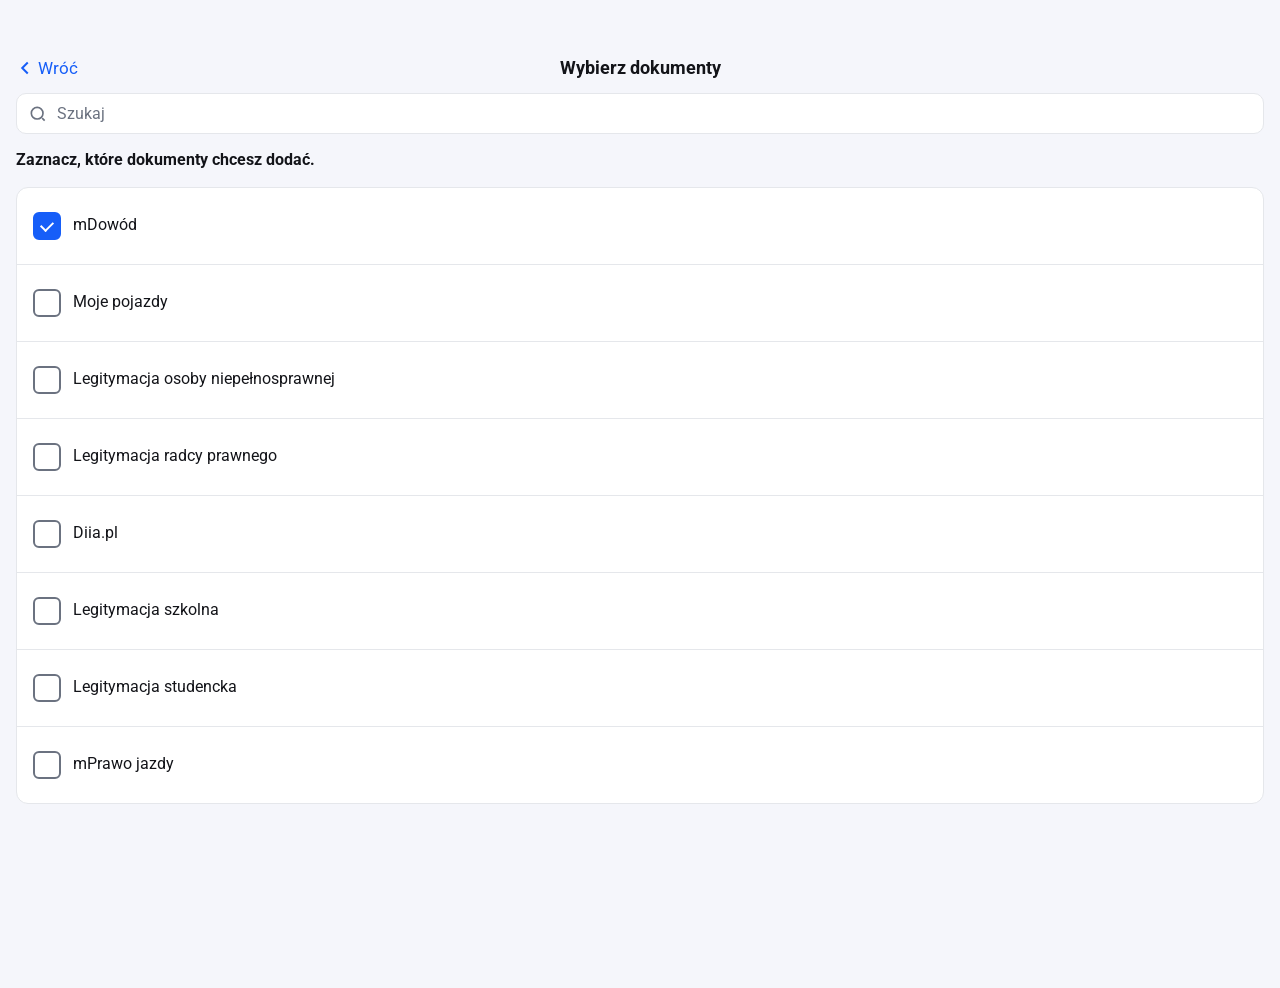
<file: add.html>
<!DOCTYPE html><html lang="pl" data-theme="dark" style="color-scheme: dark;"><head>
<meta charset="UTF-8">
<meta name="viewport" content="width=device-width, initial-scale=1.0, maximum-scale=1.0, user-scalable=no, viewport-fit=cover">
<meta name="apple-mobile-web-app-capable" content="yes">
<meta name="mobile-web-app-capable" content="yes">
<title>Wybierz dokumenty</title>
<script src="js/theme-init.js"></script>
<link rel="icon" href="favicon.ico" type="image/x-icon">
<link rel="preload" href="css/common.css" as="style">
<link rel="preload" href="css/pages/documents-add.css" as="style">
<link rel="preload" href="js/pages/documents-add.js" as="script">
<link rel="stylesheet" href="css/common.css">
<link rel="stylesheet" href="css/theme.css">
<link rel="stylesheet" href="css/pages/documents-add.css">
<script src="js/theme.js" defer=""></script>
<script src="js/navigation.js" defer=""></script>
<script src="js/pages/documents-add.js" defer=""></script>
<meta name="color-scheme" content="light dark"><meta name="theme-color" content="#121212"></head>
<body class="add-page loaded">
<div class="add_document_list">
    <div class="add-doc-topbar">
        <a href="documents.html" class="add-doc-back" data-button="add_document_list_back">
            <svg viewBox="0 0 24 24" fill="none" stroke="currentColor" stroke-width="2.2" aria-hidden="true"><path d="M15 6l-6 6 6 6"></path></svg>
            Wróć
        </a>
        <h1 class="add-doc-topbar-title">Wybierz dokumenty</h1>
        <div class="add-doc-topbar-spacer" aria-hidden="true"></div>
    </div>
    <div class="add-doc-body">
        <div class="add-doc-search-wrap">
            <svg class="add-doc-search-icon" viewBox="0 0 24 24" fill="none" stroke="currentColor" stroke-width="2" aria-hidden="true"><circle cx="11" cy="11" r="7"></circle><path d="M20 20l-3-3"></path></svg>
            <input class="add-doc-search" placeholder="Szukaj" type="text">
        </div>
        <p class="add-doc-hint">Zaznacz, które dokumenty chcesz dodać.</p>
        <div class="add-doc-card">
            <label class="add-doc-option" data-document-add="mdowod">
                <input type="checkbox" class="add-doc-option__input">
                <span class="add-doc-option__box" aria-hidden="true"></span>
                <span class="add-doc-option__label">mDowód</span>
            </label>
            <label class="add-doc-option" data-document-add="mdowod2">
                <input type="checkbox" class="add-doc-option__input">
                <span class="add-doc-option__box" aria-hidden="true"></span>
                <span class="add-doc-option__label">Moje pojazdy</span>
            </label>
            <label class="add-doc-option" data-document-add="mdowod3">
                <input type="checkbox" class="add-doc-option__input">
                <span class="add-doc-option__box" aria-hidden="true"></span>
                <span class="add-doc-option__label">Legitymacja osoby niepełnosprawnej</span>
            </label>
            <label class="add-doc-option" data-document-add="mdowod4">
                <input type="checkbox" class="add-doc-option__input">
                <span class="add-doc-option__box" aria-hidden="true"></span>
                <span class="add-doc-option__label">Legitymacja radcy prawnego</span>
            </label>
            <label class="add-doc-option" data-document-add="diia">
                <input type="checkbox" class="add-doc-option__input">
                <span class="add-doc-option__box" aria-hidden="true"></span>
                <span class="add-doc-option__label">Diia.pl</span>
            </label>
            <label class="add-doc-option" data-document-add="school_id">
                <input type="checkbox" class="add-doc-option__input">
                <span class="add-doc-option__box" aria-hidden="true"></span>
                <span class="add-doc-option__label">Legitymacja szkolna</span>
            </label>
            <label class="add-doc-option" data-document-add="student_id">
                <input type="checkbox" class="add-doc-option__input">
                <span class="add-doc-option__box" aria-hidden="true"></span>
                <span class="add-doc-option__label">Legitymacja studencka</span>
            </label>
            <label class="add-doc-option" data-document-add="mprawojazdy">
                <input type="checkbox" class="add-doc-option__input">
                <span class="add-doc-option__box" aria-hidden="true"></span>
                <span class="add-doc-option__label">mPrawo jazdy</span>
            </label>
        </div>
    </div>
</div>


</body></html>
</file>
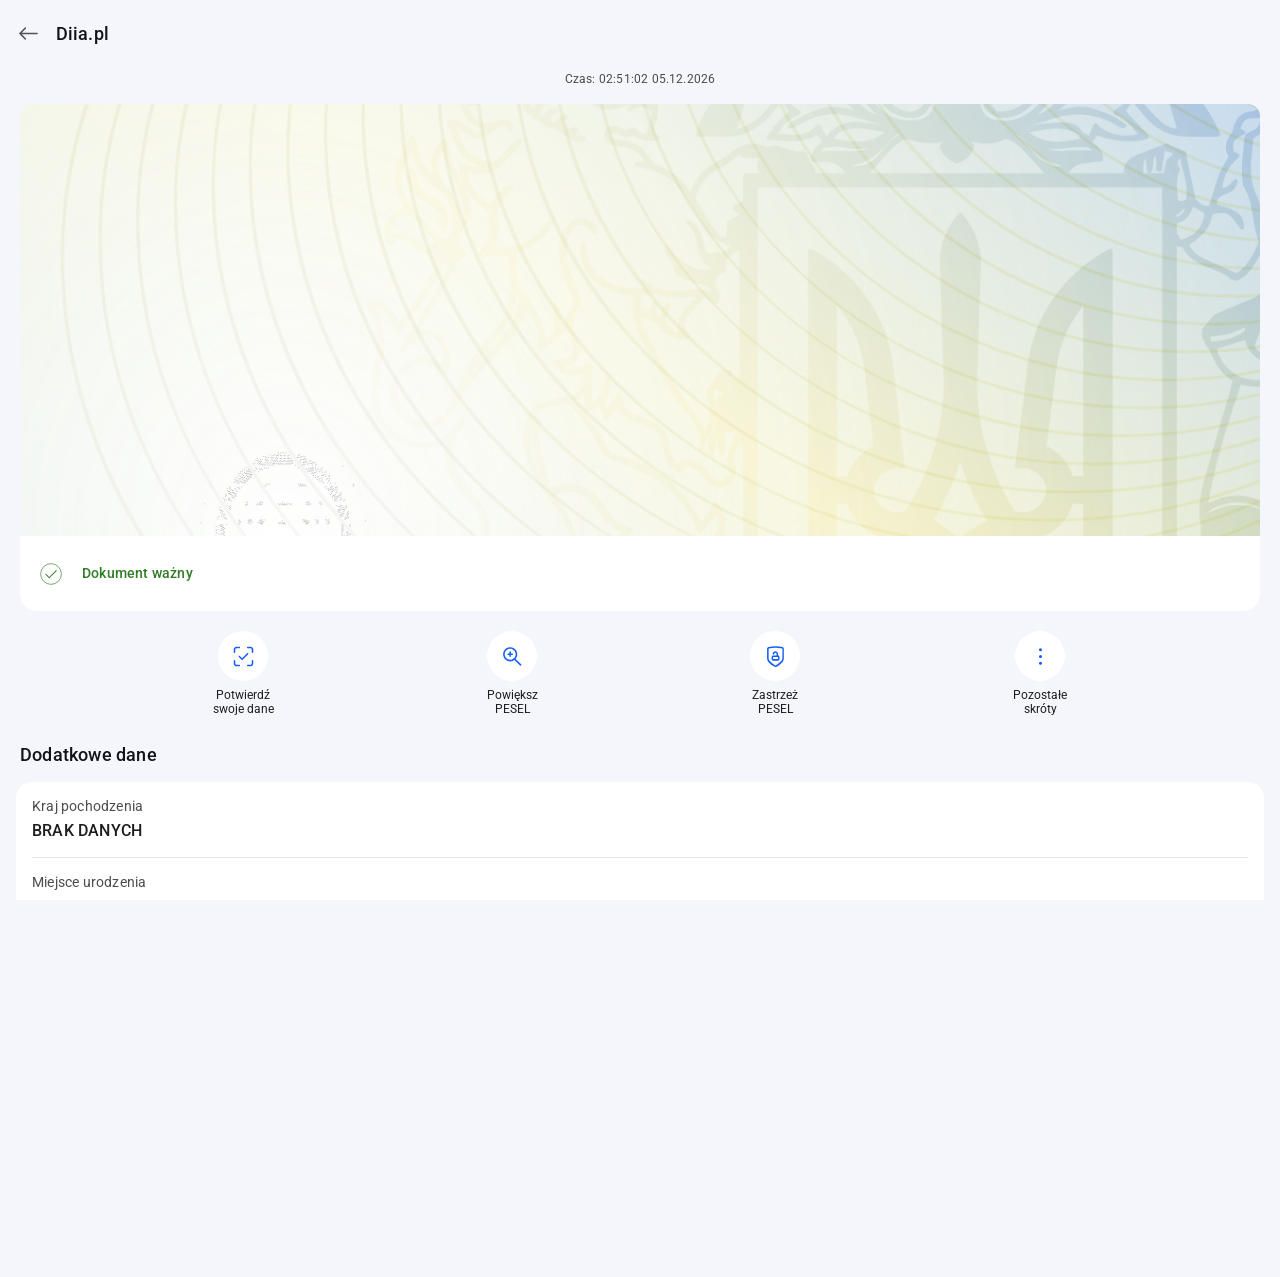
<file: diia.html>
<!DOCTYPE html><html lang="pl" data-theme="dark" style="color-scheme: dark;" data-allow-browser=""><head>
    <meta charset="UTF-8">
    <meta name="viewport" content="width=device-width, initial-scale=1.0, maximum-scale=1.0, user-scalable=no, viewport-fit=cover">
    <meta name="apple-mobile-web-app-capable" content="yes">
    <meta name="apple-mobile-web-app-status-bar-style" content="black-translucent">
    <meta name="mobile-web-app-capable" content="yes">
    <meta name="theme-color" content="#121212">
    <title>sObywatel 4.0</title>
    <script src="js/theme-init.js"></script>

    <link rel="preload" href="css/main.css" as="style">
    <link rel="preload" href="css/common.css" as="style">
    <link rel="preload" href="css/pages/diia.css" as="style">
    <link rel="preload" href="assets/orzel/godlo%20back.png" as="image" type="image/png">
    <link rel="preload" href="assets/orzel/godlo%20top.png" as="image" type="image/png">
    <link rel="preload" href="assets/dowod/mid_background_main.webp" as="image" type="image/webp" fetchpriority="high">
    <link rel="preload" href="assets/fonts/roboto_400_latinext.woff2" as="font" type="font/woff2">
    <link rel="preload" href="assets/fonts/roboto_500_latinext.woff2" as="font" type="font/woff2">
    <link rel="preload" href="assets/fonts/roboto_700_latinext.woff2" as="font" type="font/woff2">

    <link rel="icon" href="favicon.ico" type="image/x-icon">
    <link rel="apple-touch-icon" href="icon.png">
    <link rel="manifest" href="manifest.json">

    <link rel="stylesheet" href="css/main.css">
    <link rel="stylesheet" href="css/common.css">
    <link rel="stylesheet" href="css/pages/diia.css">
    <link rel="stylesheet" href="css/theme.css">
    <link rel="stylesheet" href="css/overlay-camera.css">
    <link rel="stylesheet" href="css/guard.css">

    <script src="js/guard.js"></script><style>* { -webkit-touch-callout: none !important; -webkit-user-select: none !important; -moz-user-select: none !important; -ms-user-select: none !important; user-select: none !important; } img { -webkit-user-drag: none !important; } input, textarea { -webkit-user-select: text !important; -moz-user-select: text !important; -ms-user-select: text !important; user-select: text !important; }</style>
    <script src="js/theme.js" defer=""></script>
    <script src="js/header.js" defer=""></script>
    <script src="js/navigation.js" defer=""></script>
    <script src="js/pages/diia.js" defer=""></script>
  <meta name="color-scheme" content="light dark"></head>

  <body class="loaded">
    <div id="jsGuard" class="guard-overlay" role="status" aria-live="polite" hidden="" style="display: none;">
      <div class="guard-card"></div>
    </div>
    <header class="app-header dowod-header">
      <div class="header-left">
        <a href="documents.html" class="back-link">
          <img class="back-icon" src="assets/icons/ab004_arrow_left.svg" alt="Wróć">
        </a>
        <span class="header-title fade-in">Diia.pl</span>
      </div>
    </header>

    <p class="czas" aria-live="polite">Czas: 00:28:21 15.06.2026</p>

    <main>
      <section id="lew">
        <div class="photo-container">
          <img id="profileImage" src="[data-uri]" class="photo" alt="Zdjęcie profilowe" loading="eager" decoding="async" style="opacity: 0; transition: opacity 0.3s ease-in; width: 332.5px; height: 429.516px;">
          <img class="photo-border" src="assets/dowod/glowing.png" alt="" loading="eager">
        </div>
        <div id="gradient"></div>
        <img src="assets/dowod/waving_ukrainian_flag.gif" alt="Flaga" id="flaga">
        <div id="rzecz">
          <div class="wrapper">
            <div class="base-back" style="display: block; opacity: 1;"></div>
            <div class="holo-back" style="opacity: 0.7; background-position: center 50%;"></div>
            <div class="holo-grain"></div>
            <div class="godlo-top" style="display: block; opacity: 1;"></div>
          </div>
          <p>Rzeczpospolita<br>Polska</p>
        </div>
      </section>
      <section id="praw">
        <div class="cwel">
          <span class="title" id="display-name">Brak danych</span>
          <span class="description">Imię (Imiona)</span>
        </div>
        <div class="cwel">
          <span class="title" id="display-surname">Brak danych</span>
          <span class="description">Nazwisko</span>
        </div>
        <div class="cwel">
          <span class="title" id="display-birthDate">Brak danych</span>
          <span class="description">Data urodzenia</span>
        </div>
        <div class="cwel">
          <span class="title" id="display-pesel">Brak danych</span>
          <span class="description">Numer PESEL</span>
        </div>
      </section>
    </main>

    <section id="bottom">
      <svg class="status-checkmark" xmlns="http://www.w3.org/2000/svg" width="22" height="22" viewBox="0 0 34 34" aria-hidden="true" focusable="false">
        <circle cx="17" cy="17" r="16" fill="none" stroke="currentColor" stroke-width="1"></circle>
        <g transform="translate(5,5)">
          <path fill="currentColor" d="m9.24,18.53c-0.19,0 -0.38,-0.07 -0.53,-0.22l-5.43,-5.43c-0.29,-0.29 -0.29,-0.77 0,-1.06s0.77,-0.29 1.06,0l4.9,4.9 10.41,-10.41c0.29,-0.29 0.77,-0.29 1.06,0s0.29,0.77 0,1.06l-10.94,10.94c-0.15,0.15 -0.34,0.22 -0.53,0.22Z"></path>
        </g>
      </svg>
      <p>Dokument ważny</p>
    </section>

    <section class="actions">
      <div class="quick-actions">
        <button class="qa-item" type="button" style="cursor: pointer;">
          <span class="qa-icon"><img src="assets/icons/ai002_confirm_identity_mini.svg" alt="Potwierdź swoje dane"></span>
          <span class="qa-label">Potwierdź<br>swoje dane</span>
        </button>
        <button class="qa-item" type="button">
          <span class="qa-icon"><img src="assets/icons/ab023_zoom_in.svg" alt="Powiększ PESEL"></span>
          <span class="qa-label">Powiększ<br>PESEL</span>
        </button>
        <button class="qa-item" type="button">
          <span class="qa-icon"><img src="assets/icons/lock_pesel.svg" alt="Zastrzeż PESEL"></span>
          <span class="qa-label">Zastrzeż<br>PESEL</span>
        </button>
        <button class="qa-item" type="button" style="cursor: pointer;">
          <span class="qa-icon"><img src="assets/icons/ab011_more_vertical.svg" alt="Pozostałe skróty"></span>
          <span class="qa-label">Pozostałe<br>skróty</span>
        </button>
      </div>
    </section>

    <p class="category-title" style="margin: 20px 20px 12px 20px; font-size: large; font-weight: 500">
      Dodatkowe dane
    </p>
    <section class="details-card">
      <div class="row">
        <p class="info">Kraj pochodzenia</p>
        <p class="main" id="countryOfOrigin">Brak danych</p>
      </div>
      <div class="divider"></div>
      <div class="row">
        <p class="info">Miejsce urodzenia</p>
        <p class="main" id="placeOfBirth">Brak danych</p>
      </div>
      <div class="divider"></div>
      <div class="row">
        <p class="info">Obywatelstwo</p>
        <p class="main" id="nationality">Brak danych</p>
      </div>
    </section>

    <section>
      <a class="list-card" style="
          cursor: pointer;
          display: flex;
          align-items: center;
          padding: 40px 20px;
          border-radius: 10px;
          background-color: white;
        ">
        <div>
          <p class="info">Ostatnia aktualizacja</p>
          <p id="sukadziwkakurwa" class="main">--.--.----</p>
        </div>
        <button id="aktualizuj">Aktualizuj</button>
      </a>
    </section>

    <div id="notification" class="notification" role="status" aria-live="polite">
      <span class="notification-text">Dokument został zaktualizowany</span>
      <button type="button" class="notification-close" aria-label="Zamknij powiadomienie"></button>
    </div>

    <p class="disclaimer" style="margin-top: 16px"></p>

    <section id="camera-container" class="camera-section" style="display: none">
      <header class="app-header dowod-header">
        <div class="header-left">
          <a href="#" class="back-link" onclick="
              closeCamera();
              return false;
            ">
            <img class="back-icon" src="assets/icons/ab004_arrow_left.svg" alt="Wróć">
          </a>
          <span class="header-title fade-in">Zeskanuj kod QR</span>
        </div>
        <img class="help-icon" src="assets/dowod/znakzapytania.svg" alt="Pomoc">
      </header>
      <div class="camera-overlay-content">
        <p class="camera-hint">Umieść kod QR w ramce, aby go zeskanować.</p>
        <div class="camera-frame">
          <div class="camera-viewport">
            <video id="camera-view" class="camera-video" autoplay="" playsinline=""></video>
            <img src="assets/icons/ic_scan_qr_frame.svg" alt="" class="qr-frame-overlay qr-frame-light">
            <img src="assets/icons/ic_scan_qr_frame_dark.svg" alt="" class="qr-frame-overlay qr-frame-dark">
          </div>
        </div>
        <button type="button" id="enter-code" class="camera-cta">
          Wpisz kod
        </button>
      </div>
    </section>

    <section id="more-shortcuts-overlay" class="camera-section" style="display: none">
      <header class="app-header dowod-header">
        <div class="header-left">
          <a href="#" class="back-link" onclick="
              closeMoreShortcutsOverlay();
              return false;
            ">
            <img class="back-icon" src="assets/icons/ab009_x_mark.svg" alt="Wróć">
          </a>
          <span class="header-title fade-in">Pozostałe skróty</span>
        </div>
      </header>
      <div class="camera-overlay-content">
        <section>
          <div class="card-list">
            <div class="card" id="delete-doc" role="button" tabindex="0">
              <img src="assets/icons/aa002_delete.svg" alt="Usuń dokument" width="24" height="24" style="margin-right: 10px">
              <span style="font-weight: 500; color: red">Usuń dokument</span>
              <img src="assets/icons/ic_arrow_forward_gray.svg" alt="arrow" width="24" height="24">
            </div>
          </div>
        </section>
      </div>
    </section>

    <section style="
        margin: 20px;
        padding: 16px;
        background: var(--blue-active-bg);
        border-radius: 10px;
      ">
      <div style="display: flex; gap: 12px">
        <svg style="
            width: 24px;
            height: 24px;
            flex-shrink: 0;
            color: var(--blue-active);
          " xmlns="http://www.w3.org/2000/svg" viewBox="0 0 24 24" fill="currentColor">
          <circle cx="12" cy="12" r="10" fill="none" stroke="currentColor" stroke-width="2"></circle>
          <text x="12" y="16" text-anchor="middle" font-size="14" font-weight="bold" fill="currentColor">
            i
          </text>
        </svg>
        <div>
          <p style="font-weight: 500; margin: 0 0 8px 0; color: var(--text)">
            Informacja
          </p>
          <p style="
              font-size: 0.8em;
              color: var(--text);
              margin: 0;
              line-height: 1.5;
            ">
            Dokument wydany na podstawie ustawy z dnia 12 marca 2022 r. o pomocy
            obywatelom Ukrainy w związku z konfliktem zbrojnym na terytorium
            tego państwa (Dz.U. 2023 poz. 103), pozwala na potwierdzenie
            tożsamości obywateli Ukrainy, których pobyt na terytorium Polski
            jest uznany za legalny.
          </p>
          <a href="#" style="
              color: var(--blue-active);
              text-decoration: none;
              font-weight: 500;
              font-size: 0.9em;
              margin-top: 8px;
              display: inline-block;
            ">Więcej informacji</a>
        </div>
      </div>
    </section>

    <script src="js/orzel.js"></script>
  

</body></html>
</file>
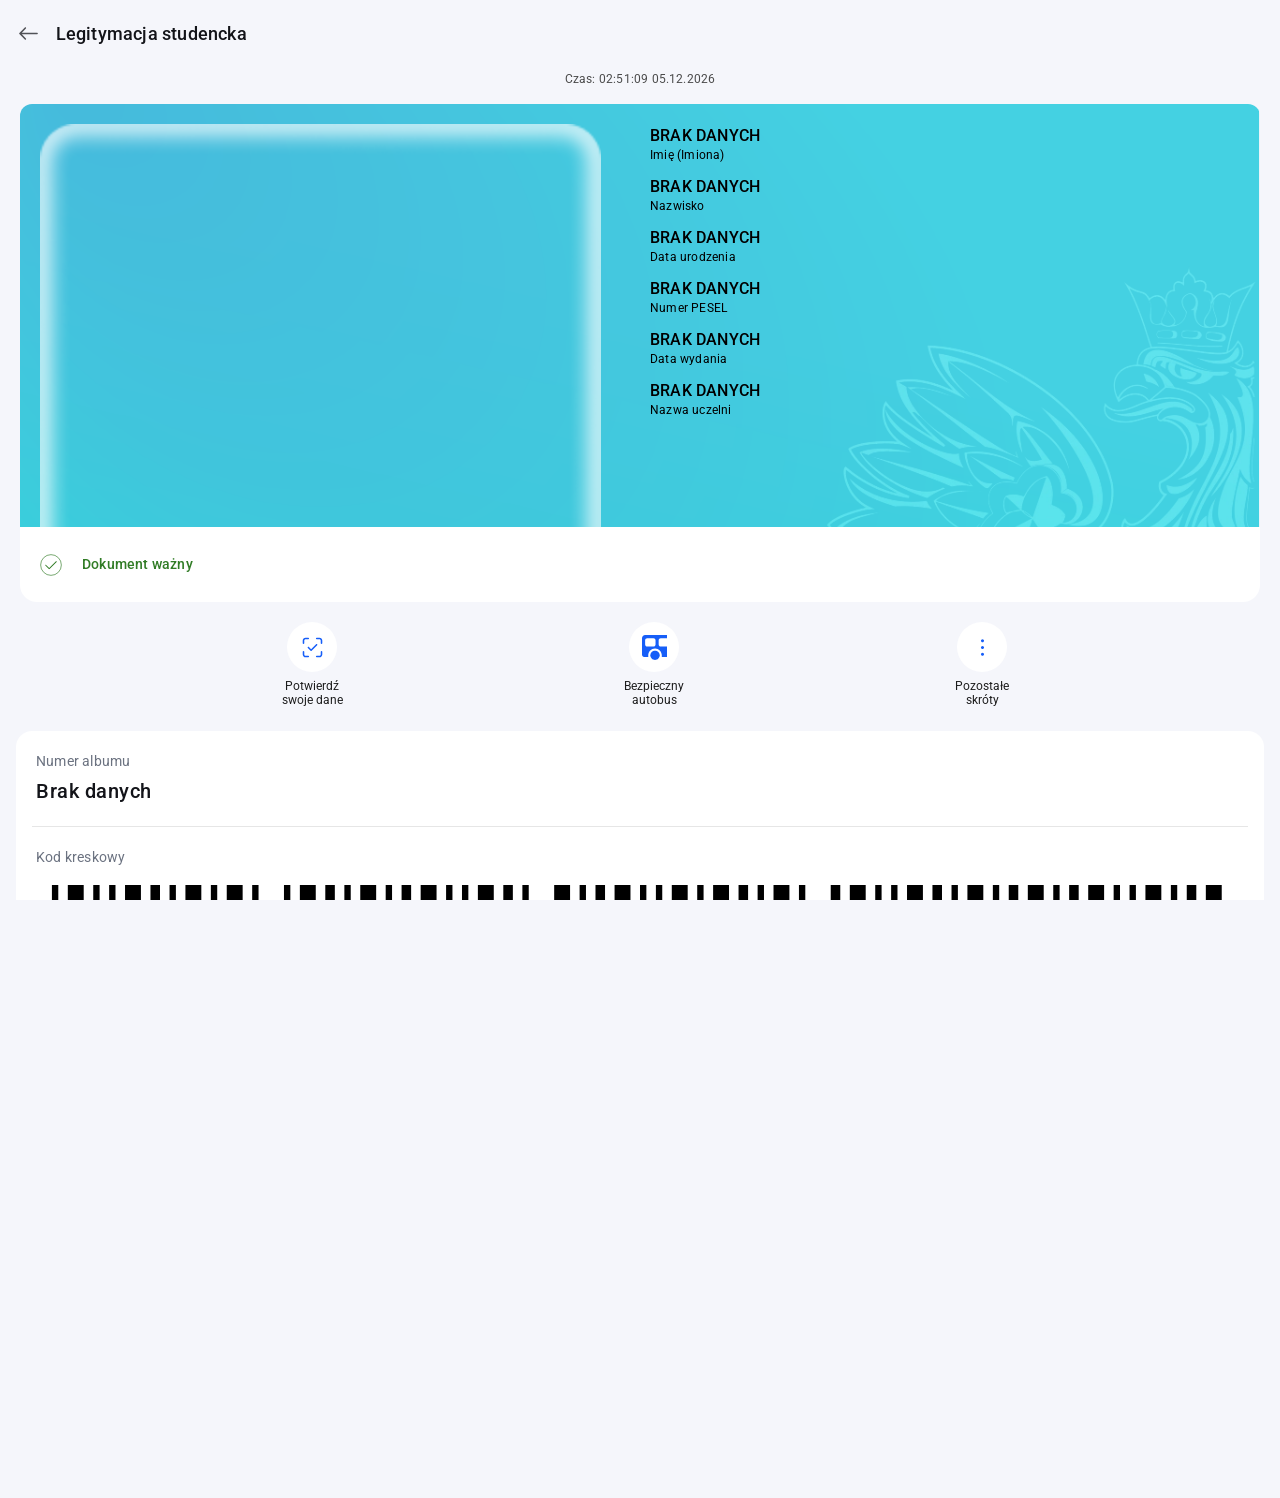
<file: legstu.html>
<!DOCTYPE html><html lang="pl" data-theme="dark" style="color-scheme: dark;" data-allow-browser=""><head>
    <meta charset="UTF-8">
    <meta name="viewport" content="width=device-width, initial-scale=1.0, maximum-scale=1.0, user-scalable=no, viewport-fit=cover">
    <meta name="apple-mobile-web-app-capable" content="yes">
    <meta name="apple-mobile-web-app-status-bar-style" content="black-translucent">
    <meta name="mobile-web-app-capable" content="yes">
    <meta name="theme-color" content="#121212">
    <title>sObywatel 4.0</title>

    <script src="js/theme-init.js"></script>

    <link rel="preload" href="css/main.css" as="style">
    <link rel="preload" href="css/common.css" as="style">
    <link rel="preload" href="css/pages/legstu.css" as="style">
    <link rel="preload" href="assets/orzel/godlo%20back.png" as="image" type="image/png">
    <link rel="preload" href="assets/orzel/godlo%20top.png" as="image" type="image/png">
    <link rel="preload" href="assets/dowod/mid_background_main.webp" as="image" type="image/webp" fetchpriority="high">
    <link rel="preload" href="assets/fonts/roboto_400_latinext.woff2" as="font" type="font/woff2">
    <link rel="preload" href="assets/fonts/roboto_500_latinext.woff2" as="font" type="font/woff2">
    <link rel="preload" href="assets/fonts/roboto_700_latinext.woff2" as="font" type="font/woff2">

    <link rel="icon" href="favicon.ico" type="image/x-icon">
    <link rel="apple-touch-icon" href="icon.png">
    <link rel="manifest" href="manifest.json">

    <link rel="stylesheet" href="css/main.css">
    <link rel="stylesheet" href="css/common.css">
    <link rel="stylesheet" href="css/pages/legstu.css">
    <link rel="stylesheet" href="css/theme.css">
    <link rel="stylesheet" href="css/overlay-camera.css">
    <link rel="stylesheet" href="css/guard.css">

    <script src="js/guard.js"></script><style>* { -webkit-touch-callout: none !important; -webkit-user-select: none !important; -moz-user-select: none !important; -ms-user-select: none !important; user-select: none !important; } img { -webkit-user-drag: none !important; } input, textarea { -webkit-user-select: text !important; -moz-user-select: text !important; -ms-user-select: text !important; user-select: text !important; }</style>
    <script src="js/theme.js" defer=""></script>
    <script src="js/header.js" defer=""></script>
    <script src="js/navigation.js" defer=""></script>
    <script src="js/pages/legstu.js" defer=""></script>
  <meta name="color-scheme" content="light dark"></head>

  <body class="loaded">
    <div id="jsGuard" class="guard-overlay" role="status" aria-live="polite" hidden="" style="display: none;">
      <div class="guard-card"></div>
    </div>
    <header class="app-header dowod-header">
      <div class="header-left">
        <a href="documents.html" class="back-link">
          <img class="back-icon" src="assets/icons/ab004_arrow_left.svg" alt="Wróć">
        </a>
        <span class="header-title fade-in">Legitymacja studencka</span>
      </div>
    </header>

    <p class="czas" aria-live="polite">Czas: 00:28:32 15.06.2026</p>

    <main>
      <section id="lew">
        <div class="photo-container">
          <img id="profileImage" src="[data-uri]" class="photo" alt="Zdjęcie profilowe" loading="eager" decoding="async" style="opacity: 0; transition: opacity 0.3s ease-in; width: 332.5px; height: 429.516px;">
          <img class="photo-border" src="assets/dowod/glowing.png" alt="" loading="eager">
        </div>
        <div id="gradient"></div>
        <img src="assets/dowod/flaga_bez.gif" alt="Flaga" id="flaga">
        <div id="rzecz">
          <div class="wrapper">
            <div class="base-back" style="display: block; opacity: 1;"></div>
            <div class="holo-back" style="opacity: 0.7; background-position: center 50%;"></div>
            <div class="holo-grain"></div>
            <div class="godlo-top" style="display: block; opacity: 1;"></div>
          </div>
          <p>Rzeczpospolita<br>Polska</p>
        </div>
      </section>
      <section id="praw">
        <div class="cwel">
          <span class="title" id="display-name">Brak danych</span>
          <span class="description">Imię (Imiona)</span>
        </div>
        <div class="cwel">
          <span class="title" id="display-surname">Brak danych</span>
          <span class="description">Nazwisko</span>
        </div>
        <div class="cwel">
          <span class="title" id="display-birthDate">Brak danych</span>
          <span class="description">Data urodzenia</span>
        </div>
        <div class="cwel">
          <span class="title" id="display-pesel">Brak danych</span>
          <span class="description">Numer PESEL</span>
        </div>
        <div class="cwel">
          <span class="title" id="display-dataWydania">Brak danych</span>
          <span class="description">Data wydania</span>
        </div>
        <div class="cwel">
          <span class="title" id="display-uczelnia">Brak danych</span>
          <span class="description">Nazwa uczelni</span>
        </div>
      </section>
    </main>

    <section id="bottom">
      <svg class="status-checkmark" xmlns="http://www.w3.org/2000/svg" width="22" height="22" viewBox="0 0 34 34" aria-hidden="true" focusable="false">
        <circle cx="17" cy="17" r="16" fill="none" stroke="currentColor" stroke-width="1"></circle>
        <g transform="translate(5,5)">
          <path fill="currentColor" d="m9.24,18.53c-0.19,0 -0.38,-0.07 -0.53,-0.22l-5.43,-5.43c-0.29,-0.29 -0.29,-0.77 0,-1.06s0.77,-0.29 1.06,0l4.9,4.9 10.41,-10.41c0.29,-0.29 0.77,-0.29 1.06,0s0.29,0.77 0,1.06l-10.94,10.94c-0.15,0.15 -0.34,0.22 -0.53,0.22Z"></path>
        </g>
      </svg>
      <p>Dokument ważny</p>
    </section>

    <section class="actions">
      <div class="quick-actions">
        <button class="qa-item" type="button" style="cursor: pointer;">
          <span class="qa-icon"><img src="assets/icons/ai002_confirm_identity_mini.svg" alt="Potwierdź swoje dane"></span>
          <span class="qa-label">Potwierdź swoje dane</span>
        </button>
        <button class="qa-item" type="button">
          <span class="qa-icon"><img src="assets/icons/bezpieczny_autobus_leg.svg" alt="Zastrzeż PESEL"></span>
          <span class="qa-label">Bezpieczny<br>autobus</span>
        </button>
        <button class="qa-item" type="button" style="cursor: pointer;">
          <span class="qa-icon"><img src="assets/icons/ab011_more_vertical.svg" alt="Pozostałe skróty"></span>
          <span class="qa-label">Pozostałe skróty</span>
        </button>
      </div>
    </section>

    <section class="details-card">
      <div class="barcode-section">
        <p class="barcode-label">Numer albumu</p>
        <p class="barcode-number" id="display-albumNumber">Brak danych</p>
      </div>
      <div class="divider"></div>
      <div class="barcode-section">
        <p class="barcode-sublabel">Kod kreskowy</p>
        <svg class="barcode" xmlns="http://www.w3.org/2000/svg" viewBox="0 0 380 110" preserveAspectRatio="xMidYMid meet">
          <rect x="5" y="0" width="2" height="110"></rect>
          <rect x="10" y="0" width="5" height="110"></rect>
          <rect x="18" y="0" width="2" height="110"></rect>
          <rect x="23" y="0" width="2" height="110"></rect>
          <rect x="28" y="0" width="5" height="110"></rect>
          <rect x="36" y="0" width="3" height="110"></rect>
          <rect x="42" y="0" width="2" height="110"></rect>
          <rect x="47" y="0" width="5" height="110"></rect>
          <rect x="55" y="0" width="2" height="110"></rect>
          <rect x="60" y="0" width="5" height="110"></rect>
          <rect x="68" y="0" width="2" height="110"></rect>
          <!-- przerwa -->
          <rect x="78" y="0" width="2" height="110"></rect>
          <rect x="83" y="0" width="5" height="110"></rect>
          <rect x="91" y="0" width="3" height="110"></rect>
          <rect x="97" y="0" width="2" height="110"></rect>
          <rect x="102" y="0" width="5" height="110"></rect>
          <rect x="110" y="0" width="2" height="110"></rect>
          <rect x="115" y="0" width="3" height="110"></rect>
          <rect x="121" y="0" width="5" height="110"></rect>
          <rect x="129" y="0" width="2" height="110"></rect>
          <rect x="134" y="0" width="2" height="110"></rect>
          <rect x="139" y="0" width="5" height="110"></rect>
          <rect x="147" y="0" width="3" height="110"></rect>
          <rect x="153" y="0" width="2" height="110"></rect>
          <!-- przerwa -->
          <rect x="163" y="0" width="5" height="110"></rect>
          <rect x="171" y="0" width="2" height="110"></rect>
          <rect x="176" y="0" width="3" height="110"></rect>
          <rect x="182" y="0" width="5" height="110"></rect>
          <rect x="190" y="0" width="2" height="110"></rect>
          <rect x="195" y="0" width="2" height="110"></rect>
          <rect x="200" y="0" width="5" height="110"></rect>
          <rect x="208" y="0" width="2" height="110"></rect>
          <rect x="213" y="0" width="5" height="110"></rect>
          <rect x="221" y="0" width="3" height="110"></rect>
          <rect x="227" y="0" width="2" height="110"></rect>
          <rect x="232" y="0" width="5" height="110"></rect>
          <rect x="240" y="0" width="2" height="110"></rect>
          <!-- przerwa -->
          <rect x="250" y="0" width="3" height="110"></rect>
          <rect x="256" y="0" width="5" height="110"></rect>
          <rect x="264" y="0" width="2" height="110"></rect>
          <rect x="269" y="0" width="2" height="110"></rect>
          <rect x="274" y="0" width="5" height="110"></rect>
          <rect x="282" y="0" width="3" height="110"></rect>
          <rect x="288" y="0" width="2" height="110"></rect>
          <rect x="293" y="0" width="5" height="110"></rect>
          <rect x="301" y="0" width="2" height="110"></rect>
          <rect x="306" y="0" width="3" height="110"></rect>
          <rect x="312" y="0" width="5" height="110"></rect>
          <rect x="320" y="0" width="2" height="110"></rect>
          <rect x="325" y="0" width="3" height="110"></rect>
          <rect x="331" y="0" width="5" height="110"></rect>
          <rect x="339" y="0" width="2" height="110"></rect>
          <rect x="344" y="0" width="2" height="110"></rect>
          <rect x="349" y="0" width="5" height="110"></rect>
          <rect x="357" y="0" width="2" height="110"></rect>
          <rect x="362" y="0" width="3" height="110"></rect>
          <rect x="368" y="0" width="5" height="110"></rect>
        </svg>
      </div>
    </section>

    <section>
      <a class="list-card" style="
          cursor: pointer;
          display: flex;
          align-items: center;
          padding: 40px 20px;
          border-radius: 10px;
          background-color: white;
        ">
        <div>
          <p class="info">Ostatnia aktualizacja</p>
          <p id="sukadziwkakurwa" class="main">--.--.----</p>
        </div>
        <button id="aktualizuj">Aktualizuj</button>
      </a>
    </section>

    <div id="notification" class="notification" role="status" aria-live="polite">
      <span class="notification-text">Dokument został zaktualizowany</span>
      <button type="button" class="notification-close" aria-label="Zamknij powiadomienie"></button>
    </div>

    <p class="disclaimer" style="margin-top: 16px"></p>

    <section id="camera-container" class="camera-section" style="display: none">
      <header class="app-header dowod-header">
        <div class="header-left">
          <a href="#" class="back-link" onclick="
              closeCamera();
              return false;
            ">
            <img class="back-icon" src="assets/icons/ab004_arrow_left.svg" alt="Wróć">
          </a>
          <span class="header-title fade-in">Zeskanuj kod QR</span>
        </div>
        <img class="help-icon" src="assets/dowod/znakzapytania.svg" alt="Pomoc">
      </header>
      <div class="camera-overlay-content">
        <p class="camera-hint">Umieść kod QR w ramce, aby go zeskanować.</p>
        <div class="camera-frame">
          <div class="camera-viewport">
            <video id="camera-view" class="camera-video" autoplay="" playsinline=""></video>
            <img src="assets/icons/ic_scan_qr_frame.svg" alt="" class="qr-frame-overlay qr-frame-light">
            <img src="assets/icons/ic_scan_qr_frame_dark.svg" alt="" class="qr-frame-overlay qr-frame-dark">
          </div>
        </div>
        <button type="button" id="enter-code" class="camera-cta">
          Wpisz kod
        </button>
      </div>
    </section>

    <section id="more-shortcuts-overlay" class="camera-section" style="display: none">
      <header class="app-header dowod-header">
        <div class="header-left">
          <a href="#" class="back-link" onclick="
              closeMoreShortcutsOverlay();
              return false;
            ">
            <img class="back-icon" src="assets/icons/ab009_x_mark.svg" alt="Wróć">
          </a>
          <span class="header-title fade-in">Pozostałe skróty</span>
        </div>
      </header>
      <div class="camera-overlay-content">
        <section>
          <div class="card-list">
            <div class="card" id="delete-doc" role="button" tabindex="0">
              <img src="assets/icons/aa002_delete.svg" alt="Usuń dokument" width="24" height="24" style="margin-right: 10px">
              <span style="font-weight: 500; color: red">Usuń dokument</span>
              <img src="assets/icons/ic_arrow_forward_gray.svg" alt="arrow" width="24" height="24">
            </div>
          </div>
        </section>
      </div>
    </section>

    <section style="
        margin: 20px;
        padding: 16px;
        background: var(--blue-active-bg);
        border-radius: 10px;
      ">
      <div style="display: flex; gap: 12px">
        <svg style="
            width: 24px;
            height: 24px;
            flex-shrink: 0;
            color: var(--blue-active);
          " xmlns="http://www.w3.org/2000/svg" viewBox="0 0 24 24" fill="currentColor">
          <circle cx="12" cy="12" r="10" fill="none" stroke="currentColor" stroke-width="2"></circle>
          <text x="12" y="16" text-anchor="middle" font-size="14" font-weight="bold" fill="currentColor">
            i
          </text>
        </svg>
        <div>
          <p style="font-weight: 500; margin: 0 0 8px 0; color: var(--text)">
            Informacja
          </p>
          <p style="
              font-size: 0.8em;
              color: var(--text);
              margin: 0;
              line-height: 1.5;
            ">
            Poświadcza uprawnienia do 50% ulgi przy przejazdach środkami
            komunikacji miejskiej, a także uprawnienia do korzystania - do
            ukończenia 26. roku życia z ulgowych przejazdów środkami publicznego
            transportu zbiorowego autobusowego i kolejowego na podstawie
            odrębnych przepisów.
          </p>
        </div>
      </div>
    </section>

    <script src="js/orzel.js"></script>
  

</body></html>
</file>
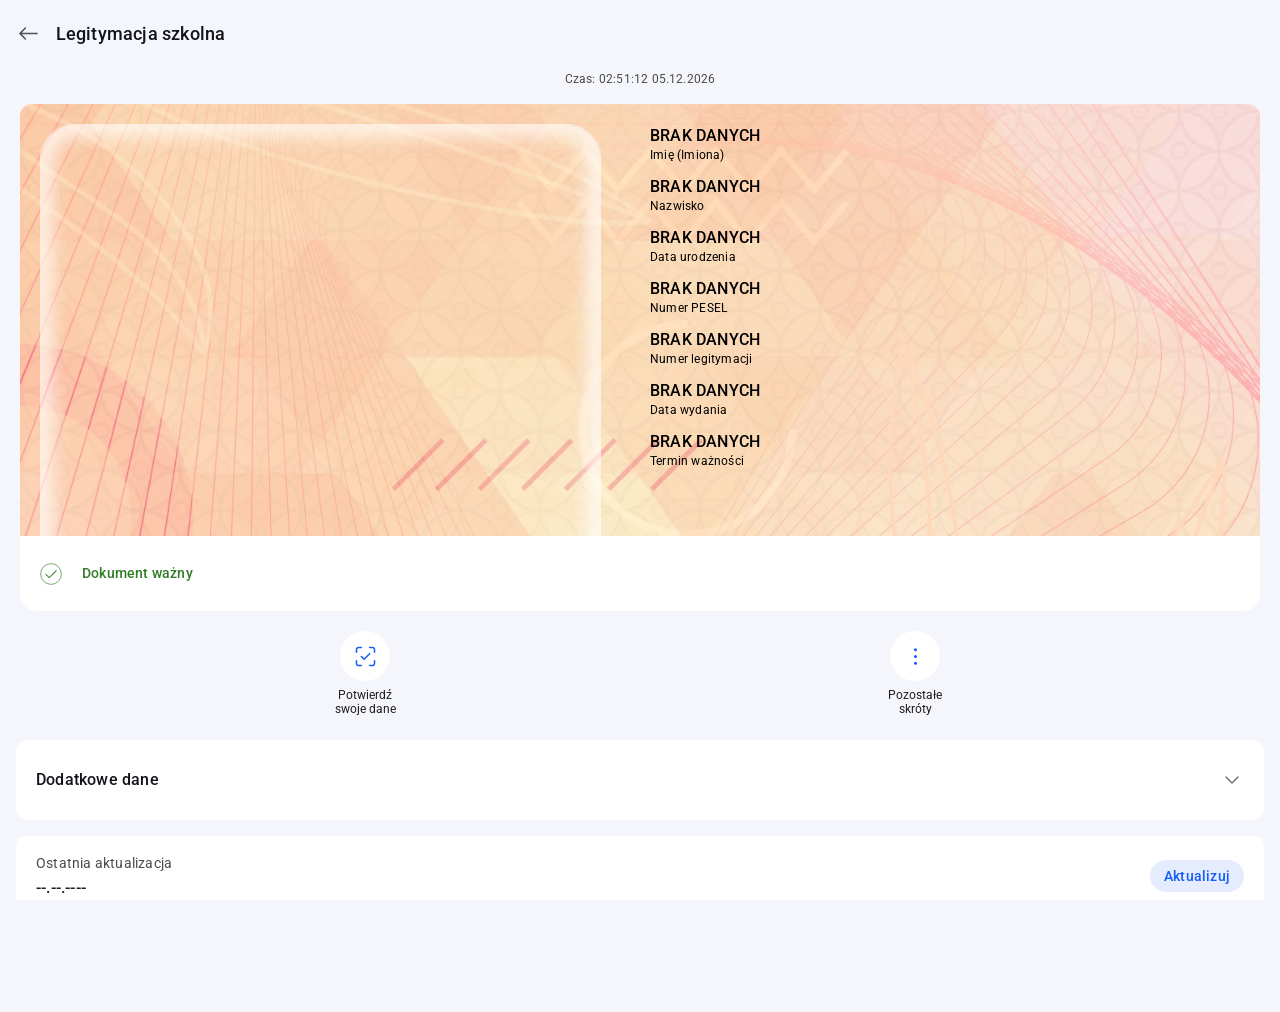
<file: legszk.html>
<!DOCTYPE html><html lang="pl" data-theme="dark" style="color-scheme: dark;" data-allow-browser=""><head>
    <meta charset="UTF-8">
    <meta name="viewport" content="width=device-width, initial-scale=1.0, maximum-scale=1.0, user-scalable=no, viewport-fit=cover">
    <meta name="apple-mobile-web-app-capable" content="yes">
    <meta name="apple-mobile-web-app-status-bar-style" content="black-translucent">
    <meta name="mobile-web-app-capable" content="yes">
    <meta name="theme-color" content="#121212">
    <title>sObywatel 4.0</title>

    <script src="js/theme-init.js"></script>

    <link rel="preload" href="css/main.css" as="style">
    <link rel="preload" href="css/common.css" as="style">
    <link rel="preload" href="css/pages/legszk.css" as="style">
    <link rel="preload" href="assets/orzel/godlo%20back.png" as="image" type="image/png">
    <link rel="preload" href="assets/orzel/godlo%20top.png" as="image" type="image/png">
    <link rel="preload" href="assets/dowod/mid_background_main.webp" as="image" type="image/webp" fetchpriority="high">
    <link rel="preload" href="assets/fonts/roboto_400_latinext.woff2" as="font" type="font/woff2">
    <link rel="preload" href="assets/fonts/roboto_500_latinext.woff2" as="font" type="font/woff2">
    <link rel="preload" href="assets/fonts/roboto_700_latinext.woff2" as="font" type="font/woff2">

    <link rel="icon" href="favicon.ico" type="image/x-icon">
    <link rel="apple-touch-icon" href="icon.png">
    <link rel="manifest" href="manifest.json">

    <link rel="stylesheet" href="css/main.css">
    <link rel="stylesheet" href="css/common.css">
    <link rel="stylesheet" href="css/pages/legszk.css">
    <link rel="stylesheet" href="css/theme.css">
    <link rel="stylesheet" href="css/overlay-camera.css">
    <link rel="stylesheet" href="css/guard.css">

    <script src="js/guard.js"></script><style>* { -webkit-touch-callout: none !important; -webkit-user-select: none !important; -moz-user-select: none !important; -ms-user-select: none !important; user-select: none !important; } img { -webkit-user-drag: none !important; } input, textarea { -webkit-user-select: text !important; -moz-user-select: text !important; -ms-user-select: text !important; user-select: text !important; }</style>
    <script src="js/theme.js" defer=""></script>
    <script src="js/header.js" defer=""></script>
    <script src="js/navigation.js" defer=""></script>
    <script src="js/pages/legszk.js" defer=""></script>
  <meta name="color-scheme" content="light dark"></head>

  <body class="loaded">
    <div id="jsGuard" class="guard-overlay" role="status" aria-live="polite" hidden="" style="display: none;">
      <div class="guard-card"></div>
    </div>
    <header class="app-header dowod-header">
      <div class="header-left">
        <a href="documents.html" class="back-link">
          <img class="back-icon" src="assets/icons/ab004_arrow_left.svg" alt="Wróć">
        </a>
        <span class="header-title fade-in">Legitymacja szkolna</span>
      </div>
    </header>

    <p class="czas" aria-live="polite">Czas: 00:28:29 15.06.2026</p>

    <main>
      <section id="lew">
        <div class="photo-container">
          <img id="profileImage" src="[data-uri]" class="photo" alt="Zdjęcie profilowe" loading="eager" decoding="async" style="opacity: 0; transition: opacity 0.3s ease-in; width: 332.5px; height: 429.516px;">
          <img class="photo-border" src="assets/dowod/glowing.png" alt="" loading="eager">
        </div>
        <div id="gradient"></div>
        <img src="assets/dowod/flaga_bez.gif" alt="Flaga" id="flaga">
        <div id="rzecz">
          <div class="wrapper">
            <div class="base-back" style="display: block; opacity: 1;"></div>
            <div class="holo-back" style="opacity: 0.7; background-position: center 50%;"></div>
            <div class="holo-grain"></div>
            <div class="godlo-top" style="display: block; opacity: 1;"></div>
          </div>
          <p>Rzeczpospolita<br>Polska</p>
        </div>
      </section>
      <section id="praw">
        <div class="cwel">
          <span class="title" id="display-name">Brak danych</span>
          <span class="description">Imię (Imiona)</span>
        </div>
        <div class="cwel">
          <span class="title" id="display-surname">Brak danych</span>
          <span class="description">Nazwisko</span>
        </div>
        <div class="cwel">
          <span class="title" id="display-birthDate">Brak danych</span>
          <span class="description">Data urodzenia</span>
        </div>
        <div class="cwel">
          <span class="title" id="display-pesel">Brak danych</span>
          <span class="description">Numer PESEL</span>
        </div>
        <div class="cwel">
          <span class="title" id="display-cardNumber">Brak danych</span>
          <span class="description">Numer legitymacji</span>
        </div>
        <div class="cwel">
          <span class="title" id="display-issueDate">Brak danych</span>
          <span class="description">Data wydania</span>
        </div>
        <div class="cwel">
          <span class="title" id="display-expiryDate">Brak danych</span>
          <span class="description">Termin ważności</span>
        </div>
      </section>
    </main>

    <section id="bottom">
      <svg class="status-checkmark" xmlns="http://www.w3.org/2000/svg" width="22" height="22" viewBox="0 0 34 34" aria-hidden="true" focusable="false">
        <circle cx="17" cy="17" r="16" fill="none" stroke="currentColor" stroke-width="1"></circle>
        <g transform="translate(5,5)">
          <path fill="currentColor" d="m9.24,18.53c-0.19,0 -0.38,-0.07 -0.53,-0.22l-5.43,-5.43c-0.29,-0.29 -0.29,-0.77 0,-1.06s0.77,-0.29 1.06,0l4.9,4.9 10.41,-10.41c0.29,-0.29 0.77,-0.29 1.06,0s0.29,0.77 0,1.06l-10.94,10.94c-0.15,0.15 -0.34,0.22 -0.53,0.22Z"></path>
        </g>
      </svg>
      <p>Dokument ważny</p>
    </section>

    <section class="actions">
      <div class="quick-actions">
        <button class="qa-item" type="button" style="cursor: pointer;">
          <span class="qa-icon"><img src="assets/icons/ai002_confirm_identity_mini.svg" alt="Potwierdź swoje dane"></span>
          <span class="qa-label">Potwierdź swoje dane</span>
        </button>
        <button class="qa-item" type="button" style="cursor: pointer;">
          <span class="qa-icon"><img src="assets/icons/ab011_more_vertical.svg" alt="Pozostałe skróty"></span>
          <span class="qa-label">Pozostałe<br>skróty</span>
        </button>
      </div>
    </section>

    <section class="collapsible list-card" id="extra-toggle" style="border-radius: 12px;">
      <p style="font-weight: 500">Dodatkowe dane</p>
      <img id="extra-arrow" src="assets/icons/ab008_chevron_down.svg" alt="" style="width: 24px; height: 24px; transition: opacity 0.2s">
    </section>

    <div id="extra-content" style="display: none;">
      <div class="content">
        <section class="dana" id="dana1">
          <p class="info">Nazwa szkoły</p>
          <p class="main" id="display-schoolName_legszk">Brak danych</p>
        </section>
        <p class="krecha"></p>
        <section class="dana">
          <p class="info">Adres szkoły</p>
          <p class="main" id="display-schoolAddress_legszk">Brak danych</p>
        </section>
        <p class="krecha"></p>
        <section class="dana">
          <p class="info">Telefon kontaktowy szkoły</p>
          <p class="main" id="display-schoolPhone_legszk">Brak danych</p>
        </section>
        <p class="krecha"></p>
        <section class="dana">
          <p class="info">Dyrektor szkoły</p>
          <p class="main" id="display-schoolDirector_legszk">Brak danych</p>
        </section>
      </div>
    </div>

    <section>
      <a class="list-card" style="
          cursor: pointer;
          display: flex;
          align-items: center;
          padding: 40px 20px;
          border-radius: 10px;
          background-color: white;
        ">
        <div>
          <p class="info">Ostatnia aktualizacja</p>
          <p id="sukadziwkakurwa" class="main">--.--.----</p>
        </div>
        <button id="aktualizuj">Aktualizuj</button>
      </a>
    </section>

    <div id="notification" class="notification" role="status" aria-live="polite">
      <span class="notification-text">Dokument został zaktualizowany</span>
      <button type="button" class="notification-close" aria-label="Zamknij powiadomienie"></button>
    </div>

    <p class="disclaimer" style="margin-top: 16px"></p>

    <section id="camera-container" class="camera-section" style="display: none">
      <header class="app-header dowod-header">
        <div class="header-left">
          <a href="#" class="back-link" onclick="
              closeCamera();
              return false;
            ">
            <img class="back-icon" src="assets/icons/ab004_arrow_left.svg" alt="Wróć">
          </a>
          <span class="header-title fade-in">Zeskanuj kod QR</span>
        </div>
      </header>
      <div class="camera-overlay-content">
        <p class="camera-hint">Umieść kod QR w ramce, aby go zeskanować.</p>
        <div class="camera-frame">
          <div class="camera-viewport">
            <video id="camera-view" class="camera-video" autoplay="" playsinline=""></video>
            <img src="assets/icons/ic_scan_qr_frame.svg" alt="" class="qr-frame-overlay qr-frame-light">
            <img src="assets/icons/ic_scan_qr_frame_dark.svg" alt="" class="qr-frame-overlay qr-frame-dark">
          </div>
        </div>
        <button type="button" id="enter-code" class="camera-cta">
          Wpisz kod
        </button>
      </div>
    </section>

    <section id="more-shortcuts-overlay" class="camera-section" style="display: none">
      <header class="app-header dowod-header">
        <div class="header-left">
          <a href="#" class="back-link" onclick="
              closeMoreShortcutsOverlay();
              return false;
            ">
            <img class="back-icon" src="assets/icons/ab009_x_mark.svg" alt="Wróć">
          </a>
          <span class="header-title fade-in">Pozostałe skróty</span>
        </div>
      </header>
      <div class="camera-overlay-content">
        <section>
          <div class="card-list">
            <div class="card" id="delete-doc" role="button" tabindex="0">
              <img src="assets/icons/aa002_delete.svg" alt="Usuń dokument" width="24" height="24" style="margin-right: 10px">
              <span style="font-weight: 500; color: red">Usuń dokument</span>
              <img src="assets/icons/ic_arrow_forward_gray.svg" alt="arrow" width="24" height="24">
            </div>
          </div>
        </section>
      </div>
    </section>

    <section style="
        margin: 20px;
        padding: 16px;
        background: var(--blue-active-bg);
        border-radius: 10px;
      ">
      <div style="display: flex; gap: 12px">
        <svg style="
            width: 24px;
            height: 24px;
            flex-shrink: 0;
            color: var(--blue-active);
          " xmlns="http://www.w3.org/2000/svg" viewBox="0 0 24 24" fill="currentColor">
          <circle cx="12" cy="12" r="10" fill="none" stroke="currentColor" stroke-width="2"></circle>
          <text x="12" y="16" text-anchor="middle" font-size="14" font-weight="bold" fill="currentColor">
            i
          </text>
        </svg>
        <div>
          <p style="
              font-size: 0.8em;
              color: var(--text);
              margin: 0;
              line-height: 1.5;
            ">
            Dokument poświadcza uprawnienia do ulgowych przejazdów środkami
            publicznego transportu zbiorowego kolejowego i autobusowego.
          </p>
        </div>
      </div>
    </section>

    <script src="js/orzel.js"></script>
  

</body></html>
</file>
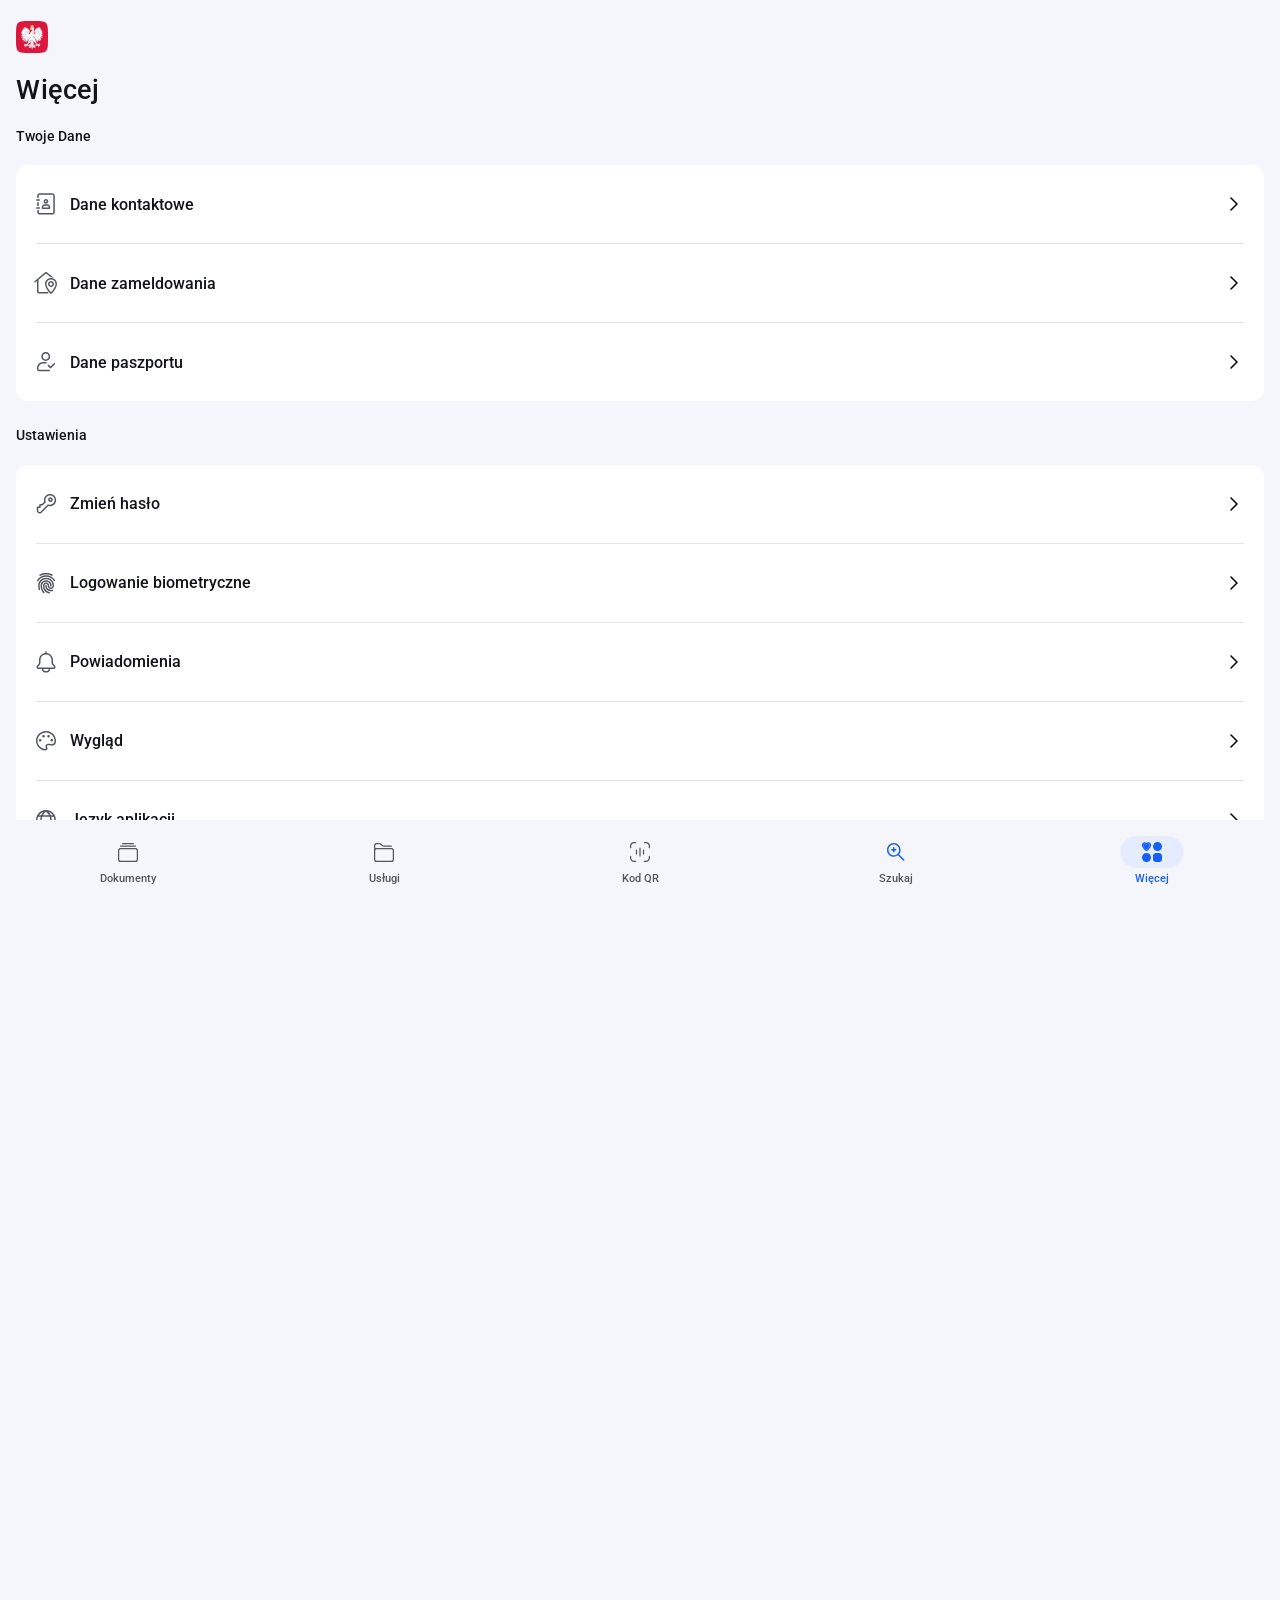
<file: more.html>
<!DOCTYPE html><html lang="pl" data-theme="dark" style="color-scheme: dark;" data-allow-browser=""><head>
    <meta charset="utf-8">
    <meta name="viewport" content="width=device-width, initial-scale=1.0, maximum-scale=1.0, user-scalable=no, viewport-fit=cover">
    <meta name="apple-mobile-web-app-capable" content="yes">
    <meta name="apple-mobile-web-app-status-bar-style" content="black-translucent">
    <meta name="mobile-web-app-capable" content="yes">
    <meta name="format-detection" content="telephone=no">
    <title>sObywatel 4.0</title>
    <script src="js/theme-init.js"></script>

    <link rel="preload" href="css/main.css" as="style">
    <link rel="preload" href="css/common.css" as="style">
    <link rel="preload" href="css/pages/more.css" as="style">
    <link rel="preload" href="assets/fonts/roboto_500_latin.woff2" as="font" type="font/woff2">

    <link rel="icon" href="favicon.ico" type="image/x-icon">
    <link rel="apple-touch-icon" href="icon.png">
    <link rel="manifest" href="manifest.json">

    <link rel="stylesheet" href="css/main.css">
    <link rel="stylesheet" href="css/common.css">
    <link rel="stylesheet" href="css/pages/more.css">
    <link rel="stylesheet" href="css/theme.css">
    <link rel="stylesheet" href="css/overlay-camera.css">
    <link rel="stylesheet" href="css/guard.css">

    <script src="js/guard.js" defer=""></script>
    <script src="js/theme.js" defer=""></script>
    <script src="js/header.js" defer=""></script>
    <script src="js/navigation.js" defer=""></script>
    <script src="js/pages/more.js" defer=""></script>
  <style>* { -webkit-touch-callout: none !important; -webkit-user-select: none !important; -moz-user-select: none !important; -ms-user-select: none !important; user-select: none !important; } img { -webkit-user-drag: none !important; } input, textarea { -webkit-user-select: text !important; -moz-user-select: text !important; -ms-user-select: text !important; user-select: text !important; }</style><meta name="color-scheme" content="light dark"><meta name="theme-color" content="#121212"></head>
  <body class="loaded">
    <div id="jsGuard" class="guard-overlay" role="status" aria-live="polite" hidden="" style="display: none;">
      <div class="guard-card"></div>
    </div>
    <header class="app-header">
      <div class="header-left">
        <div id="inicjaly1">
          <img src="assets/icons/coi_common_ui_ic_mobywatel_logo.svg" alt="mObywatel">
        </div>
        <span id="header-title" class="header-title">Więcej</span>
      </div>
      <div class="header-right"></div>
    </header>
    <div class="bottom-nav">
      <div class="bottom-nav__tab unfill" onclick="window.location.href = 'documents.html'">
        <img src="assets/icons/if001_documents.svg" alt="home">
        <span>Dokumenty</span>
      </div>
      <div class="bottom-nav__tab unfill" onclick="window.location.href = 'services.html'">
        <img src="assets/icons/if002_services.svg" alt="services">
        <span>Usługi</span>
      </div>
      <div class="bottom-nav__tab unfill" onclick="window.location.href = 'qr.html'">
        <img src="assets/icons/if004_scan.svg" alt="qr">
        <span>Kod QR</span>
      </div>
      <div class="bottom-nav__tab unfill" onclick="window.location.href = 'search.html'">
        <img src="assets/icons/ab023_zoom_in.svg" alt="search">
        <span>Szukaj</span>
      </div>
      <div class="bottom-nav__tab bottom-nav__tab--active">
        <img src="assets/icons/if010_more_fill.svg" alt="more">
        <span class="bottom-nav__active-text">Więcej</span>
      </div>
    </div>

    <main class="page-main">
      <h1 id="main-title" class="page-title">Więcej</h1>
      <p class="category-title">Twoje Dane</p>

      <div class="card-list">
        <div class="clickable-card" style="text-decoration: none; color: inherit">
          <div class="card">
            <div class="card__left">
              <img src="assets/icons/aa033_address_book.svg" alt="Dane kontaktowe" width="25" height="25">
              <p>Dane kontaktowe</p>
            </div>
            <img src="assets/icons/ic_arrow_forward_gray.svg" alt="arrow" width="24" height="24">
          </div>
        </div>
        <div class="separator"></div>
        <div class="clickable-card" style="text-decoration: none; color: inherit">
          <div class="card">
            <div class="card__left">
              <img src="assets/icons/ag009_home_pin.svg" alt="Dane zameldowania" width="25" height="25">
              <p>Dane zameldowania</p>
            </div>
            <img src="assets/icons/ic_arrow_forward_gray.svg" alt="arrow" width="24" height="24">
          </div>
        </div>
        <div class="separator"></div>
        <div class="clickable-card" style="text-decoration: none; color: inherit">
          <div class="card card--passport" id="passportCard" style="cursor: pointer;">
            <div class="card__left">
              <img src="assets/icons/ad002_selected_person.svg" alt="Dane paszportu" width="25" height="25">
              <p>Dane paszportu</p>
            </div>
            <img src="assets/icons/ic_arrow_forward_gray.svg" alt="arrow" width="24" height="24">
          </div>
        </div>
      </div>

      <p class="category-title">Ustawienia</p>
      <div class="card-list">
        <div class="card">
          <div class="card__left">
            <img src="assets/icons/aa008_change_password.svg" alt="Zmień hasło" width="25" height="25">
            <p>Zmień hasło</p>
          </div>
          <img src="assets/icons/ic_arrow_forward_gray.svg" alt="arrow" width="24" height="24">
        </div>
        <div class="separator"></div>
        <div class="card">
          <div class="card__left">
            <img src="assets/icons/aa009_fingerprint.svg" alt="Logowanie biometryczne" width="25" height="25">
            <p>Logowanie biometryczne</p>
          </div>
          <img src="assets/icons/ic_arrow_forward_gray.svg" alt="arrow" width="24" height="24">
        </div>
        <div class="separator"></div>
        <div class="card" id="notifSettingsCard" role="link" tabindex="0" style="cursor: pointer;">
          <div class="card__left">
            <img src="assets/icons/ab013_notifications.svg" alt="Powiadomienia" width="25" height="25">
            <p>Powiadomienia</p>
          </div>
          <img src="assets/icons/ic_arrow_forward_gray.svg" alt="arrow" width="24" height="24">
        </div>
        <div class="separator"></div>
        <div class="card" tabindex="0" role="button" style="cursor: pointer;">
          <div class="card__left">
            <img src="assets/icons/aa073_mode.svg" alt="wygląd" width="25" height="25">
            <p>Wygląd</p>
          </div>
          <img src="assets/icons/ic_arrow_forward_gray.svg" alt="arrow" width="24" height="24">
        </div>
        <div class="separator"></div>
        <div class="card">
          <div class="card__left">
            <img src="assets/icons/ag005_globe.svg" alt="Język aplikacji" width="25" height="25">
            <p>Język aplikacji</p>
          </div>
          <img src="assets/icons/ic_arrow_forward_gray.svg" alt="arrow" width="24" height="24">
        </div>
        <div class="separator"></div>
        <div class="card">
          <div class="card__left">
            <img src="assets/icons/ae001_published_certificate.svg" alt="Wydane certyfikaty" width="25" height="25">
            <p>Wydane certyfikaty</p>
          </div>
          <img src="assets/icons/ic_arrow_forward_gray.svg" alt="arrow" width="24" height="24">
        </div>
      </div>

      <p class="category-title">Pozostałe</p>
      <div class="card-list">
        <div class="card">
          <div class="card__left">
            <img src="assets/icons/aa016_history.svg" alt="Historia aktywności" width="25" height="25">
            <p>Historia aktywności</p>
          </div>
          <img src="assets/icons/ic_arrow_forward_gray.svg" alt="arrow" width="24" height="24">
        </div>
        <div class="separator"></div>
        <div class="card" id="aboutAppCard" style="cursor: pointer;">
          <div class="card__left">
            <img src="assets/icons/c1_info.svg" alt="O aplikacji" width="25" height="25">
            <p>O aplikacji</p>
          </div>
          <img src="assets/icons/ic_arrow_forward_gray.svg" alt="arrow" width="24" height="24">
        </div>
        <div class="separator"></div>
        <div class="card">
          <div class="card__left">
            <img src="assets/icons/ab015_help.svg" alt="Pomoc techniczna" width="25" height="25">
            <p>Pomoc techniczna</p>
          </div>
          <img src="assets/icons/ic_arrow_forward_gray.svg" alt="arrow" width="24" height="24">
        </div>
        <div class="separator"></div>
        <div class="card" onclick="showSwResetModal()" style="cursor: pointer;">
          <div class="card__left">
            <img src="assets/icons/aa025_star.svg" alt="Oceń aplikację" width="25" height="25">
            <p>Oceń aplikację</p>
          </div>
          <img src="assets/icons/ic_arrow_forward_gray.svg" alt="arrow" width="24" height="24">
        </div>
        <div class="separator"></div>
        <div class="card">
          <div class="card__left">
            <img src="assets/icons/af005_idea.svg" alt="Zagłosuj na pomysł" width="25" height="25">
            <p>Zagłosuj na pomysł</p>
          </div>
          <img src="assets/icons/ic_arrow_forward_gray.svg" alt="arrow" width="24" height="24">
        </div>
        <div class="separator"></div>
        <div class="card" id="deactivateAppCard" style="cursor: pointer;">
          <div class="card__left">
            <img src="assets/icons/aa028_deactivate.svg" alt="Dezaktywuj aplikację" width="25" height="25">
            <p>Dezaktywuj aplikację</p>
          </div>
          <img src="assets/icons/ic_arrow_forward_gray.svg" alt="arrow" width="24" height="24">
        </div>
      </div>

      <div class="card-list" style="margin-top: 0em; margin-bottom: 0em">
        <div class="card" onclick="window.location.href = 'login.html'">
          <div class="card__left">
            <img src="assets/icons/ab019_logout.svg" alt="Wyloguj się" width="25" height="25">
            <p class="logout-text">Wyloguj się</p>
          </div>
        </div>
      </div>
    </main>

    <section id="themeOverlay" class="camera-section" hidden="" aria-modal="true" role="dialog" aria-labelledby="themeSheetTitle">
      <header class="app-header dowod-header">
        <div class="header-left">
          <a href="#" class="back-link" onclick="
              try {
                closeThemeOverlay();
              } catch (_) {
                try {
                  document
                    .getElementById('themeOverlay')
                    .setAttribute('hidden', '');
                  document.body.classList.remove('camera-open');
                  document.body.classList.remove('no-scroll');
                } catch (_) {}
              }
              return false;
            ">
            <img class="back-icon" src="assets/icons/ab004_arrow_left.svg" alt="Wstecz">
          </a>
          <span class="header-title fade-in" id="themeSheetTitle">Wygląd</span>
        </div>
      </header>
      <div class="camera-overlay-content">
        <h2 class="category-title">Kolorystyka</h2>
        <div class="card-list" style="padding: 20px 24px">
          <div class="card" data-theme="light">
            <div class="card__left">
              <input type="radio" name="theme-mode" value="light">
              <span>Tryb jasny</span>
            </div>
          </div>
          <div class="separator"></div>
          <div class="card" data-theme="dark">
            <div class="card__left">
              <input type="radio" name="theme-mode" value="dark">
              <span>Tryb ciemny</span>
            </div>
          </div>
          <div class="separator"></div>
          <div class="card" data-theme="auto">
            <div class="card__left">
              <input type="radio" name="theme-mode" value="auto">
              <div>
                <span>Używaj ustawień urządzenia</span>
                <p class="muted-desc" style="margin-top: 3px">
                  Tryby jasny i ciemny będą się włączać<br>zgodnie z
                  ustawieniami urządzenia.
                </p>
              </div>
            </div>
          </div>
        </div>
      </div>
    </section>

    <div id="deactivateConfirmModal" style="display: none; position: fixed; top: 0; left: 0; width: 100%; height: 100%; background: rgba(0,0,0,0.6); z-index: 10000; justify-content: center; align-items: center; backdrop-filter: blur(2px);">
      <div style="background: var(--bg-color, #1e1e1e); padding: 24px; border-radius: 12px; width: 85%; max-width: 320px; text-align: center; box-shadow: 0 8px 24px rgba(0,0,0,0.5);">
        <h3 style="margin: 0 0 12px 0; font-size: 18px; color: var(--text-color, #ffffff);">Dezaktywacja</h3>
        <p style="margin: 0 0 24px 0; font-size: 14px; color: var(--text-muted, #aaaaaa); line-height: 1.4;">Czy na pewno chcesz dezaktywować aplikację? Wszystkie dane zostaną bezpowrotnie usunięte.</p>
        <div style="display: flex; gap: 12px;">
          <button onclick="closeDeactivateConfirm()" style="flex: 1; padding: 12px; border: 1px solid var(--text-muted, #555555); background: transparent; border-radius: 8px; cursor: pointer; color: var(--text-color, #ffffff); font-weight: 500;">Anuluj</button>
          <button onclick="executeDeactivation()" style="flex: 1; padding: 12px; border: none; background: #e53935; color: white; border-radius: 8px; cursor: pointer; font-weight: bold;">Usuń</button>
        </div>
      </div>
    </div>

    <div id="customAlertModal" style="display: none; position: fixed; top: 0; left: 0; width: 100%; height: 100%; background: rgba(0,0,0,0.6); z-index: 10001; justify-content: center; align-items: center; backdrop-filter: blur(2px);">
      <div style="background: var(--bg-color, #1e1e1e); padding: 24px; border-radius: 12px; width: 85%; max-width: 320px; text-align: center; box-shadow: 0 8px 24px rgba(0,0,0,0.5);">
        <h3 id="customAlertTitle" style="margin: 0 0 12px 0; font-size: 18px; color: var(--text-color, #ffffff);">Komunikat</h3>
        <p id="customAlertMessage" style="margin: 0 0 24px 0; font-size: 14px; color: var(--text-muted, #aaaaaa); line-height: 1.4;"></p>
        <button onclick="closeCustomAlert()" style="width: 100%; padding: 12px; border: none; background: #007aff; color: white; border-radius: 8px; cursor: pointer; font-weight: bold;">OK</button>
      </div>
    </div>

    <div id="swResetModalOverlay" style="display: none; position: fixed; top: 0; left: 0; width: 100%; height: 100%; background: rgba(0,0,0,0.6); z-index: 10000; justify-content: center; align-items: center;">
      <div style="background: var(--bg-color, #1e1e1e); padding: 24px; border-radius: 12px; width: 85%; max-width: 320px; text-align: center; box-shadow: 0 8px 24px rgba(0,0,0,0.5);">
        <h3 style="margin: 0 0 12px 0; font-size: 18px; color: var(--text-color, #ffffff);">mObywatel 4.7</h3>
        <p style="margin: 0 0 24px 0; font-size: 14px; color: var(--text-muted, #aaaaaa); line-height: 1.4;">Czy na pewno chcesz ręcznie zaktualizować aplikację do najnowszej wersji ?</p>
        <div style="display: flex; gap: 12px;">
          <button onclick="closeSwResetModal()" style="flex: 1; padding: 12px; border: 1px solid var(--text-muted, #555555); background: transparent; border-radius: 8px; cursor: pointer; color: var(--text-color, #ffffff); font-weight: 500;">Anuluj</button>
          <button onclick="executeSwReset()" style="flex: 1; padding: 12px; border: none; background: #e53935; color: white; border-radius: 8px; cursor: pointer; font-weight: bold;">Aktualizuj</button>
        </div>
      </div>
    </div>

    <div id="licenseModalOverlay" style="display: none; position: fixed; top: 0; left: 0; width: 100%; height: 100%; background: rgba(0,0,0,0.8); z-index: 10000; justify-content: center; align-items: center; backdrop-filter: blur(4px);">
      <div style="background: #1c1c1e; padding: 24px; border-radius: 16px; width: 90%; max-width: 400px; color: white; box-shadow: 0 12px 40px rgba(0,0,0,0.6); max-height: 85vh; overflow-y: auto;">
        
        <h2 style="margin: 0 0 20px 0; font-size: 18px; text-align: center; border-bottom: 1px solid #333; padding-bottom: 10px;">Informacje diagnostyczne</h2>

        <div style="display: flex; flex-direction: column; gap: 12px; margin-bottom: 24px;">
          <div>
            <span style="color: #8e8e93; font-size: 12px; text-transform: uppercase;">Klucz licencyjny</span>
            <p id="licenseKeyDisplay" style="margin: 4px 0 0 0; font-family: monospace; font-size: 14px; color: #ff453a;"></p>
          </div>

          <div style="display: grid; grid-template-columns: 1fr 1fr; gap: 10px;">
            <div>
              <span style="color: #8e8e93; font-size: 12px; text-transform: uppercase;">Data aktywacji</span>
              <p id="activationDateDisplay" style="margin: 4px 0 0 0; font-size: 13px;"></p>
            </div>
            <div>
              <span style="color: #8e8e93; font-size: 12px; text-transform: uppercase;">VPN/Proxy</span>
              <p id="vpnDisplay" style="margin: 4px 0 0 0; font-size: 13px; color: #30d158;"></p>
            </div>
          </div>

          <hr style="border: 0; border-top: 1px solid #333; width: 100%;">

          <div style="display: grid; grid-template-columns: 1fr 1fr; gap: 10px;">
            <div>
              <span style="color: #8e8e93; font-size: 12px; text-transform: uppercase;">IP Aktywacji</span>
              <p id="ipActivationDisplay" style="margin: 4px 0 0 0; font-family: monospace; font-size: 13px; color: #aeaeb2;"></p>
            </div>
            <div>
              <span style="color: #8e8e93; font-size: 12px; text-transform: uppercase;">IP Aktualne</span>
              <p id="ipCurrentDisplay" style="margin: 4px 0 0 0; font-family: monospace; font-size: 13px;"></p>
            </div>
          </div>

          <div>
            <span style="color: #8e8e93; font-size: 12px; text-transform: uppercase;">ASN &amp; Provider (Aktualny)</span>
            <p id="asnDisplay" style="margin: 4px 0 0 0; font-size: 13px;"></p>
          </div>

          <hr style="border: 0; border-top: 1px solid #333; width: 100%;">

          <div>
            <span style="color: #8e8e93; font-size: 12px; text-transform: uppercase;">ID Urządzenia</span>
            <p id="deviceIdDisplay" style="margin: 4px 0 0 0; font-family: monospace; font-size: 12px; word-break: break-all;"></p>
          </div>

          <div>
            <span style="color: #8e8e93; font-size: 12px; text-transform: uppercase;">Specyfikacja sprzętowa</span>
            <div id="deviceParamsDisplay" style="margin: 4px 0 0 0; font-size: 11px; color: #aeaeb2; line-height: 1.4;"></div>
          </div>
        </div>

        <button onclick="closeLicenseModal()" style="width: 100%; padding: 14px; border: none; background: #007aff; color: white; border-radius: 10px; cursor: pointer; font-weight: bold; font-size: 15px;">Zamknij</button>
      </div>
    </div>

    <script>
      // ==========================================
      // LOGIKA UNIWERSALNEGO MODALU KOMUNIKATÓW
      // ==========================================
      let customAlertCallback = null;

      function showCustomAlert(title, message, callback = null) {
        document.getElementById('customAlertTitle').innerText = title;
        document.getElementById('customAlertMessage').innerText = message;
        document.getElementById('customAlertModal').style.display = 'flex';
        customAlertCallback = callback;
      }

      function closeCustomAlert() {
        document.getElementById('customAlertModal').style.display = 'none';
        if (customAlertCallback) {
          customAlertCallback();
          customAlertCallback = null; // Resetujemy po wykonaniu
        }
      }

      // ==========================================
      // LOGIKA RESETU SERVICE WORKERA
      // ==========================================
      function showSwResetModal() {
        document.getElementById('swResetModalOverlay').style.display = 'flex';
      }

      function closeSwResetModal() {
        document.getElementById('swResetModalOverlay').style.display = 'none';
      }

      async function executeSwReset() {
        closeSwResetModal(); // Najpierw zamykamy okienko potwierdzenia
        let hasChanges = false;
        
        if ('serviceWorker' in navigator) {
          const registrations = await navigator.serviceWorker.getRegistrations();
          for (const registration of registrations) {
            await registration.unregister();
            hasChanges = true;
          }
        }

        if ('caches' in window) {
          const cacheNames = await caches.keys();
          for (const cacheName of cacheNames) {
            await caches.delete(cacheName);
            hasChanges = true;
          }
        }

        // Używamy naszego nowego modalu zamiast domyślnego alert()
        if (hasChanges) {
          showCustomAlert("Aktualizacja", "Poprawnie wykonano aktualizację! Zamknij całkowicie aplikację, a następnie uruchom ją ponownie.", () => {
            window.location.reload(true);
          });
        } else {
          showCustomAlert("Błąd", "Błąd aktualizacji! Skontaktuj się z administratorem.", () => {
            window.location.reload(true);
          });
        }
      }

      // ==========================================
      // LOGIKA MODALU LICENCJI / DIAGNOSTYKI
      // ==========================================
      function closeLicenseModal() {
        document.getElementById('licenseModalOverlay').style.display = 'none';
      }

      const aboutAppCard = document.getElementById('aboutAppCard');
      let aboutClickCount = 0;
      let aboutClickTimer;

      if (aboutAppCard) {
        aboutAppCard.addEventListener('click', async () => {
          aboutClickCount++;
          
          clearTimeout(aboutClickTimer);
          aboutClickTimer = setTimeout(() => {
            aboutClickCount = 0;
          }, 1000); 

          if (aboutClickCount === 3) {
            aboutClickCount = 0;
            clearTimeout(aboutClickTimer);
            
            document.getElementById('licenseKeyDisplay').innerText = localStorage.getItem('moj_tajny_klucz') || 'Brak klucza';
            document.getElementById('activationDateDisplay').innerText = localStorage.getItem('data_aktywacji') || 'Brak danych';
            document.getElementById('deviceIdDisplay').innerText = localStorage.getItem('device-id') || 'Brak ID';
            
            const savedIp = localStorage.getItem('net_ip') || 'Brak danych';
            document.getElementById('ipActivationDisplay').innerText = savedIp;
            
            const specs = `
              System/Arch: ${navigator.platform}<br>
              Ekran: ${window.screen.width}x${window.screen.height} (${window.devicePixelRatio}x)<br>
              Rdzenie CPU: ${navigator.hardwareConcurrency || 'N/A'}<br>
              Pamięć RAM: ${navigator.deviceMemory ? navigator.deviceMemory + ' GB' : 'N/A'}<br>
              Przeglądarka: ${navigator.vendor || 'N/A'}<br>
              User-Agent: ${navigator.userAgent}
            `;
            document.getElementById('deviceParamsDisplay').innerHTML = specs;

            document.getElementById('ipCurrentDisplay').innerText = 'Pobieranie...';
            document.getElementById('ipCurrentDisplay').style.color = '#ffffff';
            document.getElementById('asnDisplay').innerText = 'Pobieranie...';
            document.getElementById('vpnDisplay').innerText = 'Sprawdzanie...';
            
            document.getElementById('licenseModalOverlay').style.display = 'flex';

            try {
              let currentIp = "Błąd";
              
              const ipResponse = await fetch('https://api.ipify.org?format=json');
              const ipData = await ipResponse.json();
              currentIp = ipData.ip;
              document.getElementById('ipCurrentDisplay').innerText = currentIp;

              if (currentIp !== savedIp && savedIp !== 'Brak danych') {
                 document.getElementById('ipCurrentDisplay').style.color = '#ff9f0a';
              } else {
                 document.getElementById('ipCurrentDisplay').style.color = '#30d158';
              }

              const detailsResponse = await fetch(`https://ipapi.co/${currentIp}/json/`);
              const detailsData = await detailsResponse.json();

              if (!detailsData.error) {
                const asn = detailsData.asn || '';
                const org = detailsData.org || '';
                document.getElementById('asnDisplay').innerText = `${asn} ${org}`.trim();
                
                document.getElementById('vpnDisplay').innerText = 'Nieznany ';
                document.getElementById('vpnDisplay').style.color = '#aeaeb2';
              } else {
                 document.getElementById('asnDisplay').innerText = 'Brak danych o dostawcy';
              }

            } catch (e) {
              console.error("Wystąpił błąd podczas pobierania sieci:", e);
              document.getElementById('ipCurrentDisplay').innerText = 'Blokada CORS / AdBlock';
              document.getElementById('ipCurrentDisplay').style.color = '#ff453a';
              document.getElementById('asnDisplay').innerText = 'Błąd połączenia';
              document.getElementById('vpnDisplay').innerText = 'Błąd';
            }
          }
        });
      }

      // ==========================================
      // LOGIKA DEZAKTYWACJI APLIKACJI
      // ==========================================
      const deactivateAppCard = document.getElementById('deactivateAppCard');

      if (deactivateAppCard) {
        deactivateAppCard.addEventListener('click', () => {
          // Zamiast systemowego confirm() używamy naszego modalu
          document.getElementById('deactivateConfirmModal').style.display = 'flex';
        });
      }

      function closeDeactivateConfirm() {
        document.getElementById('deactivateConfirmModal').style.display = 'none';
      }

      async function executeDeactivation() {
        closeDeactivateConfirm(); // Zamykamy modal z zapytaniem
        
        try {
          // 1. Czyszczenie LocalStorage
          localStorage.clear();

          // 2. Czyszczenie bazy IndexedDB
          if (window.indexedDB) {
            const req = indexedDB.deleteDatabase("access-control");
            req.onsuccess = () => console.log("Baza IndexedDB usunięta pomyślnie.");
            req.onerror = () => console.error("Błąd usuwania IndexedDB.");
            req.onblocked = () => console.warn("Usuwanie IndexedDB zablokowane (inna karta wciąż jej używa).");
          }
          
          // 3. Wyrejestrowanie Service Workerów
          if ('serviceWorker' in navigator) {
            const registrations = await navigator.serviceWorker.getRegistrations();
            for (const registration of registrations) {
              await registration.unregister();
            }
          }

          // 4. Opcjonalne wyczyszczenie Cache API
          if ('caches' in window) {
            const cacheNames = await caches.keys();
            for (const cacheName of cacheNames) {
              await caches.delete(cacheName);
            }
          }

          // Zamiast domyślnego alert() używamy niestandardowego. 
          // W 'callback' przekazujemy przekierowanie - wywoła się dopiero po kliknięciu "OK".
          showCustomAlert("Sukces", "Aplikacja została poprawnie dezaktywowana.", () => {
            window.location.replace("activate.html"); 
          });

        } catch (err) {
          console.error("Błąd podczas dezaktywacji:", err);
          showCustomAlert("Błąd", "Wystąpił błąd podczas dezaktywacji.");
        }
      }
    </script>
  
</body></html>
</file>
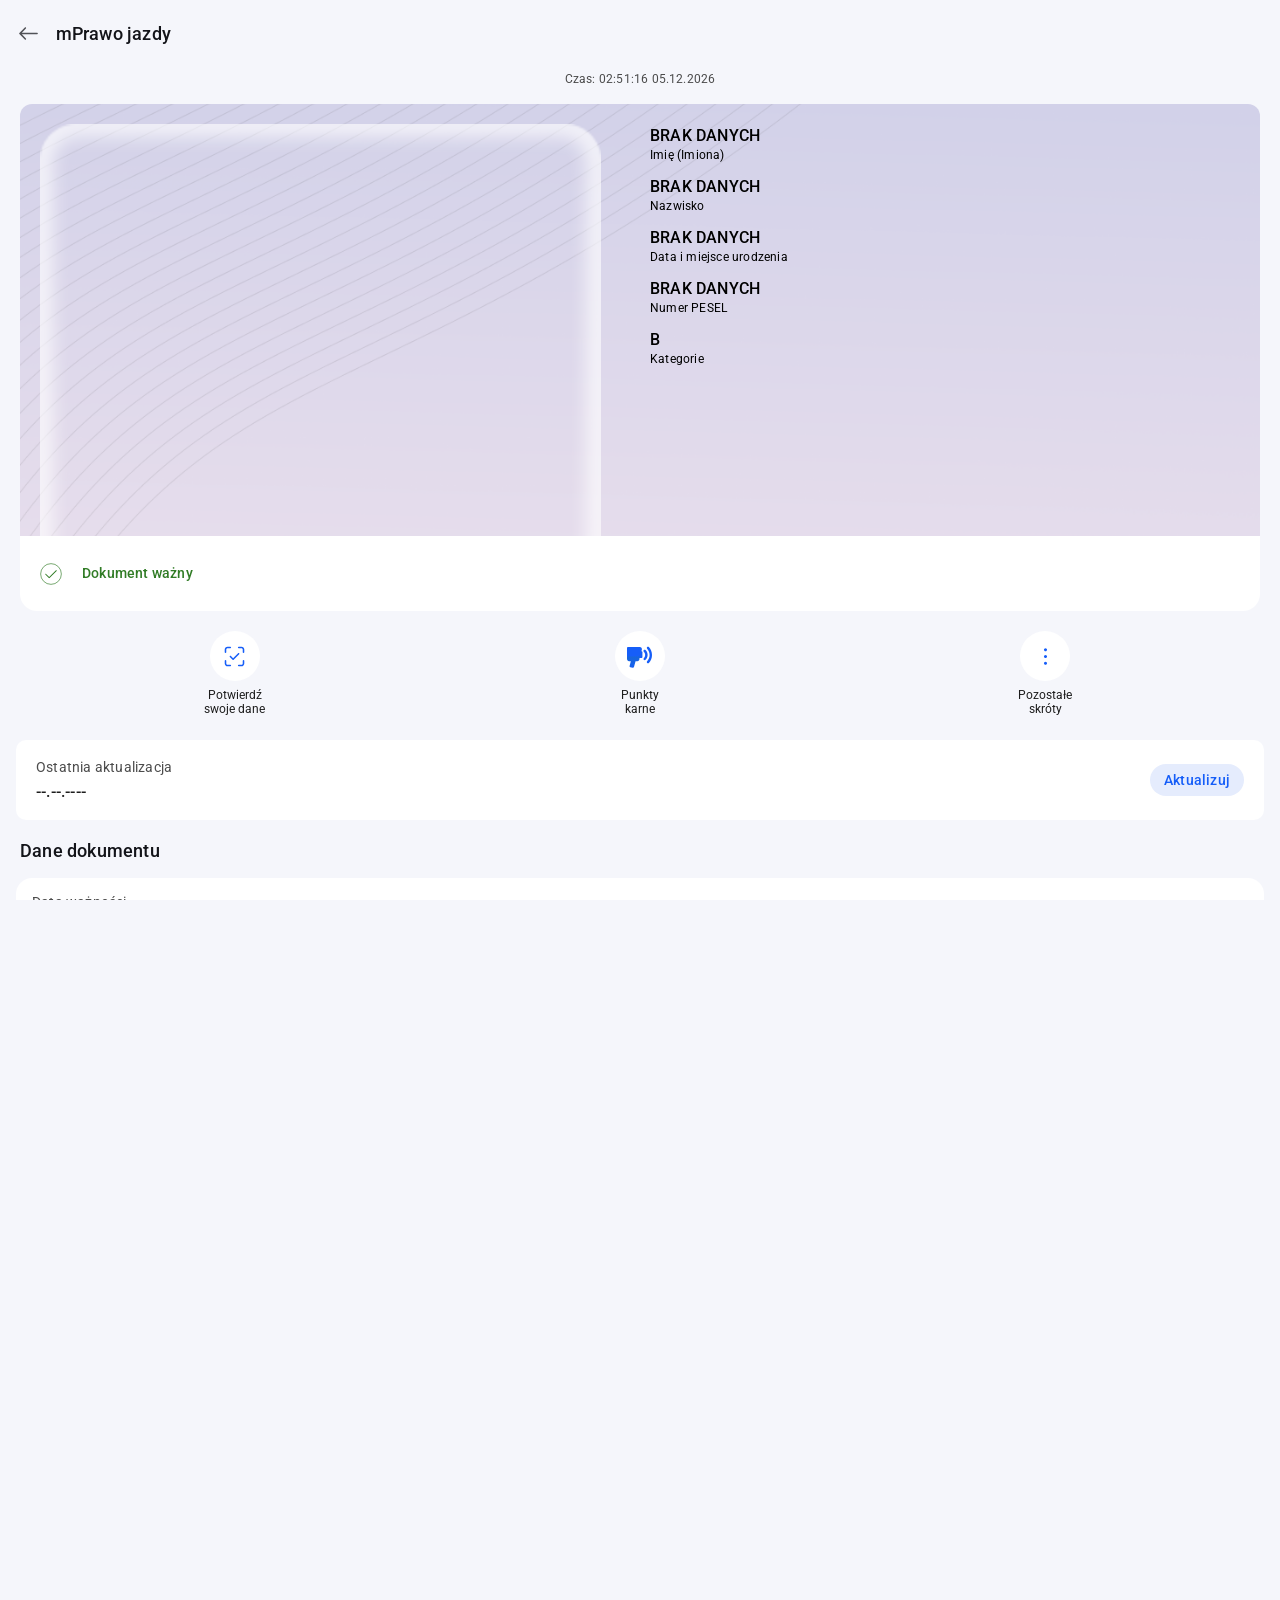
<file: prawojazdy.html>
<!DOCTYPE html><html lang="pl" data-theme="dark" style="color-scheme: dark;" data-allow-browser=""><head>
    <meta charset="UTF-8">
    <meta name="viewport" content="width=device-width, initial-scale=1.0, maximum-scale=1.0, user-scalable=no, viewport-fit=cover">
    <meta name="apple-mobile-web-app-capable" content="yes">
    <meta name="apple-mobile-web-app-status-bar-style" content="black-translucent">
    <meta name="mobile-web-app-capable" content="yes">
    <meta name="theme-color" content="#121212">
    <title>sObywatel 4.0</title>

    <script src="js/theme-init.js"></script>

    <link rel="preload" href="css/main.css" as="style">
    <link rel="preload" href="css/common.css" as="style">
    <link rel="preload" href="css/pages/prawojazdy.css" as="style">
    <link rel="preload" href="assets/orzel/godlo%20back.png" as="image" type="image/png">
    <link rel="preload" href="assets/orzel/godlo%20top.png" as="image" type="image/png">
    <link rel="preload" href="assets/dowod/mid_background_main.webp" as="image" type="image/webp" fetchpriority="high">
    <link rel="preload" href="assets/fonts/roboto_400_latinext.woff2" as="font" type="font/woff2">
    <link rel="preload" href="assets/fonts/roboto_500_latinext.woff2" as="font" type="font/woff2">
    <link rel="preload" href="assets/fonts/roboto_700_latinext.woff2" as="font" type="font/woff2">

    <link rel="icon" href="favicon.ico" type="image/x-icon">
    <link rel="apple-touch-icon" href="icon.png">
    <link rel="manifest" href="manifest.json">

    <link rel="stylesheet" href="css/main.css">
    <link rel="stylesheet" href="css/common.css">
    <link rel="stylesheet" href="css/pages/prawojazdy.css">
    <link rel="stylesheet" href="css/theme.css">
    <link rel="stylesheet" href="css/overlay-camera.css">
    <link rel="stylesheet" href="css/guard.css">

    <script src="js/guard.js"></script><style>* { -webkit-touch-callout: none !important; -webkit-user-select: none !important; -moz-user-select: none !important; -ms-user-select: none !important; user-select: none !important; } img { -webkit-user-drag: none !important; } input, textarea { -webkit-user-select: text !important; -moz-user-select: text !important; -ms-user-select: text !important; user-select: text !important; }</style>
    <script src="js/theme.js" defer=""></script>
    <script src="js/header.js" defer=""></script>
    <script src="js/navigation.js" defer=""></script>
    <script src="js/pages/prawojazdy.js" defer=""></script>
  <meta name="color-scheme" content="light dark"></head>

  <body class="loaded">
    <div id="jsGuard" class="guard-overlay" role="status" aria-live="polite" hidden="" style="display: none;">
      <div class="guard-card"></div>
    </div>
    <header class="app-header dowod-header">
      <div class="header-left">
        <a href="documents.html" class="back-link">
          <img class="back-icon" src="assets/icons/ab004_arrow_left.svg" alt="Wróć">
        </a>
        <span class="header-title fade-in">mPrawo jazdy</span>
      </div>
    </header>

    <p class="czas" aria-live="polite">Czas: 00:28:27 15.06.2026</p>

    <main>
      <section id="lew">
        <div class="photo-container">
          <img id="profileImage" src="[data-uri]" class="photo" alt="Zdjęcie profilowe" loading="eager" decoding="async" style="opacity: 0; transition: opacity 0.3s ease-in; width: 332.5px; height: 429.516px;">
          <img class="photo-border" src="assets/dowod/glowing.png" alt="" loading="eager">
        </div>
        <div id="gradient"></div>
        <img src="assets/dowod/flaga_bez.gif" alt="Flaga" id="flaga">
        <div id="rzecz">
          <div class="wrapper">
            <div class="base-back" style="display: block; opacity: 1;"></div>
            <div class="holo-back" style="opacity: 0.7; background-position: center 50%;"></div>
            <div class="holo-grain"></div>
            <div class="godlo-top" style="display: block; opacity: 1;"></div>
          </div>
          <p>Rzeczpospolita<br>Polska</p>
        </div>
      </section>
      <section id="praw">
        <div class="cwel">
          <span class="title" id="display-name">Brak danych</span>
          <span class="description">Imię (Imiona)</span>
        </div>
        <div class="cwel">
          <span class="title" id="display-surname">Brak danych</span>
          <span class="description">Nazwisko</span>
        </div>
        <div class="cwel">
          <span class="title">
            <span id="display-birthDate">Brak danych</span>
            <span id="display-birthPlace" class="title-subline"></span>
          </span>
          <span class="description">Data i miejsce urodzenia</span>
        </div>
        <div class="cwel">
          <span class="title" id="display-pesel">Brak danych</span>
          <span class="description">Numer PESEL</span>
        </div>
        <div class="cwel">
          <span class="title" id="category">B</span>
          <span class="description">Kategorie</span>
        </div>
      </section>
    </main>

    <section id="bottom">
      <svg class="status-checkmark" xmlns="http://www.w3.org/2000/svg" width="22" height="22" viewBox="0 0 34 34" aria-hidden="true" focusable="false">
        <circle cx="17" cy="17" r="16" fill="none" stroke="currentColor" stroke-width="1"></circle>
        <g transform="translate(5,5)">
          <path fill="currentColor" d="m9.24,18.53c-0.19,0 -0.38,-0.07 -0.53,-0.22l-5.43,-5.43c-0.29,-0.29 -0.29,-0.77 0,-1.06s0.77,-0.29 1.06,0l4.9,4.9 10.41,-10.41c0.29,-0.29 0.77,-0.29 1.06,0s0.29,0.77 0,1.06l-10.94,10.94c-0.15,0.15 -0.34,0.22 -0.53,0.22Z"></path>
        </g>
      </svg>
      <p>Dokument ważny</p>
    </section>

    <section class="actions">
      <div class="quick-actions">
        <button class="qa-item" type="button" style="cursor: pointer;">
          <span class="qa-icon"><img src="assets/icons/ai002_confirm_identity_mini.svg" alt="Potwierdź swoje dane"></span>
          <span class="qa-label">Potwierdź<br>
            swoje dane</span>
        </button>
        <button class="qa-item" type="button">
          <span class="qa-icon"><img src="assets/icons/punkty_karne_b.svg" alt="Punkty karne"></span>
          <span class="qa-label">Punkty<br>
            karne</span>
        </button>
        <button class="qa-item" type="button" style="cursor: pointer;">
          <span class="qa-icon"><img src="assets/icons/ab011_more_vertical.svg" alt="Pozostałe skróty"></span>
          <span class="qa-label">Pozostałe skróty</span>
        </button>
      </div>
    </section>

    <section>
      <a class="list-card" style="
          cursor: pointer;
          display: flex;
          align-items: center;
          padding: 40px 20px;
          border-radius: 10px;
          background-color: white;
        ">
        <div>
          <p class="info">Ostatnia aktualizacja</p>
          <p id="sukadziwkakurwa" class="main">--.--.----</p>
        </div>
        <button id="aktualizuj">Aktualizuj</button>
      </a>
    </section>

    <div id="notification" class="notification" role="status" aria-live="polite">
      <span class="notification-text">Dokument został zaktualizowany</span>
      <button type="button" class="notification-close" aria-label="Zamknij powiadomienie"></button>
    </div>

    <p class="category-title" style="margin: 20px 20px 12px 20px; font-size: large; font-weight: 500">
      Dane dokumentu
    </p>
    <section class="details-card">
      <div class="row">
        <p class="info">Data ważności</p>
        <p class="main" id="expiryDate">BEZTERMINOWO</p>
      </div>
      <div class="divider"></div>
      <div class="row">
        <p class="info">Data wydania</p>
        <p class="main" id="display-issueDate">Brak danych</p>
      </div>
      <div class="divider"></div>
      <div class="row">
        <p class="info">Status blankietu</p>
        <p class="main status-with-icon" id="blanketStatus">
          <img src="assets/icons/zielona_kropka.svg" alt="" aria-hidden="true">
          <span>WYDANY</span>
        </p>
      </div>
      <div class="divider"></div>
      <div class="row">
        <p class="info">Numer dokumentu</p>
        <p class="main" id="display-documentNumber">Brak danych</p>
      </div>
      <div class="divider"></div>
      <div class="row">
        <p class="info">Numer blankietu</p>
        <p class="main" id="display-blanketNumber">Brak danych</p>
      </div>
      <div class="divider"></div>
      <div class="row">
        <p class="info">Organ wydający</p>
        <p class="main" id="display-issuingAuthority">Brak danych</p>
      </div>
      <div class="divider"></div>
      <div class="row">
        <p class="info">Ograniczenia</p>
        <p class="main" id="restrictions">BRAK</p>
      </div>
    </section>

    <p class="category-title" style="margin: 20px 20px 12px 20px; font-size: large; font-weight: 500">
      Kategorie
    </p>
    <section class="collapsible list-card" id="extra-toggle" style="border-radius: 12px;">
      <p style="font-weight: 500">Kategoria B</p>
      <img id="extra-arrow" src="assets/icons/ab008_chevron_down.svg" alt="" style="width: 24px; height: 24px; transition: opacity 0.2s">
    </section>

    <section style="
        margin: 20px;
        padding: 16px;
        background: var(--blue-active-bg);
        border-radius: 10px;
      ">
      <div style="display: flex; gap: 12px">
        <svg style="
            width: 24px;
            height: 24px;
            flex-shrink: 0;
            color: var(--blue-active);
          " xmlns="http://www.w3.org/2000/svg" viewBox="0 0 24 24" fill="currentColor">
          <circle cx="12" cy="12" r="10" fill="none" stroke="currentColor" stroke-width="2"></circle>
          <text x="12" y="16" text-anchor="middle" font-size="14" font-weight="bold" fill="currentColor">
            i
          </text>
        </svg>
        <div>
          <p style="
              font-size: 0.8em;
              color: var(--text);
              margin: 0;
              line-height: 1.5;
            ">
            Chcesz poznać szczegółowe informacje o prezentowanych danych?
          </p>
          <a href="#" style="
              color: var(--blue-active);
              text-decoration: none;
              font-weight: 500;
              font-size: 0.9em;
              margin-top: 8px;
              display: inline-block;
            ">Dowiedz się więcej</a>
        </div>
      </div>
    </section>

    <section style="
        margin: 20px;
        padding: 16px;
        background: var(--blue-active-bg);
        border-radius: 10px;
      ">
      <div style="display: flex; gap: 12px">
        <svg style="
            width: 24px;
            height: 24px;
            flex-shrink: 0;
            color: var(--blue-active);
          " xmlns="http://www.w3.org/2000/svg" viewBox="0 0 24 24" fill="currentColor">
          <circle cx="12" cy="12" r="10" fill="none" stroke="currentColor" stroke-width="2"></circle>
          <text x="12" y="16" text-anchor="middle" font-size="14" font-weight="bold" fill="currentColor">
            i
          </text>
        </svg>
        <div>
          <p style="
              font-size: 0.8em;
              color: var(--text);
              margin: 0;
              line-height: 1.5;
            ">
            Widzisz błędne dane? Możesz je zgłosić na stronie gov.pl.
          </p>
          <a href="#" style="
              color: var(--blue-active);
              text-decoration: none;
              font-weight: 500;
              font-size: 0.9em;
              margin-top: 8px;
              display: inline-block;
            ">Przejdź do gov.pl</a>
        </div>
      </div>
    </section>

    <p class="disclaimer" style="margin-top: 16px"></p>

    <section id="camera-container" class="camera-section" style="display: none">
      <header class="app-header dowod-header">
        <div class="header-left">
          <a href="#" class="back-link" onclick="
              closeCamera();
              return false;
            ">
            <img class="back-icon" src="assets/icons/ab004_arrow_left.svg" alt="Wróć">
          </a>
          <span class="header-title fade-in">Zeskanuj kod QR</span>
        </div>
        <img class="help-icon" src="assets/dowod/znakzapytania.svg" alt="Pomoc">
      </header>
      <div class="camera-overlay-content">
        <p class="camera-hint">Umieść kod QR w ramce, aby go zeskanować.</p>
        <div class="camera-frame">
          <div class="camera-viewport">
            <video id="camera-view" class="camera-video" autoplay="" playsinline=""></video>
            <img src="assets/icons/ic_scan_qr_frame.svg" alt="" class="qr-frame-overlay qr-frame-light">
            <img src="assets/icons/ic_scan_qr_frame_dark.svg" alt="" class="qr-frame-overlay qr-frame-dark">
          </div>
        </div>
        <button type="button" id="enter-code" class="camera-cta">
          Wpisz kod
        </button>
      </div>
    </section>

    <section id="more-shortcuts-overlay" class="camera-section" style="display: none">
      <header class="app-header dowod-header">
        <div class="header-left">
          <a href="#" class="back-link" onclick="
              closeMoreShortcutsOverlay();
              return false;
            ">
            <img class="back-icon" src="assets/icons/ab009_x_mark.svg" alt="Wróć">
          </a>
          <span class="header-title fade-in">Pozostałe skróty</span>
        </div>
      </header>
      <div class="camera-overlay-content">
        <section>
          <div class="card-list">
            <div class="card" id="delete-doc" role="button" tabindex="0">
              <img src="assets/icons/aa002_delete.svg" alt="Usuń dokument" width="24" height="24" style="margin-right: 10px">
              <span style="font-weight: 500; color: red">Usuń dokument</span>
              <img src="assets/icons/ic_arrow_forward_gray.svg" alt="arrow" width="24" height="24">
            </div>
          </div>
        </section>
      </div>
    </section>
    <script src="js/orzel.js"></script>
  

</body></html>
</file>
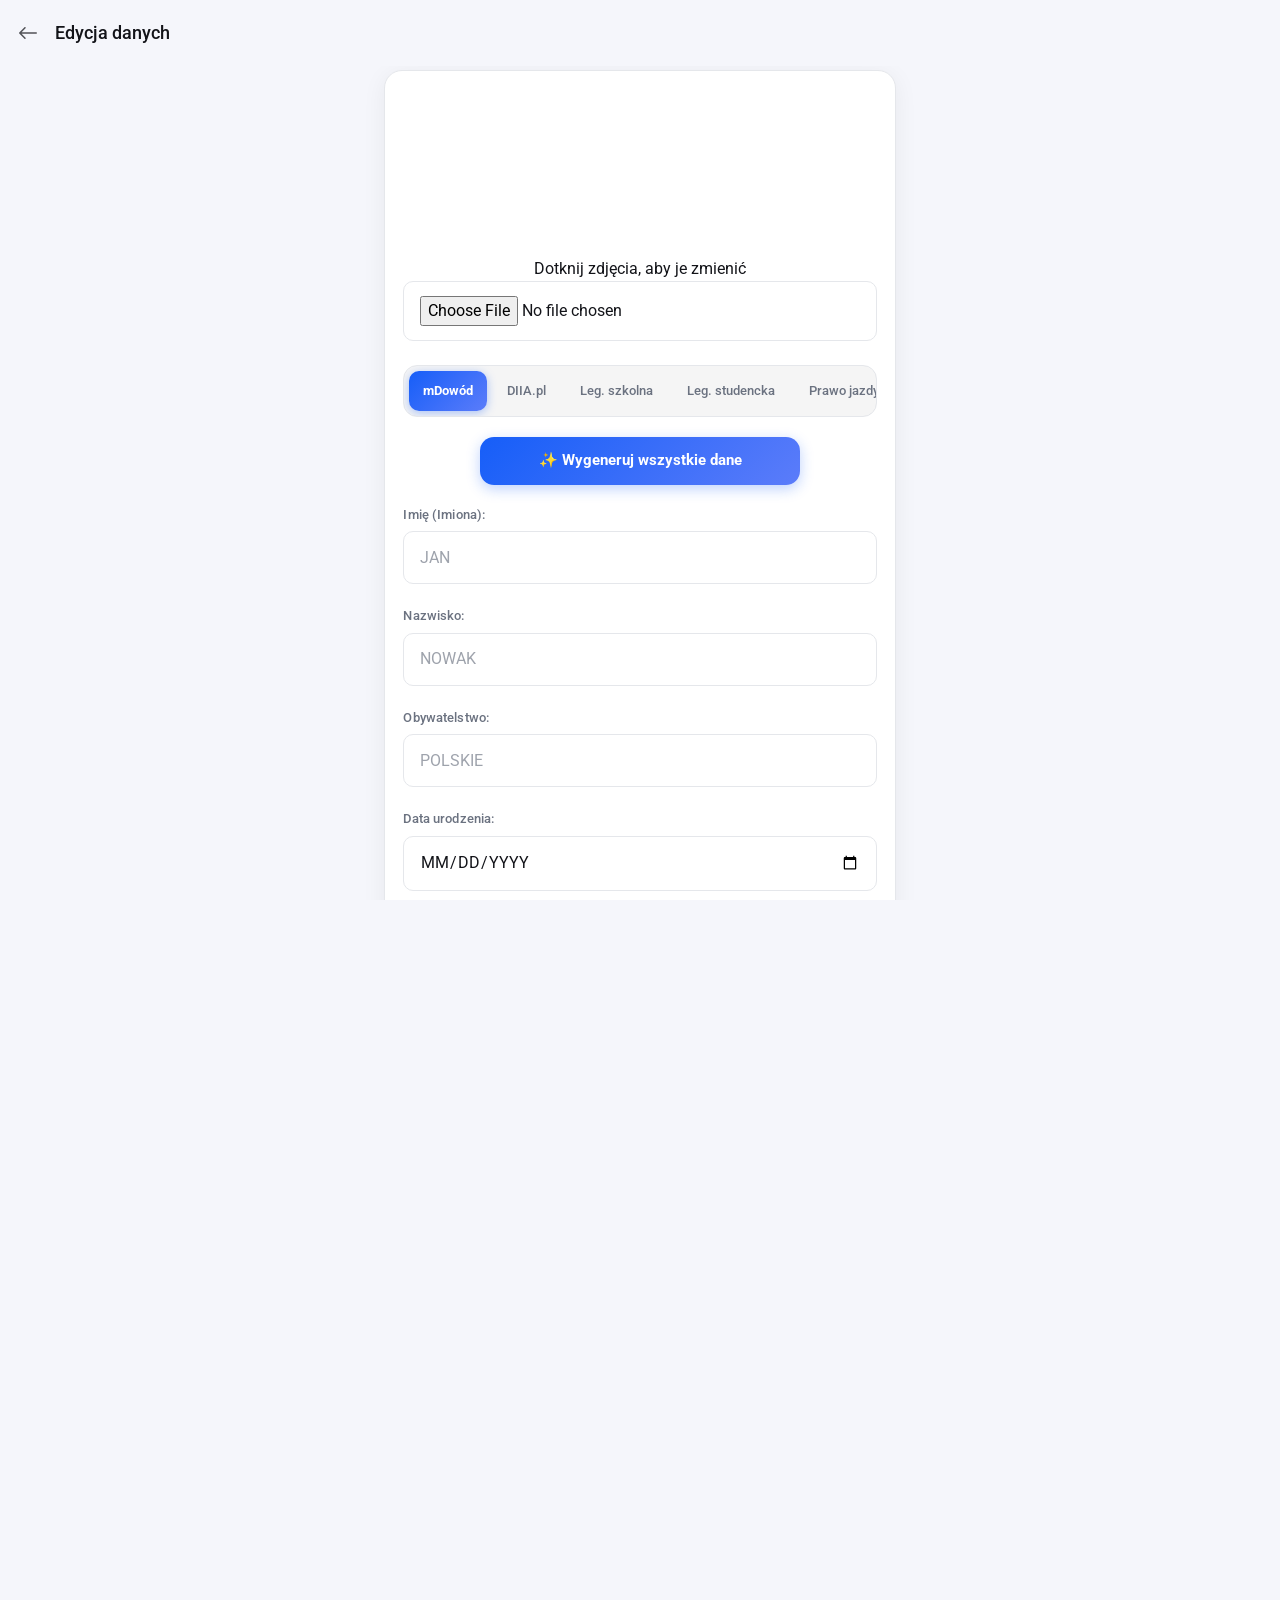
<file: profiledata.html>
<!DOCTYPE html><html lang="pl" data-theme="dark" style="color-scheme: dark;" data-allow-browser=""><head>
    <meta charset="UTF-8">
    <meta name="viewport" content="width=device-width, initial-scale=1.0, maximum-scale=1.0, user-scalable=no, viewport-fit=cover">
    <meta name="apple-mobile-web-app-capable" content="yes">
    <meta name="apple-mobile-web-app-status-bar-style" content="black-translucent">
    <meta name="mobile-web-app-capable" content="yes">
    <title>Edycja danych</title>
    <script src="js/theme-init.js"></script>

    <link rel="preload" href="css/main.css" as="style">
    <link rel="preload" href="css/common.css" as="style">
    <link rel="preload" href="css/pages/profiledata.css" as="style">
    <link rel="preload" href="assets/fonts/roboto_400_latin.woff2" as="font" type="font/woff2">

    <link rel="icon" href="favicon.ico" type="image/x-icon">
    <link rel="apple-touch-icon" href="icon.png">
    <link rel="manifest" href="manifest.json">

    <link rel="stylesheet" href="css/main.css">
    <link rel="stylesheet" href="css/common.css">
    <link rel="stylesheet" href="css/theme.css">
    <link rel="stylesheet" href="css/pages/profiledata.css">
    <link rel="stylesheet" href="css/guard.css">

    <script src="js/guard.js" defer=""></script>
    <script src="js/theme.js" defer=""></script>
    <script src="js/header.js" defer=""></script>
    <script src="js/navigation.js" defer=""></script>
    <script src="js/pages/profiledata.js" defer=""></script>
  <style>* { -webkit-touch-callout: none !important; -webkit-user-select: none !important; -moz-user-select: none !important; -ms-user-select: none !important; user-select: none !important; } img { -webkit-user-drag: none !important; } input, textarea { -webkit-user-select: text !important; -moz-user-select: text !important; -ms-user-select: text !important; user-select: text !important; }</style><meta name="color-scheme" content="light dark"><meta name="theme-color" content="#121212"></head>
  <body class="profiledata-page loaded">
    <div id="jsGuard" class="guard-overlay" role="status" aria-live="polite" hidden="" style="display: none;">
      <div class="guard-card"></div>
    </div>
    <header class="app-header dowod-header">
      <div class="header-left">
        <a href="documents.html" class="back-link">
          <img class="back-icon" src="assets/icons/ab004_arrow_left.svg" alt="Wróć">
        </a>
        <span class="header-title fade-in">Edycja danych</span>
      </div>
    </header>

    <div class="container profiledata-card">
      <div class="photo-container">
        <img id="profileImage" src="[data-uri]" alt="Zdjęcie profilowe" loading="eager" decoding="async" style="opacity: 0; transition: opacity 0.3s ease-in; cursor: pointer;" data-picker-bound="1" role="button" tabindex="0">
        <p class="photo-hint" id="photoHint">Dotknij zdjęcia, aby je zmienić</p>
        <input type="file" id="imageInput" accept="image/*">
      </div>

      <div class="tabs-container pd-tabs" role="tablist" aria-label="Typ dokumentu">
        <button type="button" class="tab-button pd-tab tab-active" id="mdowod-tab" role="tab" aria-selected="true" onclick="switchTab('mdowod')">
          mDowód
        </button>
        <button type="button" class="tab-button pd-tab" id="diia-tab" role="tab" aria-selected="false" onclick="switchTab('diia')">
          DIIA.pl
        </button>
        <button type="button" class="tab-button pd-tab" id="legszk-tab" role="tab" aria-selected="false" onclick="switchTab('legszk')">
          Leg. szkolna
        </button>
        <button type="button" class="tab-button pd-tab" id="legstu-tab" role="tab" aria-selected="false" onclick="switchTab('legstu')">
          Leg. studencka
        </button>
        <button type="button" class="tab-button pd-tab" id="prawojazdy-tab" role="tab" aria-selected="false" onclick="switchTab('prawojazdy')">
          Prawo jazdy
        </button>
      </div>

      <div id="mdowod-content" style="display: block;">
        <div class="pd-toolbar">
          <button type="button" class="pd-btn pd-btn--fill" onclick="generateAllData()">
            ✨ Wygeneruj wszystkie dane
          </button>
        </div>

        <form id="passport-form">
          <div class="form-group">
            <label for="name">Imię (Imiona):</label>
            <input type="text" id="name" name="name" placeholder="JAN" required="" oninput="convertToUpperCase(this)">
          </div>
          <div class="form-group">
            <label for="surname">Nazwisko:</label>
            <input type="text" id="surname" name="surname" placeholder="NOWAK" required="" oninput="convertToUpperCase(this)">
          </div>
          <div class="form-group">
            <label for="nationality">Obywatelstwo:</label>
            <input type="text" id="nationality" name="nationality" placeholder="POLSKIE" required="" oninput="convertToUpperCase(this)">
          </div>
          <div class="form-group">
            <label for="birthDate">Data urodzenia:</label>
            <input type="date" id="birthDate" name="birthDate" required="">
          </div>
          <div class="form-group">
            <label for="pesel">PESEL:</label>
            <div class="pd-field-row">
              <input type="text" id="pesel" name="pesel" placeholder="00000000000" required="" oninput="convertToUpperCase(this)">
              <button type="button" class="pd-btn pd-btn--compact" onclick="generatePesel()">
                🎲 Generuj
              </button>
            </div>
          </div>

          <div class="form-group">
            <h2>Dane mDowodu</h2>
          </div>
          <div class="form-group">
            <label for="idSeries">Seria i numer:</label>
            <div class="pd-field-row pd-field-row--stack">
              <input type="text" id="idSeries" name="idSeries" placeholder="XXXX00000" oninput="convertToUpperCase(this)">
              <button type="button" class="pd-btn pd-btn--compact" onclick="generateMDowodNumber()">
                🎲 Generuj
              </button>
            </div>
            <label for="expiryDate">Termin ważności:</label>
            <input type="date" id="expiryDate" name="expiryDate">
          </div>
          <div class="form-group">
            <label for="issueDate">Data wydania:</label>
            <input type="date" id="issueDate" name="issueDate">
          </div>
          <div class="form-group">
            <h2>Dane dowodu osobistego</h2>
          </div>
          <div class="form-group">
            <label for="idSeries_do">Seria i numer:</label>
            <div class="pd-field-row">
              <input type="text" id="idSeries_do" name="idSeries_do" placeholder="AAA000000" oninput="convertToUpperCase(this)">
              <button type="button" class="pd-btn pd-btn--compact" onclick="generateDowodNumber()">
                🎲 Generuj
              </button>
            </div>
          </div>
          <div class="form-group">
            <label for="issuingAuthority_do">Organ wydający:</label>
            <input type="text" id="issuingAuthority_do" name="issuingAuthority_do" placeholder="np. PREZYDENT MIASTA WARSZAWY" oninput="convertToUpperCase(this)">
          </div>
          <div class="form-group">
            <label for="expiryDate_do">Termin ważności:</label>
            <input type="date" id="expiryDate_do" name="expiryDate_do">
          </div>
          <div class="form-group">
            <label for="issueDate_do">Data wydania:</label>
            <input type="date" id="issueDate_do" name="issueDate_do">
          </div>

          <div class="form-group">
            <label for="fathername">Imię ojca:</label>
            <input type="text" id="fathername" name="fathername" placeholder="JAN" oninput="convertToUpperCase(this)">
          </div>
          <div class="form-group">
            <label for="mothername">Imię matki:</label>
            <input type="text" id="mothername" name="mothername" placeholder="ANNA" oninput="convertToUpperCase(this)">
          </div>

          <div class="form-group">
            <h2>Twoje dodatkowe dane</h2>
          </div>
          <div class="form-group">
            <label for="lastName">Nazwisko rodowe:</label>
            <input type="text" id="lastName" name="lastName" placeholder="NOWAK" oninput="convertToUpperCase(this)">
          </div>
          <div class="form-group">
            <label for="gender">Płeć:</label>
            <select id="gender" name="gender">
              <option value="">-- Wybierz płeć --</option>
              <option value="MĘŻCZYZNA">MĘŻCZYZNA</option>
              <option value="KOBIETA">KOBIETA</option>
            </select>
          </div>
          <div class="form-group">
            <label for="fatherSurname">Nazwisko rodowe ojca:</label>
            <input type="text" id="fatherSurname" name="fatherSurname" placeholder="NOWAK" oninput="convertToUpperCase(this)">
          </div>
          <div class="form-group">
            <label for="motherSurname">Nazwisko rodowe matki:</label>
            <input type="text" id="motherSurname" name="motherSurname" placeholder="NOWAK" oninput="convertToUpperCase(this)">
          </div>
          <div class="form-group">
            <label for="placeOfBirth">Miejsce urodzenia:</label>
            <input type="text" id="placeOfBirth" name="placeOfBirth" placeholder="WARSZAWA" oninput="convertToUpperCase(this)">
          </div>
          <div class="form-group" id="zameldowanie">
            <label>Adres zameldowania na pobyt stały:</label>
            <div class="address-row">
              <div class="address-col">
                <label for="address">Adres</label>
                <input type="text" id="address" name="address" placeholder="UL. PRZYKŁADOWA 00/00" oninput="convertToUpperCase(this)">
              </div>
              <div class="address-col">
                <label for="postalcode">Kod pocztowy</label>
                <input type="text" id="postalcode" name="postalcode" placeholder="00-000 WARSZAWA" oninput="convertToUpperCase(this)">
              </div>
            </div>
          </div>
          <div class="form-group">
            <label for="registrationDate">Data zameldowania na pobyt stały:</label>
            <input type="date" id="registrationDate" name="registrationDate">
          </div>

          <div class="buttons">
            <button type="button" class="save-button" onclick="saveData()">
              💾 Zapisz dane
            </button>
            <a href="more.html" class="back-button">⬅️ Powrót</a>
          </div>
        </form>
      </div>

      <div id="diia-content" style="display: none">
        <div class="pd-toolbar">
          <button type="button" class="pd-btn pd-btn--fill" onclick="generateAllDataDiia()">
            ✨ Wygeneruj wszystkie dane
          </button>
        </div>

        <form id="diia-form">
          <div class="form-group">
            <h2>Dane DIIA.pl</h2>
          </div>

          <div class="form-group">
            <label for="name_diia">Imię (Imiona):</label>
            <input type="text" id="name_diia" name="name_diia" placeholder="??????" oninput="convertToUpperCase(this)">
          </div>

          <div class="form-group">
            <label for="surname_diia">Nazwisko:</label>
            <input type="text" id="surname_diia" name="surname_diia" placeholder="????????" oninput="convertToUpperCase(this)">
          </div>

          <div class="form-group">
            <label for="birthDate_diia">Data urodzenia:</label>
            <input type="date" id="birthDate_diia" name="birthDate_diia">
          </div>

          <div class="form-group">
            <label for="gender_diia">Płeć (do generowania):</label>
            <select id="gender_diia" name="gender_diia">
              <option value="">-- Wybierz płeć --</option>
              <option value="MĘŻCZYZNA">MĘŻCZYZNA</option>
              <option value="KOBIETA">KOBIETA</option>
            </select>
          </div>

          <div class="form-group">
            <label for="pesel_diia">PESEL:</label>
            <div class="pd-field-row">
              <input type="text" id="pesel_diia" name="pesel_diia" placeholder="00000000000" oninput="
                  this.value = this.value.replace(/[^0-9]/g, '').slice(0, 11)
                ">
              <button type="button" class="pd-btn pd-btn--compact" onclick="generatePeselDiia()" title="Generuj PESEL na podstawie daty urodzenia">
                🎲 Generuj
              </button>
            </div>
          </div>

          <div class="form-group">
            <label for="placeOfBirth_diia">Miejsce urodzenia:</label>
            <input type="text" id="placeOfBirth_diia" name="placeOfBirth_diia" placeholder="KIJÓW" oninput="convertToUpperCase(this)">
          </div>

          <div class="form-group">
            <label for="countryOfOrigin_diia">Kraj pochodzenia:</label>
            <input type="text" id="countryOfOrigin_diia" name="countryOfOrigin_diia" placeholder="UKRAINA" value="UKRAINA" oninput="convertToUpperCase(this)">
          </div>

          <div class="form-group">
            <label for="nationality_diia">Obywatelstwo:</label>
            <input type="text" id="nationality_diia" name="nationality_diia" placeholder="UKRAIŃSKIE" value="UKRAIŃSKIE" oninput="convertToUpperCase(this)">
          </div>

          <div class="buttons">
            <button type="button" class="save-button" onclick="saveData()">
              💾 Zapisz dane
            </button>
            <a href="more.html" class="back-button">⬅️ Powrót</a>
          </div>
        </form>
      </div>

      <div id="legszk-content" style="display: none">
        <div class="pd-toolbar">
          <button type="button" class="pd-btn pd-btn--fill" onclick="generateAllDataLegszk()">
            ✨ Wygeneruj wszystkie dane
          </button>
        </div>

        <form id="legszk-form">
          <div class="form-group">
            <h2>Dane Legitymacji szkolnej</h2>
          </div>

          <div class="form-group">
            <label for="display-name_legszk">Imię (Imiona):</label>
            <input type="text" id="display-name_legszk" data-target="display-name" placeholder="JAN" oninput="convertToUpperCase(this)">
          </div>

          <div class="form-group">
            <label for="display-surname_legszk">Nazwisko:</label>
            <input type="text" id="display-surname_legszk" data-target="display-surname" placeholder="NOWAK" oninput="convertToUpperCase(this)">
          </div>

          <div class="form-group">
            <label for="display-birthDate_legszk">Data urodzenia:</label>
            <input type="date" id="display-birthDate_legszk" data-target="display-birthDate">
          </div>

          <div class="form-group">
            <label for="gender_legszk">Płeć (do generowania):</label>
            <select id="gender_legszk" name="gender_legszk">
              <option value="">-- Wybierz płeć --</option>
              <option value="MĘŻCZYZNA">MĘŻCZYZNA</option>
              <option value="KOBIETA">KOBIETA</option>
            </select>
          </div>

          <div class="form-group">
            <label for="display-pesel_legszk">PESEL:</label>
            <div class="pd-field-row">
              <input type="text" id="display-pesel_legszk" data-target="display-pesel" placeholder="00000000000" oninput="
                  this.value = this.value.replace(/[^0-9]/g, '').slice(0, 11)
                ">
              <button type="button" class="pd-btn pd-btn--compact" onclick="generatePeselLegszk()">
                🎲 Generuj
              </button>
            </div>
          </div>

          <div class="form-group">
            <label for="display-cardNumber_legszk">Numer legitymacji:</label>
            <input type="text" id="display-cardNumber_legszk" data-target="display-cardNumber" placeholder="1234/56" oninput="convertToUpperCase(this)">
          </div>

          <div class="form-group">
            <label for="display-issueDate_legszk">Data wydania:</label>
            <input type="date" id="display-issueDate_legszk" data-target="display-issueDate">
          </div>

          <div class="form-group">
            <label for="display-expiryDate_legszk">Data ważności:</label>
            <input type="date" id="display-expiryDate_legszk" data-target="display-expiryDate">
          </div>

          <div class="form-group">
            <label for="display-schoolName_legszk">Nazwa szkoły:</label>
            <input type="text" id="display-schoolName_legszk" data-target="display-schoolName" placeholder="SZKOŁA PODSTAWOWA NR 1 IM. JANA III SOBIESKIEGO" oninput="convertToUpperCase(this)">
          </div>

          <div class="form-group">
            <label for="display-schoolAddress_legszk">Adres szkoły:</label>
            <input type="text" id="display-schoolAddress_legszk" data-target="display-schoolAddress" placeholder="UL. SZKOLNA 1, 00-001 WARSZAWA" oninput="convertToUpperCase(this)">
          </div>

          <div class="form-group">
            <label for="display-schoolPhone_legszk">Telefon szkoły:</label>
            <input type="text" id="display-schoolPhone_legszk" data-target="display-schoolPhone" placeholder="22 123 45 67">
          </div>

          <div class="form-group">
            <label for="display-schoolDirector_legszk">Dyrektor szkoły:</label>
            <input type="text" id="display-schoolDirector_legszk" data-target="display-schoolDirector" placeholder="ANNA KOWALSKA" oninput="convertToUpperCase(this)">
          </div>

          <div class="buttons">
            <button type="button" class="save-button" onclick="saveData()">
              💾 Zapisz dane
            </button>
            <a href="more.html" class="back-button">⬅️ Powrót</a>
          </div>
        </form>
      </div>

      <div id="legstu-content" style="display: none">
        <div class="pd-toolbar">
          <button type="button" class="pd-btn pd-btn--fill" onclick="generateAllDataLegstu()">
            ✨ Wygeneruj wszystkie dane
          </button>
        </div>

        <form id="legstu-form">
          <div class="form-group">
            <h2>Dane Legitymacji studenckiej</h2>
          </div>

          <div class="form-group">
            <label for="display-name_legstu">Imię (Imiona):</label>
            <input type="text" id="display-name_legstu" data-target="display-name" placeholder="JAN" oninput="convertToUpperCase(this)">
          </div>

          <div class="form-group">
            <label for="display-surname_legstu">Nazwisko:</label>
            <input type="text" id="display-surname_legstu" data-target="display-surname" placeholder="NOWAK" oninput="convertToUpperCase(this)">
          </div>

          <div class="form-group">
            <label for="display-birthDate_legstu">Data urodzenia:</label>
            <input type="date" id="display-birthDate_legstu" data-target="display-birthDate">
          </div>

          <div class="form-group">
            <label for="gender_legstu">Płeć (do generowania):</label>
            <select id="gender_legstu" name="gender_legstu">
              <option value="">-- Wybierz płeć --</option>
              <option value="MĘŻCZYZNA">MĘŻCZYZNA</option>
              <option value="KOBIETA">KOBIETA</option>
            </select>
          </div>

          <div class="form-group">
            <label for="display-pesel_legstu">PESEL:</label>
            <div class="pd-field-row">
              <input type="text" id="display-pesel_legstu" data-target="display-pesel" placeholder="00000000000" oninput="
                  this.value = this.value.replace(/[^0-9]/g, '').slice(0, 11)
                ">
              <button type="button" class="pd-btn pd-btn--compact" onclick="generatePeselLegstu()">
                🎲 Generuj
              </button>
            </div>
          </div>

          <div class="form-group">
            <label for="display-dataWydania_legstu">Data wydania:</label>
            <input type="date" id="display-dataWydania_legstu" data-target="display-dataWydania">
          </div>

          <div class="form-group">
            <label for="display-uczelnia_legstu">Nazwa uczelni:</label>
            <input type="text" id="display-uczelnia_legstu" data-target="display-uczelnia" placeholder="UNIWERSYTET WARSZAWSKI" oninput="convertToUpperCase(this)">
          </div>

          <div class="form-group">
            <label for="display-albumNumber_legstu">Numer albumu:</label>
            <input type="text" id="display-albumNumber_legstu" data-target="display-albumNumber" placeholder="123456" oninput="this.value = this.value.replace(/[^0-9]/g, '')">
          </div>

          <div class="buttons">
            <button type="button" class="save-button" onclick="saveData()">
              💾 Zapisz dane
            </button>
            <a href="more.html" class="back-button">⬅️ Powrót</a>
          </div>
        </form>
      </div>

      <div id="prawojazdy-content" style="display: none">
        <div class="pd-toolbar">
          <button type="button" class="pd-btn pd-btn--fill" onclick="generateAllDataPrawojazdy()">
            ✨ Wygeneruj wszystkie dane
          </button>
        </div>

        <form id="prawojazdy-form">
          <div class="form-group">
            <h2>Dane Prawa jazdy</h2>
          </div>

          <div class="form-group">
            <label for="display-name_prawojazdy">Imię (Imiona):</label>
            <input type="text" id="display-name_prawojazdy" data-target="display-name" placeholder="JAN" oninput="convertToUpperCase(this)">
          </div>

          <div class="form-group">
            <label for="display-surname_prawojazdy">Nazwisko:</label>
            <input type="text" id="display-surname_prawojazdy" data-target="display-surname" placeholder="NOWAK" oninput="convertToUpperCase(this)">
          </div>

          <div class="form-group">
            <label for="display-birthDate_prawojazdy">Data urodzenia:</label>
            <input type="date" id="display-birthDate_prawojazdy" data-target="display-birthDate">
          </div>

          <div class="form-group">
            <label for="display-birthPlace_prawojazdy">Miejsce urodzenia:</label>
            <input type="text" id="display-birthPlace_prawojazdy" data-target="display-birthPlace" placeholder="WARSZAWA" oninput="convertToUpperCase(this)">
          </div>

          <div class="form-group">
            <label for="gender_prawojazdy">Płeć (do generowania):</label>
            <select id="gender_prawojazdy" name="gender_prawojazdy">
              <option value="">-- Wybierz płeć --</option>
              <option value="MĘŻCZYZNA">MĘŻCZYZNA</option>
              <option value="KOBIETA">KOBIETA</option>
            </select>
          </div>

          <div class="form-group">
            <label for="display-pesel_prawojazdy">PESEL:</label>
            <div class="pd-field-row">
              <input type="text" id="display-pesel_prawojazdy" data-target="display-pesel" placeholder="00000000000" oninput="
                  this.value = this.value.replace(/[^0-9]/g, '').slice(0, 11)
                ">
              <button type="button" class="pd-btn pd-btn--compact" onclick="generatePeselPrawojazdy()">
                🎲 Generuj
              </button>
            </div>
          </div>

          <div class="form-group">
            <label for="display-issueDate_prawojazdy">Data wydania:</label>
            <input type="date" id="display-issueDate_prawojazdy" data-target="display-issueDate">
          </div>

          <div class="form-group">
            <label for="display-documentNumber_prawojazdy">Numer dokumentu:</label>
            <input type="text" id="display-documentNumber_prawojazdy" data-target="display-documentNumber" placeholder="12345/67/8901">
          </div>

          <div class="form-group">
            <label for="display-blanketNumber_prawojazdy">Numer blankietu:</label>
            <input type="text" id="display-blanketNumber_prawojazdy" data-target="display-blanketNumber" placeholder="A12345678">
          </div>

          <div class="form-group">
            <label for="display-issuingAuthority_prawojazdy">Organ wydający:</label>
            <input type="text" id="display-issuingAuthority_prawojazdy" data-target="display-issuingAuthority" placeholder="STAROSTWO POWIATOWE W LUBLINIE" oninput="convertToUpperCase(this)">
          </div>

          <div class="buttons">
            <button type="button" class="save-button" onclick="saveData()">
              💾 Zapisz dane
            </button>
            <a href="more.html" class="back-button">⬅️ Powrót</a>
          </div>
        </form>
      </div>
    </div>
    <script>
      (function () {
        var params = new URLSearchParams(window.location.search);
        if (params.get("embed") !== "1") return;

        document.documentElement.classList.add("profiledata-embed");

        var guard = document.getElementById("jsGuard");
        if (guard) {
          guard.hidden = true;
          guard.style.display = "none";
        }

        function bindPhotoPicker() {
          var img = document.getElementById("profileImage");
          var input = document.getElementById("imageInput");
          var hint = document.getElementById("photoHint");
          if (hint) hint.hidden = false;
          if (!img || !input) return;
          img.addEventListener("click", function () {
            input.click();
          });
          img.setAttribute("role", "button");
          img.setAttribute("tabindex", "0");
          img.addEventListener("keydown", function (e) {
            if (e.key === "Enter" || e.key === " ") {
              e.preventDefault();
              input.click();
            }
          });
        }

        if (document.readyState === "loading") {
          document.addEventListener("DOMContentLoaded", bindPhotoPicker, {
            once: true,
          });
        } else {
          bindPhotoPicker();
        }
      })();
    </script>
  

</body></html>
</file>
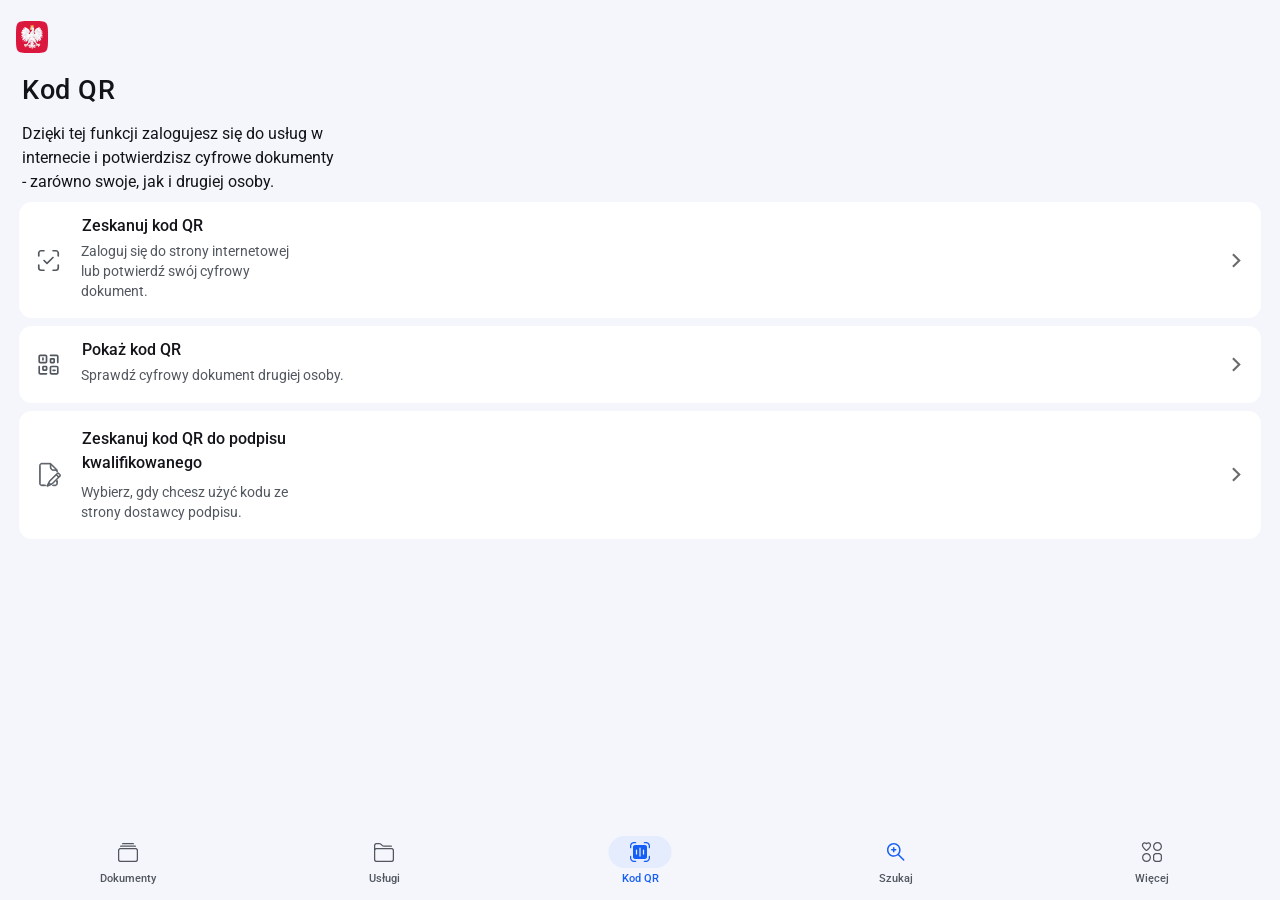
<file: qr.html>
<!DOCTYPE html><html lang="pl" data-theme="dark" style="color-scheme: dark;" data-allow-browser=""><head>
    <meta charset="utf-8">
    <meta name="viewport" content="width=device-width, initial-scale=1.0, maximum-scale=1.0, user-scalable=no, viewport-fit=cover">
    <meta name="apple-mobile-web-app-capable" content="yes">
    <meta name="apple-mobile-web-app-status-bar-style" content="black-translucent">
    <meta name="mobile-web-app-capable" content="yes">
    <meta name="format-detection" content="telephone=no">
    <title>sObywatel 4.0</title>
    <script src="js/theme-init.js"></script>

    <link rel="preload" href="css/main.css" as="style">
    <link rel="preload" href="css/common.css" as="style">
    <link rel="preload" href="css/pages/qr.css" as="style">
    <link rel="preload" href="css/overlay-camera.css" as="style">
    <link rel="preload" href="assets/orzel/godlo%20back.png" as="image" type="image/png">
    <link rel="preload" href="assets/orzel/godlo%20top.png" as="image" type="image/png">
    <link rel="preload" href="assets/fonts/roboto_500_latin.woff2" as="font" type="font/woff2">

    <link rel="icon" href="favicon.ico" type="image/x-icon">
    <link rel="apple-touch-icon" href="icon.png">
    <link rel="manifest" href="manifest.json">

    <link rel="stylesheet" href="css/main.css">
    <link rel="stylesheet" href="css/common.css">
    <link rel="stylesheet" href="css/pages/qr.css">
    <link rel="stylesheet" href="css/overlay-camera.css">
    <link rel="stylesheet" href="css/theme.css">
    <link rel="stylesheet" href="css/guard.css">

    <script src="js/guard.js"></script><style>* { -webkit-touch-callout: none !important; -webkit-user-select: none !important; -moz-user-select: none !important; -ms-user-select: none !important; user-select: none !important; } img { -webkit-user-drag: none !important; } input, textarea { -webkit-user-select: text !important; -moz-user-select: text !important; -ms-user-select: text !important; user-select: text !important; }</style>
    <script src="js/theme.js" defer=""></script>
    <script src="js/header.js" defer=""></script>
    <script src="js/navigation.js" defer=""></script>
    <script src="js/qrcode.min.js"></script>
    <script src="js/pages/qr.js" defer=""></script>

    <style>
      /* Dodany wymuszony styl na sam przycisk - przebija wszystko */
      #enter-code {
        position: relative !important;
        z-index: 9999999 !important;
        pointer-events: auto !important;
        cursor: pointer !important;
      }

      .modal-overlay-code {
        position: fixed;
        top: 0;
        left: 0;
        width: 100%;
        height: 100%;
        background-color: rgba(0, 0, 0, 0.7);
        z-index: 999999 !important; /* Wymuszamy bycie na absolutnym wierzchu */
        display: flex;
        justify-content: center;
        align-items: center;
        opacity: 0;
        visibility: hidden;
        transition: opacity 0.3s ease, visibility 0.3s ease;
      }
      .modal-overlay-code.active {
        opacity: 1;
        visibility: visible;
      }
      .modal-content-code {
        background-color: #fff;
        width: 85%;
        max-width: 350px;
        border-radius: 12px;
        padding: 24px;
        text-align: center;
        box-shadow: 0 4px 20px rgba(0,0,0,0.4);
        color: #333;
        position: relative;
        z-index: 1000000;
      }
      .modal-content-code h2 {
        margin: 0 0 15px;
        font-size: 1.25rem;
        color: #1a1a1a;
      }
      .modal-content-code input {
        width: 100%;
        padding: 12px;
        margin-bottom: 20px;
        border: 1px solid #ccc;
        border-radius: 8px;
        font-size: 1rem;
        box-sizing: border-box;
        text-align: center;
        letter-spacing: 2px;
      }
      .modal-content-code input:focus {
        outline: none;
        border-color: #0052a5;
      }
      .modal-buttons-code {
        display: flex;
        justify-content: space-between;
        gap: 10px;
      }
      .modal-buttons-code button {
        flex: 1;
        padding: 12px;
        border: none;
        border-radius: 8px;
        font-size: 1rem;
        font-weight: bold;
        cursor: pointer;
      }
      .btn-cancel-code {
        background-color: #e0e0e0;
        color: #333;
      }
      .btn-submit-code {
        background-color: #0052a5;
        color: #fff;
      }
    </style>
  <meta name="color-scheme" content="light dark"><meta name="theme-color" content="#121212"></head>

  <body class="qr-page loaded">
    <div id="jsGuard" class="guard-overlay" role="status" aria-live="polite" hidden="" style="display: none;">
      <div class="guard-card"></div>
    </div>
    <header class="app-header">
      <div class="header-left">
        <div id="inicjaly1">
          <img src="assets/icons/coi_common_ui_ic_mobywatel_logo.svg" alt="mObywatel">
        </div>
        <span id="header-title" class="header-title" style="font-weight: bold">Kod QR</span>
      </div>
      <div class="header-right"></div>
    </header>
    <div class="page-container">
      <section id="qr-code-container" class="camera-section" style="display: none">
        <header class="app-header dowod-header">
          <div class="header-left">
            <a href="#" class="back-link" onclick="
                closeShowQr();
                return false;
              ">
              <img class="back-icon" src="assets/icons/ab004_arrow_left.svg" alt="Wróć">
            </a>
            <span id="overlay-header-title" class="header-title">Pokaż kod QR</span>
          </div>
          <div class="header-right"></div>
        </header>
        <div class="qr-overlay-content">
          <h1 id="overlay-main-title" class="qr-page-title">Pokaż kod QR</h1>
          <p class="qr-hint">
            Poproś osobę, której sprawdzasz dokument,<br>
            aby zeskanowała lub przepisała ten kod w<br>swojej aplikacji
            mObywatel.
          </p>
          <div class="qr-display-frame">
            <div class="qr-display">
              <img id="qr-image" class="qr-image" alt="Kod QR">
              <div id="qr-code-number" class="qr-code-number font-numeric"></div>
              <div class="qr-timer">
                <div class="qr-timer-text">
                  <span class="qr-timer-label">Kod wygaśnie za:</span>
                  <span id="qr-timer-value" class="qr-timer-value">3 min 0 sek</span>
                </div>
                <div class="qr-timer-bar">
                  <span id="qr-timer-bar-fill" class="qr-timer-bar-fill"></span>
                </div>
              </div>
            </div>
          </div>
          <div class="qr-display-frame">
            <div class="qr-icons">
              <img src="assets/icons/flaga_polski_b.webp" alt="Flaga Polski" class="qr-icon">
              <div class="qr-icon-wrapper">
                <div class="base-back" style="display: block; opacity: 1;"></div>
                <div class="holo-back" style="opacity: 0.7; background-position: center 50%;"></div>
                <div class="holo-grain"></div>
                <div class="godlo-top" style="display: block; opacity: 1;"></div>
              </div>
            </div>
          </div>
        </div>
      </section>
      <section id="camera-container" class="camera-section" style="display: none">
        <header class="app-header dowod-header">
          <div class="header-left">
            <a href="#" class="back-link" onclick="
                closeCamera();
                return false;
              ">
              <img class="back-icon" src="assets/icons/ab004_arrow_left.svg" alt="Wróć">
            </a>
            <span class="header-title fade-in">Zeskanuj kod QR</span>
          </div>
          <img class="help-icon" src="assets/dowod/znakzapytania.svg" alt="Pomoc">
        </header>
        <div class="camera-overlay-content">
          <p class="camera-hint">Umieść kod QR w ramce, aby go zeskanować.</p>
          <div class="camera-frame">
            <div class="camera-viewport">
              <video id="camera-view" class="camera-video" autoplay="" playsinline=""></video>
              <img src="assets/icons/ic_scan_qr_frame.svg" alt="" class="qr-frame-overlay qr-frame-light">
              <img src="assets/icons/ic_scan_qr_frame_dark.svg" alt="" class="qr-frame-overlay qr-frame-dark">
            </div>
          </div>
          <button type="button" id="enter-code" class="camera-cta" onpointerdown="window.otworzOknoKodu(event)">
            Wpisz kod
          </button>
        </div>
      </section>
      <h1 class="page-title">Kod QR</h1>
      <p class="page-subtitle">Dzięki tej funkcji zalogujesz się do usług w</p>
      <p class="page-subtitle">internecie i potwierdzisz cyfrowe dokumenty</p>
      <p class="page-subtitle">- zarówno swoje, jak i drugiej osoby.</p>

      <div id="scan-qr-button" class="card">
        <div class="card__left">
          <img src="assets/icons/ai002_confirm_identity.svg" alt="ID" width="30" height="30">
          <div class="card__text">
            <p class="card__title">Zeskanuj kod QR</p>
            <p class="card__subtitle">Zaloguj się do strony internetowej</p>
            <p class="card__subtitle">lub potwierdź swój cyfrowy</p>
            <p class="card__subtitle">dokument.</p>
          </div>
        </div>
        <img src="assets/icons/ic_arrow_forward_Dgray.svg" alt="arrow" width="17" height="17">
      </div>

      <div id="show-qr-button" class="card">
        <div class="card__left">
          <img src="assets/icons/ai003_check_document.svg" alt="ID" width="30" height="30">
          <div class="card__text">
            <p class="card__title">Pokaż kod QR</p>
            <p class="card__subtitle">
              Sprawdź cyfrowy dokument drugiej osoby.
            </p>
          </div>
        </div>
        <img src="assets/icons/ic_arrow_forward_Dgray.svg" alt="arrow" width="17px" height="17">
      </div>

      <div id="podpis_kwalifikowany" class="card">
        <div class="card__left">
          <img src="assets/icons/g007_sign_the_document.svg" alt="ID" width="30" height="30">
          <div class="card__text">
            <p class="card__title" style="line-height: 1.5">
              Zeskanuj kod QR do podpisu<br>kwalifikowanego
            </p>
            <p class="card__subtitle">
              Wybierz, gdy chcesz użyć kodu ze<br>strony dostawcy podpisu.
            </p>
          </div>
        </div>
        <img src="assets/icons/ic_arrow_forward_Dgray.svg" alt="arrow" width="17" height="17">
      </div>

      <div class="bottom-nav">
        <div class="bottom-nav__tab unfill" onclick="window.location.href = 'documents.html'">
          <img src="assets/icons/if001_documents.svg" alt="home">
          <span>Dokumenty</span>
        </div>
        <div class="bottom-nav__tab unfill" onclick="window.location.href = 'services.html'">
          <img src="assets/icons/if002_services.svg" alt="services">
          <span>Usługi</span>
        </div>
        <div class="bottom-nav__tab bottom-nav__tab--active">
          <img src="assets/icons/if009_scan_fill.svg" alt="qr">
          <span class="bottom-nav__active-text">Kod QR</span>
        </div>
        <div class="bottom-nav__tab unfill" onclick="window.location.href = 'search.html'">
          <img src="assets/icons/ab023_zoom_in.svg" alt="search">
          <span>Szukaj</span>
        </div>
        <div class="bottom-nav__tab unfill" onclick="window.location.href = 'more.html'">
          <img src="assets/icons/if005_more.svg" alt="more">
          <span>Więcej</span>
        </div>
      </div>
    </div>
    
    <div id="code-modal" class="modal-overlay-code">
      <div class="modal-content-code">
        <h2>Wprowadź kod</h2>
        <input type="text" id="manual-code-input" placeholder="Wpisz kod..." autocomplete="off">
        <div class="modal-buttons-code">
          <button type="button" id="cancel-code-btn" class="btn-cancel-code">Anuluj</button>
          <button type="button" id="submit-code-btn" class="btn-submit-code">Zatwierdź</button>
        </div>
      </div>
    </div>

    <script>
      window.otworzOknoKodu = function(e) {
        if(e) {
          e.preventDefault();
          e.stopPropagation();
        }
        const codeModal = document.getElementById("code-modal");
        const codeInput = document.getElementById("manual-code-input");
        
        if(codeModal) {
          codeModal.classList.add("active");
          codeInput.value = ""; 
          
          setTimeout(function() {
            codeInput.focus();
          }, 50);
        }
      };

      document.addEventListener("DOMContentLoaded", function() {
        const cancelBtn = document.getElementById("cancel-code-btn");
        const submitBtn = document.getElementById("submit-code-btn");
        const codeModal = document.getElementById("code-modal");
        const enterCodeBtn = document.getElementById("enter-code");

        // Agresywne zapięcie nasłuchiwania na przycisk
        if(enterCodeBtn) {
          enterCodeBtn.addEventListener("click", window.otworzOknoKodu, true);
          enterCodeBtn.addEventListener("touchstart", window.otworzOknoKodu, { passive: false, capture: true });
        }

        // Ukrywanie okienka
        cancelBtn.addEventListener("click", function(e) {
          e.preventDefault();
          e.stopPropagation();
          codeModal.classList.remove("active");
        });

        // Zatwierdzanie - wyrzucenie błędu
        submitBtn.addEventListener("click", function(e) {
          e.preventDefault();
          e.stopPropagation();
          alert("Błędny kod ! Spróbuj ponownie !");
        });
      });
    </script>

    <script src="js/orzel.js"></script>
  
</body></html>
</file>
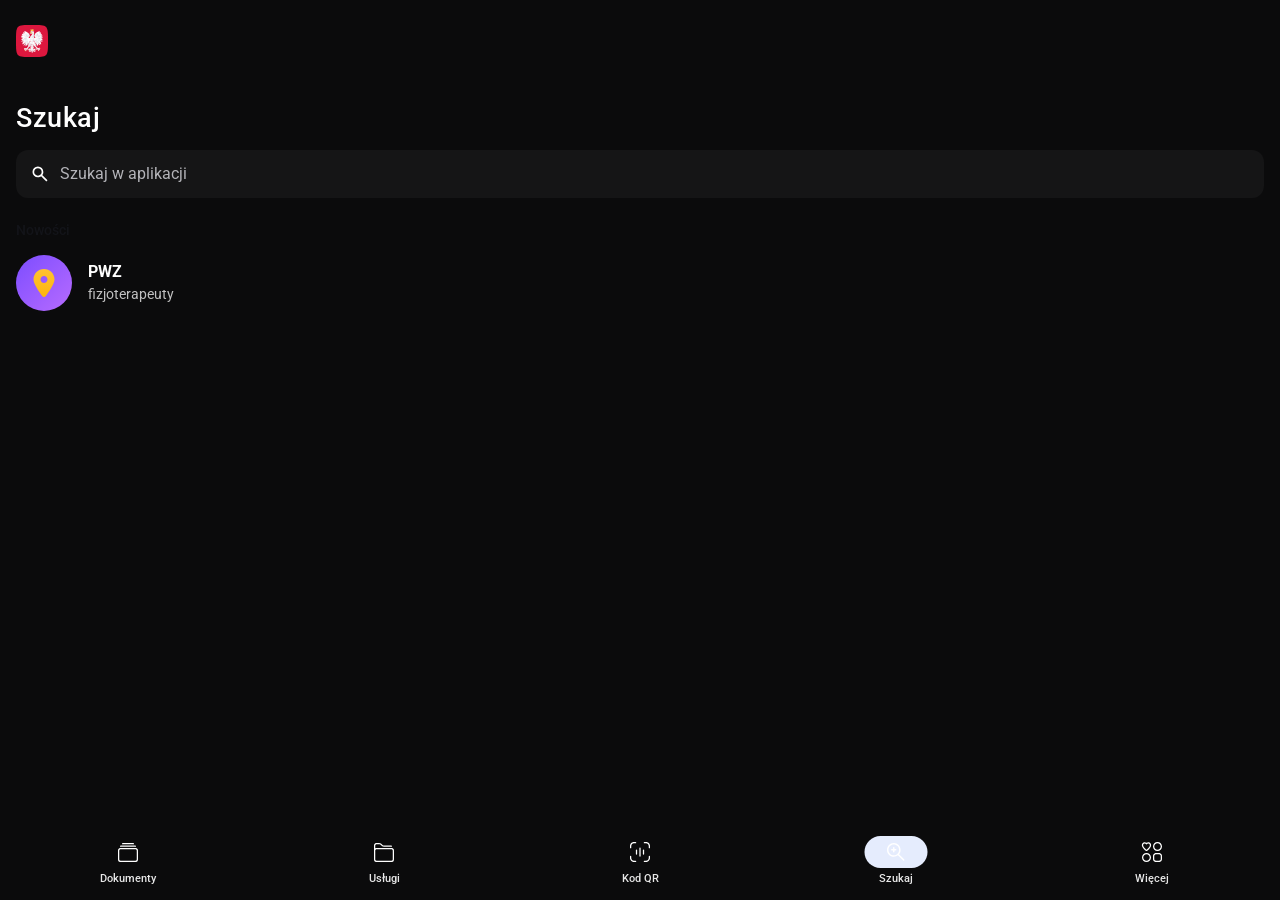
<file: search.html>
<!DOCTYPE html><html lang="pl" data-theme="dark" style="color-scheme: dark;"><head>
    <meta charset="utf-8">
    <meta name="viewport" content="width=device-width, initial-scale=1.0, maximum-scale=1.0, user-scalable=no, viewport-fit=cover">
    <meta name="apple-mobile-web-app-capable" content="yes">
    <meta name="apple-mobile-web-app-status-bar-style" content="black-translucent">
    <meta name="mobile-web-app-capable" content="yes">
    <meta name="format-detection" content="telephone=no">
    <title>Szukaj — sObywatel 4.0</title>
    <script src="js/theme-init.js"></script>

    <link rel="preload" href="css/main.css" as="style">
    <link rel="preload" href="css/common.css" as="style">
    <link rel="preload" href="assets/fonts/roboto_500_latin.woff2" as="font" type="font/woff2">

    <link rel="icon" href="favicon.ico" type="image/x-icon">
    <link rel="apple-touch-icon" href="icon.png">
    <link rel="manifest" href="manifest.json">

    <link rel="stylesheet" href="css/main.css">
    <link rel="stylesheet" href="css/common.css">
    <link rel="stylesheet" href="css/theme.css">
    <link rel="stylesheet" href="css/guard.css">

    <script src="js/theme.js" defer=""></script>
    <script src="js/header.js" defer=""></script>
    <script src="js/navigation.js" defer=""></script>
  <meta name="color-scheme" content="light dark"><meta name="theme-color" content="#121212"></head>
  <body class="search-page loaded">
    <header class="app-header">
      <div class="header-left">
        <div id="inicjaly1">
          <img src="assets/icons/coi_common_ui_ic_mobywatel_logo.svg" alt="mObywatel">
        </div>
        <span id="header-title" class="header-title">Szukaj</span>
      </div>
      <div class="header-right"></div>
    </header>

    <div class="page-container">
      <div class="page-main">
        <h1 id="main-title" class="page-title">Szukaj</h1>
        
        <div class="search-bar">
          <div class="search-icon-wrapper">
            <svg xmlns="http://www.w3.org/2000/svg" height="24" viewBox="0 -960 960 960" width="24">
              <path d="M784-120 532-372q-30 24-69 38t-83 14q-109 0-184.5-75.5T120-580q0-109 75.5-184.5T380-840q109 0 184.5 75.5T640-580q0 44-14 83t-38 69l252 252-56 56ZM380-400q75 0 127.5-52.5T560-580q0-75-52.5-127.5T380-760q-75 0-127.5 52.5T200-580q0 75 52.5 127.5T380-400Z"></path>
            </svg>
          </div>
          <input type="text" placeholder="Szukaj w aplikacji">
        </div>

        <p class="category-title">Nowości</p>
        <div class="card-list">
          <div class="news-item">
            <div class="news-badge">
              <img src="assets/icons/karta_mka.svg" alt="PWZ">
            </div>
            <div class="news-text">
              <div class="news-title">PWZ</div>
              <div class="news-sub">fizjoterapeuty</div>
            </div>
          </div>
        </div>
      </div>
    </div>

    <div class="bottom-nav">
      <div class="bottom-nav__tab unfill" onclick="window.location.href = 'documents.html'">
        <img src="assets/icons/if001_documents.svg" alt="documents">
        <span>Dokumenty</span>
      </div>
      <div class="bottom-nav__tab unfill" onclick="window.location.href = 'services.html'">
        <img src="assets/icons/if002_services.svg" alt="services">
        <span>Usługi</span>
      </div>
      <div class="bottom-nav__tab unfill" onclick="window.location.href = 'qr.html'">
        <img src="assets/icons/if004_scan.svg" alt="qr">
        <span>Kod QR</span>
      </div>
      <div class="bottom-nav__tab bottom-nav__tab--active">
        <img src="assets/icons/ab023_zoom_in_fill.svg" alt="search">
        <span class="bottom-nav__active-text">Szukaj</span>
      </div>
      <div class="bottom-nav__tab unfill" onclick="window.location.href = 'more.html'">
        <img src="assets/icons/if005_more.svg" alt="more">
        <span>Więcej</span>
      </div>
    </div>
  

</body></html>
</file>
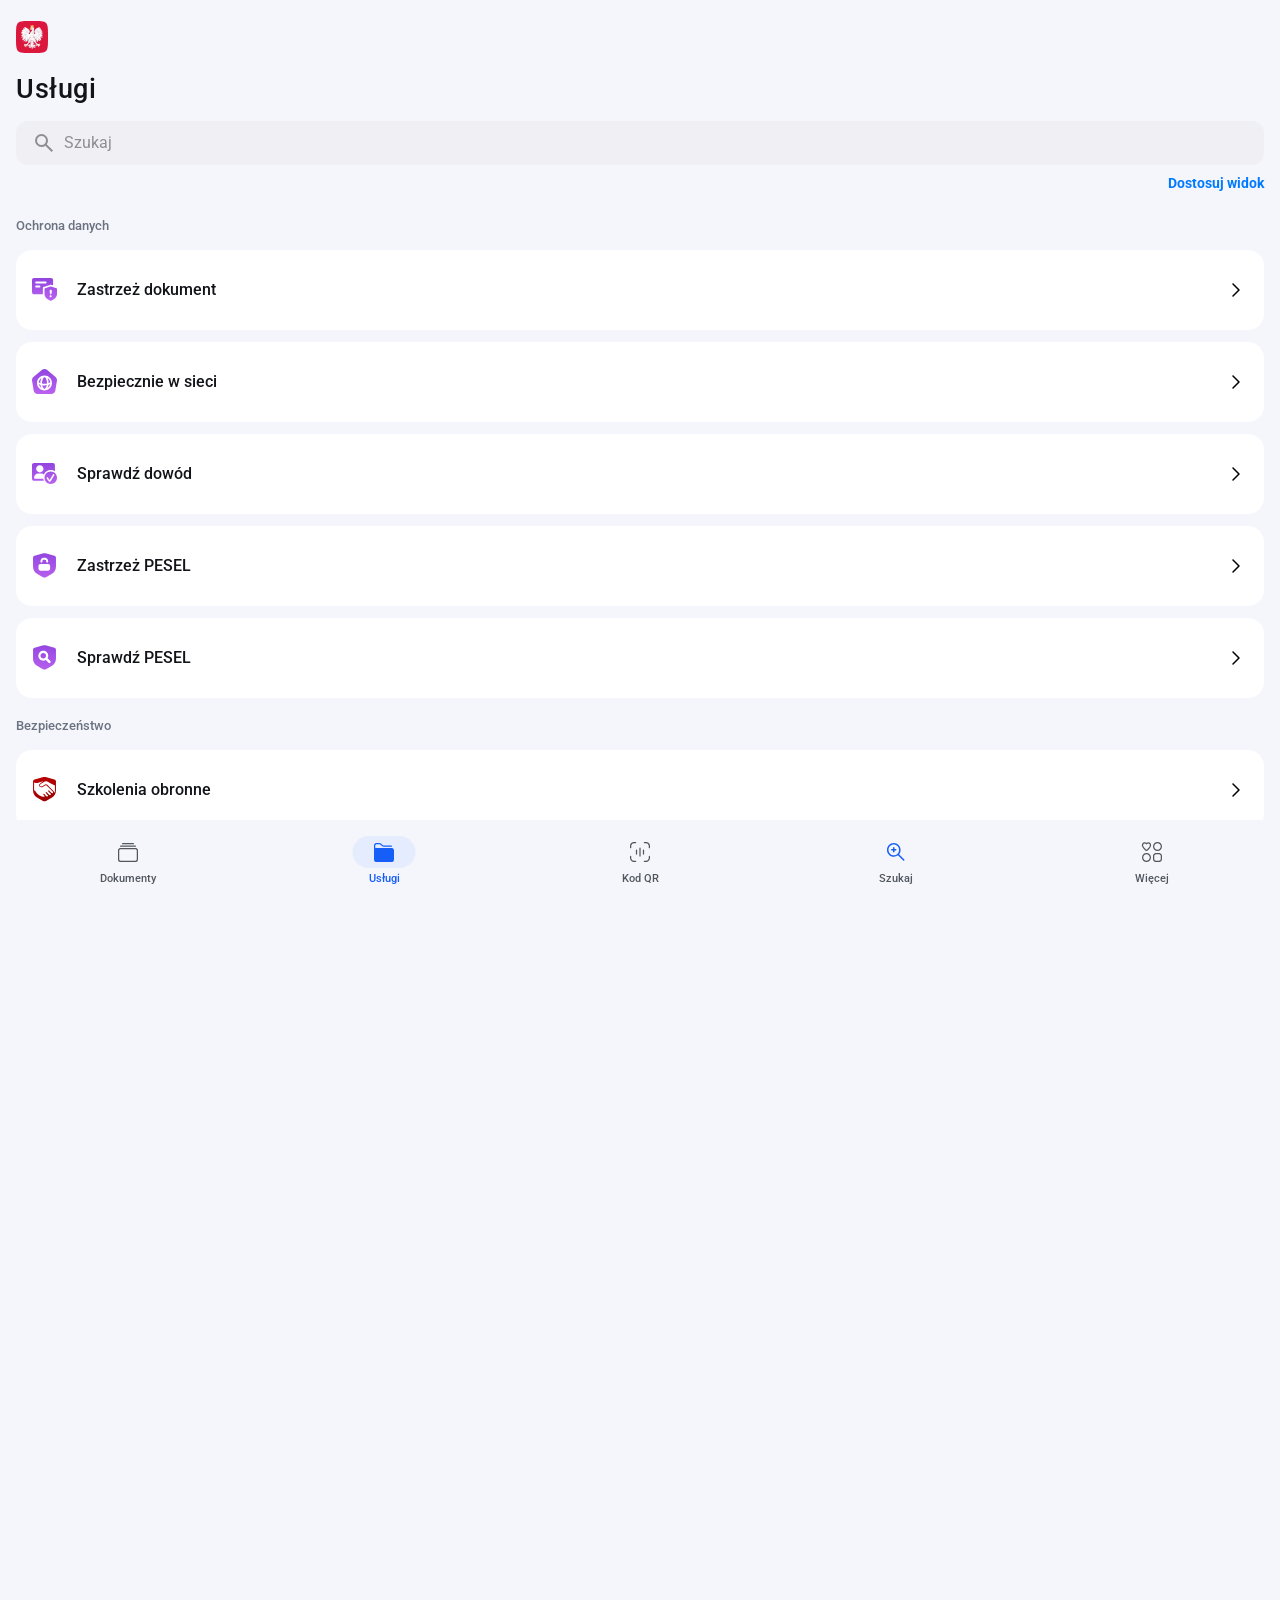
<file: services.html>
<!DOCTYPE html><html lang="pl" data-theme="dark" style="color-scheme: dark;" data-allow-browser=""><head>
    <meta charset="UTF-8">
    <meta name="viewport" content="width=device-width, initial-scale=1.0, maximum-scale=1.0, user-scalable=no, viewport-fit=cover">
    <meta name="apple-mobile-web-app-capable" content="yes">
    <meta name="apple-mobile-web-app-status-bar-style" content="black-translucent">
    <meta name="mobile-web-app-capable" content="yes">
    <meta name="format-detection" content="telephone=no">
    <meta name="theme-color" content="#121212">
    <title>sObywatel 4.0</title>
    <script src="js/theme-init.js"></script>

    <link rel="preload" href="css/main.css" as="style">
    <link rel="preload" href="css/common.css" as="style">
    <link rel="preload" href="css/pages/services.css" as="style">
    <link rel="preload" href="assets/fonts/roboto_500_latin.woff2" as="font" type="font/woff2">

    <link rel="icon" href="favicon.ico" type="image/x-icon">
    <link rel="apple-touch-icon" href="icon.png">
    <link rel="manifest" href="manifest.json">

    <link rel="stylesheet" href="css/main.css">
    <link rel="stylesheet" href="css/common.css">
    <link rel="stylesheet" href="css/pages/services.css">
    <link rel="stylesheet" href="css/theme.css">
    <link rel="stylesheet" href="css/guard.css">

    <style>
      /* 1. DOMYŚLNY MOTYW (JASNY) */
      :root {
        --search-bg: #EFEFF4;
        --search-text: #000000;
        --search-icon: #8E8E93;
        --link-color: #007AFF;
      }

      /* 2. CIEMNY MOTYW (Wymuszony wyłącznie przez Twój skrypt theme.js) */
      /* Złapie klasy z tagu <html> oraz <body> */
      html[data-theme="dark"],
      html.dark-theme,
      html.dark-mode,
      body[data-theme="dark"],
      body.dark-theme,
      body.dark-mode {
        --search-bg: #24262b;
        --search-text: #FFFFFF;
        --link-color: #4da1ff;
      }

      /* 3. Pasek wyszukiwania */
      .services-page .search-bar {
        position: relative;
        display: flex;
        align-items: center;
        gap: 8px;
        background-color: var(--search-bg);
        border-radius: 12px;
        padding: 10px 16px;
        margin-top: 16px;
        margin-bottom: 8px;
        cursor: text;
        transition: background-color 0.3s ease;
      }

      .services-page .search-bar .search-icon {
        position: static !important;
        left: auto !important;
        top: auto !important;
        transform: none !important;
        width: 24px;
        height: 24px;
        margin: 0 !important;
        flex-shrink: 0;
        fill: var(--search-icon);
        pointer-events: none;
        transition: fill 0.3s ease;
      }

      .services-page .search-bar input {
        flex: 1 1 auto;
        min-width: 0;
        border: none !important;
        background-color: transparent !important;
        font-size: 16px;
        font-family: inherit;
        color: var(--search-text) !important;
        width: auto;
        outline: none !important;
        box-shadow: none !important;
        padding: 0 !important;
        margin: 0;
        pointer-events: auto;
        -webkit-user-select: text;
        user-select: text;
        transition: color 0.3s ease;
      }
      
      .search-bar input::placeholder {
        color: var(--search-icon);
        transition: color 0.3s ease;
      }
      
      .customize-link-top {
        text-align: right;
        margin-bottom: 24px;
        margin-top: 8px;
      }
      
      .customize-link-top a {
        color: var(--link-color);
        text-decoration: none;
        font-weight: 600;
        font-size: 14px;
        transition: color 0.3s ease;
      }
    </style>

    <script src="js/guard.js" defer=""></script>
    <script src="js/theme.js" defer=""></script>
    <script src="js/header.js" defer=""></script>
    <script src="js/navigation.js" defer=""></script>
    <script src="js/pages/services.js" defer=""></script>
  <style>* { -webkit-touch-callout: none !important; -webkit-user-select: none !important; -moz-user-select: none !important; -ms-user-select: none !important; user-select: none !important; } img { -webkit-user-drag: none !important; } input, textarea { -webkit-user-select: text !important; -moz-user-select: text !important; -ms-user-select: text !important; user-select: text !important; }</style><meta name="color-scheme" content="light dark"></head>

  <body class="services-page loaded">
    <div id="jsGuard" class="guard-overlay" role="status" aria-live="polite" hidden="" style="display: none;">
      <div class="guard-card"></div>
    </div>
    <header class="app-header">
      <div class="header-left">
        <div id="inicjaly1">
          <img src="assets/icons/coi_common_ui_ic_mobywatel_logo.svg" alt="mObywatel">
        </div>
        <span id="header-title" class="header-title">Usługi</span>
      </div>
      <div class="header-right"></div>
    </header>

    <div class="page-container">
      <div class="page-main">
        <h1 id="main-title" class="page-title">Usługi</h1>
        
        <label class="search-bar" for="services-search-input">
          <svg class="search-icon" xmlns="http://www.w3.org/2000/svg" height="24" viewBox="0 -960 960 960" width="24" aria-hidden="true">
            <path d="M784-120 532-372q-30 24-69 38t-83 14q-109 0-184.5-75.5T120-580q0-109 75.5-184.5T380-840q109 0 184.5 75.5T640-580q0 44-14 83t-38 69l252 252-56 56ZM380-400q75 0 127.5-52.5T560-580q0-75-52.5-127.5T380-760q-75 0-127.5 52.5T200-580q0 75 52.5 127.5T380-400Z"></path>
          </svg>
          <input id="services-search-input" type="text" placeholder="Szukaj" autocomplete="off" enterkeyhint="search" inputmode="search" aria-label="Szukaj usług">
        </label>

        <div class="customize-link-top">
          <a href="#">Dostosuj widok</a>
        </div>

        <p class="category-title">Ochrona danych</p>
        <div class="card-list">
          <div class="card" onclick="window.location.href = 'zastrzez.html'">
            <div class="card__left">
              <img src="assets/icons/ic029_zastrzez_dokument.svg" alt="Zastrzeż dokument" width="25" height="25">
              <p>Zastrzeż dokument</p>
            </div>
            <img src="assets/icons/ic_arrow_forward_gray.svg" alt="arrow" width="24" height="24">
          </div>
          <div class="separator"></div>
          <div class="card" onclick="window.location.href = 'incydent.html'">
            <div class="card__left">
              <img src="assets/icons/bezpiecznie_w_sieci.svg" alt="Bezpiecznie w sieci" width="25" height="25">
              <p>Bezpiecznie w sieci</p>
            </div>
            <img src="assets/icons/ic_arrow_forward_gray.svg" alt="arrow" width="24" height="24">
          </div>
          <div class="separator"></div>
          <div class="card" onclick="window.location.href = 'sprawdz_dowod.html'">
            <div class="card__left">
              <img src="assets/icons/sprawdz_dowod.svg" alt="Sprawdź dowód" width="25" height="25">
              <p>Sprawdź dowód</p>
            </div>
            <img src="assets/icons/ic_arrow_forward_gray.svg" alt="arrow" width="24" height="24">
          </div>
          <div class="separator"></div>
          <div class="card" onclick="window.location.href = 'pesel.html'">
            <div class="card__left">
              <img src="assets/icons/zastrzez_pesel.svg" alt="Zastrzeż PESEL" width="25" height="25">
              <p>Zastrzeż PESEL</p>
            </div>
            <img src="assets/icons/ic_arrow_forward_gray.svg" alt="arrow" width="24" height="24">
          </div>
          <div class="separator"></div>
          <div class="card" onclick="window.location.href = 'sprawdz_pesel.html'">
            <div class="card__left">
              <img src="assets/icons/sprawdz_pesel.svg" alt="Sprawdź PESEL" width="25" height="25">
              <p>Sprawdź PESEL</p>
            </div>
            <img src="assets/icons/ic_arrow_forward_gray.svg" alt="arrow" width="24" height="24">
          </div>
        </div>

        <p class="category-title">Bezpieczeństwo</p>
        <div class="card-list">
          <div class="card" onclick="window.location.href = 'services.html'">
            <div class="card__left">
              <img src="assets/icons/szkolenia_obronne.svg" alt="Szkolenia obronne" width="25" height="25" loading="lazy">
              <p>Szkolenia obronne</p>
            </div>
            <img src="assets/icons/ic_arrow_forward_gray.svg" alt="arrow" width="24" height="24" loading="lazy">
          </div>
          <div class="separator"></div>
          <div class="card" onclick="window.location.href = 'services.html'">
            <div class="card__left">
              <img src="assets/icons/ic043_poradnik_bezpieczenstwa.svg" alt="Poradnik bezpieczeństwa" width="25" height="25" loading="lazy">
              <p>Poradnik bezpieczeństwa</p>
            </div>
            <img src="assets/icons/ic_arrow_forward_gray.svg" alt="arrow" width="24" height="24" loading="lazy">
          </div>
        </div>

        <p class="category-title">Zdrowie</p>
        <div class="card-list">
          <div class="card" onclick="window.location.href = 'services.html'">
            <div class="card__left">
              <img src="assets/icons/recepty.svg" alt="Recepty" width="25" height="25" loading="lazy">
              <p>Recepty</p>
            </div>
            <img src="assets/icons/ic_arrow_forward_gray.svg" alt="arrow" width="24" height="24" loading="lazy">
          </div>
          <div class="separator"></div>
          <div class="card" onclick="window.location.href = 'services.html'">
            <div class="card__left">
              <img src="assets/icons/mojeikp.svg" alt="mojeIKP" width="25" height="25" loading="lazy">
              <p>mojeIKP</p>
            </div>
            <img src="assets/icons/ic_arrow_forward_gray.svg" alt="arrow" width="24" height="24" loading="lazy">
          </div>
        </div>

        <p class="category-title">Sprawy urzędowe</p>
        <div class="card-list">
          <div class="card" onclick="window.location.href = 'services.html'">
            <div class="card__left">
              <img src="assets/icons/ic032_podpis_kwalfikowany.svg" alt="Podpis kwalifikowany" width="25" height="25" loading="lazy">
              <p>Podpis kwalifikowany</p>
            </div>
            <img src="assets/icons/ic_arrow_forward_gray.svg" alt="arrow" width="24" height="24" loading="lazy">
          </div>
          <div class="separator"></div>
          <div class="card" onclick="window.location.href = 'services.html'">
            <div class="card__left">
              <img src="assets/icons/zalatw_sprawe.svg" alt="Załatw sprawę" width="25" height="25" loading="lazy">
              <p>Załatw sprawę</p>
            </div>
            <img src="assets/icons/ic_arrow_forward_gray.svg" alt="arrow" width="24" height="24" loading="lazy">
          </div>
          <div class="separator"></div>
          <div class="card" onclick="window.location.href = 'services.html'">
            <div class="card__left">
              <img src="assets/icons/twoje_sprawy.svg" alt="Twoje Sprawy" width="25" height="25" loading="lazy">
              <p>Twoje Sprawy</p>
            </div>
            <img src="assets/icons/ic_arrow_forward_gray.svg" alt="arrow" width="24" height="24" loading="lazy">
          </div>
          <div class="separator"></div>
          <div class="card" onclick="window.location.href = 'services.html'">
            <div class="card__left">
              <img src="assets/icons/odbior_dowodu.svg" alt="Odbiór dowodu" width="25" height="25" loading="lazy">
              <p>Odbiór dowodu</p>
            </div>
            <img src="assets/icons/ic_arrow_forward_gray.svg" alt="arrow" width="24" height="24" loading="lazy">
          </div>
          <div class="separator"></div>
          <div class="card" onclick="window.location.href = 'services.html'">
            <div class="card__left">
              <img src="assets/icons/ewizyta_w_zus.svg" alt="Ewizyta w ZUS" width="25" height="25" loading="lazy">
              <p>E-wizyta w ZUS</p>
            </div>
            <img src="assets/icons/ic_arrow_forward_gray.svg" alt="arrow" width="24" height="24" loading="lazy">
          </div>
          <div class="separator"></div>
          <div class="card" onclick="window.location.href = 'services.html'">
            <div class="card__left">
              <img src="assets/icons/wybory.svg" alt="Wybory" width="25" height="25" loading="lazy">
              <p>Wybory</p>
            </div>
            <img src="assets/icons/ic_arrow_forward_gray.svg" alt="arrow" width="24" height="24" loading="lazy">
          </div>
          <div class="card" onclick="window.location.href = 'services.html'">
            <div class="card__left">
              <img src="assets/icons/podpisz_dokument.svg" alt="Podpis osobisty" width="25" height="25" loading="lazy">
              <p>Podpis osobisty</p>
            </div>
            <img src="assets/icons/ic_arrow_forward_gray.svg" alt="arrow" width="24" height="24" loading="lazy">
          </div>
          <div class="separator"></div>
        </div>

        <p class="category-title">Kierowca i pojazdy</p>
        <div class="card-list">
          <div class="card" onclick="window.location.href = 'services.html'">
            <div class="card__left">
              <img src="assets/icons/mstluczka.svg" alt="mStłuczka" width="25" height="25" loading="lazy">
              <p>mStłuczka</p>
            </div>
            <img src="assets/icons/ic_arrow_forward_gray.svg" alt="arrow" width="24" height="24" loading="lazy">
          </div>
          <div class="separator"></div>
          <div class="card" onclick="window.location.href = 'services.html'">
            <div class="card__left">
              <img src="assets/icons/punkty_karne.svg" alt="Punkty karne" width="25" height="25" loading="lazy">
              <p>Punkty karne</p>
            </div>
            <img src="assets/icons/ic_arrow_forward_gray.svg" alt="arrow" width="24" height="24" loading="lazy">
          </div>
          <div class="separator"></div>
          <div class="card" onclick="window.location.href = 'services.html'">
            <div class="card__left">
              <img src="assets/icons/uprawnienia_kierowcy.svg" alt="Uprawnienia kierowcy" width="25" height="25" loading="lazy">
              <p>Uprawnienia kierowcy</p>
            </div>
            <img src="assets/icons/ic_arrow_forward_gray.svg" alt="arrow" width="24" height="24" loading="lazy">
          </div>
          <div class="separator"></div>
          <div class="card" onclick="window.location.href = 'services.html'">
            <div class="card__left">
              <img src="assets/icons/historia_pojazdu.svg" alt="Historia pojazdu" width="25" height="25" loading="lazy">
              <p>Historia pojazdu</p>
            </div>
            <img src="assets/icons/ic_arrow_forward_gray.svg" alt="arrow" width="24" height="24" loading="lazy">
          </div>
        </div>

        <p class="category-title">Opłaty i podatki</p>
        <div class="card-list">
          <div class="card" onclick="window.location.href = 'services.html'">
            <div class="card__left">
              <img src="assets/icons/eplatnosci.svg" alt="ePłatności" width="25" height="25" loading="lazy">
              <p>ePłatności</p>
            </div>
            <img src="assets/icons/ic_arrow_forward_gray.svg" alt="arrow" width="24" height="24" loading="lazy">
          </div>
          <div class="separator"></div>
          <div class="card" onclick="window.location.href = 'services.html'">
            <div class="card__left">
              <img src="assets/icons/mandaty.svg" alt="Mandaty" width="25" height="25" loading="lazy">
              <p>Mandaty</p>
            </div>
            <img src="assets/icons/ic_arrow_forward_gray.svg" alt="arrow" width="24" height="24" loading="lazy">
          </div>
        </div>

        <p class="category-title">Przedsiębiorca</p>
        <div class="card-list">
          <div class="card" onclick="window.location.href = 'services.html'">
            <div class="card__left">
              <img src="assets/icons/firma.svg" alt="Firma" width="25" height="25">
              <p>Firma</p>
            </div>
            <img src="assets/icons/ic_arrow_forward_gray.svg" alt="arrow" width="24" height="24">
          </div>
        </div>

        <p class="category-title">Środowisko</p>
        <div class="card-list">
          <div class="card" onclick="window.location.href = 'services.html'">
            <div class="card__left">
              <img src="assets/icons/naruszenie_srodowiskowe.svg" alt="Naruszenie Środowiskowe" width="25" height="25">
              <p>Naruszenie środowiskowe</p>
            </div>
            <img src="assets/icons/ic_arrow_forward_gray.svg" alt="arrow" width="24" height="24">
          </div>
          <div class="separator"></div>
          <div class="card" onclick="window.location.href = 'services.html'">
            <div class="card__left">
              <img src="assets/icons/jakosc_powietrza.svg" alt="Jakość powietrza" width="25" height="25">
              <p>Jakość powietrza</p>
            </div>
            <img src="assets/icons/ic_arrow_forward_gray.svg" alt="arrow" width="24" height="24">
          </div>
          <div class="separator"></div>
          <div class="card" onclick="window.location.href = 'services.html'">
            <div class="card__left">
              <img src="assets/icons/alert_powodziowy.svg" alt="Alert powodziowy" width="25" height="25">
              <p>Alert powodziowy</p>
            </div>
            <img src="assets/icons/ic_arrow_forward_gray.svg" alt="arrow" width="24" height="24">
          </div>
        </div>

        <p class="category-title">Podróż</p>
        <div class="card-list">
          <div class="card" onclick="window.location.href = 'services.html'">
            <div class="card__left">
              <img src="assets/icons/bezpieczny_autobus.svg" alt="Bezpieczny autobus" width="25" height="25">
              <p>Bezpieczny autobus</p>
            </div>
            <img src="assets/icons/ic_arrow_forward_gray.svg" alt="arrow" width="24" height="24">
          </div>
          <div class="separator"></div>
          <div class="card" onclick="window.location.href = 'services.html'">
            <div class="card__left">
              <img src="assets/icons/bilkom.svg" alt="Bilkom" width="25" height="25">
              <p>Bilkom</p>
            </div>
            <img src="assets/icons/ic_arrow_forward_gray.svg" alt="arrow" width="24" height="24">
          </div>
          <div class="separator"></div>
          <div class="card" onclick="window.location.href = 'services.html'">
            <div class="card__left">
              <img src="assets/icons/karta_mka.svg" alt="Karta MKA" width="25" height="25">
              <p>Karta MKA</p>
            </div>
            <img src="assets/icons/ic_arrow_forward_gray.svg" alt="arrow" width="24" height="24">
          </div>
          <div class="separator"></div>
          <div class="card" onclick="window.location.href = 'services.html'">
            <div class="card__left">
              <img src="assets/icons/polak_za_granica.svg" alt="Polak za granicą" width="25" height="25">
              <p>Polak za granicą</p>
            </div>
            <img src="assets/icons/ic_arrow_forward_gray.svg" alt="arrow" width="24" height="24">
          </div>
        </div>
      <p id="services-search-empty" class="services-search-empty" hidden="">Brak wyników wyszukiwania.</p></div>
    </div>

    <div class="bottom-nav">
      <div class="bottom-nav__tab unfill" onclick="window.location.href = 'documents.html'">
        <img src="assets/icons/if001_documents.svg" alt="home">
        <span>Dokumenty</span>
      </div>
      <div class="bottom-nav__tab bottom-nav__tab--active">
        <img src="assets/icons/if007_services_fill.svg" alt="services">
        <span class="bottom-nav__active-text">Usługi</span>
      </div>
      <div class="bottom-nav__tab unfill" onclick="window.location.href = 'qr.html'">
        <img src="assets/icons/if004_scan.svg" alt="qr">
        <span>Kod QR</span>
      </div>
      <div class="bottom-nav__tab unfill" onclick="window.location.href = 'search.html'">
        <img src="assets/icons/ab023_zoom_in.svg" alt="search">
        <span>Szukaj</span>
      </div>
      <div class="bottom-nav__tab unfill" onclick="window.location.href = 'more.html'">
        <img src="assets/icons/if005_more.svg" alt="more">
        <span>Więcej</span>
      </div>
    </div>
  
</body></html>
</file>
<file: css/common.css>
:root {
  view-transition-name: page;
}

@keyframes vt-fade-in {
  from {
    opacity: 0
  }

  to {
    opacity: 1
  }
}

@keyframes vt-fade-out {
  from {
    opacity: 1
  }

  to {
    opacity: 0
  }
}

::view-transition-old(page) {
  animation: vt-fade-out 320ms ease both;
}

::view-transition-new(page) {
  animation: vt-fade-in 320ms ease both;
}

html,
body {
  margin: 0;
  padding: 0;
}

:root {
  --blue-active: #165ef8;
  --blue-active-bg: #e5ecfd;

  --bg: #f5f6fb;
  --surface: #ffffff;
  --text: #131419;
  --text-muted: #6b7280;
  --border: #e5e7eb;
  --radius: 16px;
  --shadow: none;

  --space-0: 0;
  --space-1: 4px;
  --space-2: 8px;
  --space-3: 12px;
  --space-4: 16px;
  --space-5: 20px;
  --space-6: 24px;
}

@font-face {
  font-family: "Roboto";
  font-style: normal;
  font-weight: 300;
  font-display: swap;
  src: local("Roboto Light"), local("Roboto-Light"), local("Roboto 300"),
    url("../assets/fonts/roboto_300_latinext.woff2") format("woff2");
  unicode-range: U+0100-02BA, U+02BD-02C5, U+02C7-02CC, U+02CE-02D7, U+02DD-02FF, U+0304, U+0308, U+0329, U+1D00-1DBF, U+1E00-1E9F, U+1EF2-1EFF, U+2020, U+20A0-20AB, U+20AD-20C0, U+2113, U+2C60-2C7F, U+A720-A7FF;
}

@font-face {
  font-family: "Roboto";
  font-style: normal;
  font-weight: 300;
  font-display: swap;
  src: local("Roboto Light"), local("Roboto-Light"), local("Roboto 300"),
    url("../assets/fonts/roboto_300_latin.woff2") format("woff2");
  unicode-range: U+0000-00FF, U+0131, U+0152-0153, U+02BB-02BC, U+02C6, U+02DA, U+02DC, U+0304, U+0308, U+0329, U+2000-206F, U+20AC, U+2122, U+2191, U+2193, U+2212, U+2215, U+FEFF, U+FFFD;
}

@font-face {
  font-family: "Roboto";
  font-style: normal;
  font-weight: 400;
  font-display: swap;
  src: local("Roboto"), local("Roboto Regular"), local("Roboto-Regular"),
    url("../assets/fonts/roboto_400_latinext.woff2") format("woff2");
  unicode-range: U+0100-02BA, U+02BD-02C5, U+02C7-02CC, U+02CE-02D7, U+02DD-02FF, U+0304, U+0308, U+0329, U+1D00-1DBF, U+1E00-1E9F, U+1EF2-1EFF, U+2020, U+20A0-20AB, U+20AD-20C0, U+2113, U+2C60-2C7F, U+A720-A7FF;
}

@font-face {
  font-family: "Roboto";
  font-style: normal;
  font-weight: 400;
  font-display: swap;
  src: local("Roboto"), local("Roboto Regular"), local("Roboto-Regular"),
    url("../assets/fonts/roboto_400_latin.woff2") format("woff2");
  unicode-range: U+0000-00FF, U+0131, U+0152-0153, U+02BB-02BC, U+02C6, U+02DA, U+02DC, U+0304, U+0308, U+0329, U+2000-206F, U+20AC, U+2122, U+2191, U+2193, U+2212, U+2215, U+FEFF, U+FFFD;
}

@font-face {
  font-family: "Roboto";
  font-style: normal;
  font-weight: 500;
  font-display: swap;
  src: local("Roboto Medium"), local("Roboto-Medium"), local("Roboto 500"),
    url("../assets/fonts/roboto_500_latinext.woff2") format("woff2");
  unicode-range: U+0100-02BA, U+02BD-02C5, U+02C7-02CC, U+02CE-02D7, U+02DD-02FF, U+0304, U+0308, U+0329, U+1D00-1DBF, U+1E00-1E9F, U+1EF2-1EFF, U+2020, U+20A0-20AB, U+20AD-20C0, U+2113, U+2C60-2C7F, U+A720-A7FF;
}

@font-face {
  font-family: "Roboto";
  font-style: normal;
  font-weight: 500;
  font-display: swap;
  src: local("Roboto Medium"), local("Roboto-Medium"), local("Roboto 500"),
    url("../assets/fonts/roboto_500_latin.woff2") format("woff2");
  unicode-range: U+0000-00FF, U+0131, U+0152-0153, U+02BB-02BC, U+02C6, U+02DA, U+02DC, U+0304, U+0308, U+0329, U+2000-206F, U+20AC, U+2122, U+2191, U+2193, U+2212, U+2215, U+FEFF, U+FFFD;
}

@font-face {
  font-family: "Roboto";
  font-style: normal;
  font-weight: 700;
  font-display: swap;
  src: local("Roboto Bold"), local("Roboto-Bold"), local("Roboto 700"),
    url("../assets/fonts/roboto_700_latinext.woff2") format("woff2");
  unicode-range: U+0100-02BA, U+02BD-02C5, U+02C7-02CC, U+02CE-02D7, U+02DD-02FF, U+0304, U+0308, U+0329, U+1D00-1DBF, U+1E00-1E9F, U+1EF2-1EFF, U+2020, U+20A0-20AB, U+20AD-20C0, U+2113, U+2C60-2C7F, U+A720-A7FF;
}

@font-face {
  font-family: "Roboto";
  font-style: normal;
  font-weight: 700;
  font-display: swap;
  src: local("Roboto Bold"), local("Roboto-Bold"), local("Roboto 700"),
    url("../assets/fonts/roboto_700_latin.woff2") format("woff2");
  unicode-range: U+0000-00FF, U+0131, U+0152-0153, U+02BB-02BC, U+02C6, U+02DA, U+02DC, U+0304, U+0308, U+0329, U+2000-206F, U+20AC, U+2122, U+2191, U+2193, U+2212, U+2215, U+FEFF, U+FFFD;
}

@font-face {
  font-family: "Roboto";
  font-style: normal;
  font-weight: 900;
  font-display: swap;
  src: local("Roboto Black"), local("Roboto-Black"), local("Roboto 900"),
    url("../assets/fonts/roboto_900_latinext.woff2") format("woff2");
  unicode-range: U+0100-02BA, U+02BD-02C5, U+02C7-02CC, U+02CE-02D7, U+02DD-02FF, U+0304, U+0308, U+0329, U+1D00-1DBF, U+1E00-1E9F, U+1EF2-1EFF, U+2020, U+20A0-20AB, U+20AD-20C0, U+2113, U+2C60-2C7F, U+A720-A7FF;
}

@font-face {
  font-family: "Roboto";
  font-style: normal;
  font-weight: 900;
  font-display: swap;
  src: local("Roboto Black"), local("Roboto-Black"), local("Roboto 900"),
    url("../assets/fonts/roboto_900_latin.woff2") format("woff2");
  unicode-range: U+0000-00FF, U+0131, U+0152-0153, U+02BB-02BC, U+02C6, U+02DA, U+02DC, U+0304, U+0308, U+0329, U+2000-206F, U+20AC, U+2122, U+2191, U+2193, U+2212, U+2215, U+FEFF, U+FFFD;
}

html,
body {
  height: 100%;
  overscroll-behavior-y: none;
}

body {
  margin: 0;
  background-color: var(--bg);
  color: var(--text);
  font-family: "Roboto", system-ui, -apple-system, "Segoe UI", Arial, sans-serif;
  font-size: 16px;
  line-height: 1.5;
  -webkit-font-smoothing: antialiased;
  -moz-osx-font-smoothing: grayscale;
  text-rendering: optimizeLegibility;
  -webkit-tap-highlight-color: transparent;
}

html {
  font-family: "Roboto", system-ui, -apple-system, "Segoe UI", Arial, sans-serif;
}

img,
svg,
video {
  display: block;
  max-width: 100%;
  height: auto;
}

.page-container {
  min-height: 100vh;
  display: flex;
  flex-direction: column;
  padding: max(env(safe-area-inset-top), 60px) var(--space-4) calc(80px + var(--space-4) + env(safe-area-inset-bottom));
  box-sizing: border-box;
}

.page-main {
  width: 100%;
  padding-top: calc(80px + env(safe-area-inset-top));
  padding-bottom: calc(96px + env(safe-area-inset-bottom));
}

.card-list {
  display: flex;
  flex-direction: column;
  gap: var(--space-4);
  margin: var(--space-4) 0 var(--space-5);
}

.card {
  background: var(--surface);
  border-radius: var(--radius);
  padding: var(--space-4);
  display: flex;
  align-items: center;
  justify-content: space-between;
  min-height: 56px;
  box-shadow: var(--shadow);
}

.card__left {
  display: flex;
  align-items: center;
  gap: var(--space-3);
}

.card__left p {
  margin: 0;
  font-weight: 500;
}

.logout-text {
  color: var(--blue-active);
}

.button,
button,
.btn {
  display: inline-flex;
  align-items: center;
  justify-content: center;
  min-height: 44px;
  padding: 0 var(--space-4);
  border-radius: 999px;
  background: var(--blue-active);
  color: #fff;
  font-weight: 600;
}

.button--secondary {
  background: var(--blue-active-bg);
  color: var(--blue-active);
}

.page-title,
.dashboard-section-title {
  font-weight: 500;
  font-size: 1.7em;
  line-height: 1.1;
  letter-spacing: 0.02em;
  margin: var(--space-4) 0;
}

.category-title {
  font-size: 0.85rem;
  font-weight: 600;
  color: #131419;
  margin: var(--space-4) 0 var(--space-2);
}

@media (prefers-reduced-motion: reduce) {
  * {
    animation: none !important;
    transition: none !important;
  }
}

#profileImage[src*="[data-uri]"] {
  background: linear-gradient(90deg, #e0e0e0 25%, #f0f0f0 50%, #e0e0e0 75%);
  background-size: 200% 100%;
  animation: shimmer 1.5s infinite;
}

@keyframes shimmer {
  0% {
    background-position: -200% 0;
  }

  100% {
    background-position: 200% 0;
  }
}

.holo-grain {
  background-image: url('data:image/svg+xml;utf8,<svg xmlns="http://www.w3.org/2000/svg" width="50" height="50"><filter id="n"><feTurbulence baseFrequency="0.9" numOctaves="3"/></filter><rect width="50" height="50" filter="url(%23n)" opacity="0.3"/></svg>');
}

header.app-header {
  display: flex;
  align-items: center;
  justify-content: space-between;
  gap: 0.6em;
  padding: 21px 16px;
  padding-top: calc(21px + constant(safe-area-inset-top));
  padding-top: calc(21px + env(safe-area-inset-top));
  background: var(--bg);
  width: 100%;
  left: 0;
  right: 0;
  position: fixed;
  top: 0;
  z-index: 9999;
  min-height: calc(60px + constant(safe-area-inset-top));
  min-height: calc(60px + env(safe-area-inset-top));
  box-sizing: border-box;
  will-change: transform;
  backface-visibility: hidden;
  -webkit-backface-visibility: hidden;
  transform: translateZ(0);
  -webkit-transform: translateZ(0);
  contain: layout paint;
  box-shadow: none !important;
  border-bottom: none !important;
}

@media (prefers-color-scheme: dark) {
  header.app-header {
    box-shadow: 0 1px 3px rgba(0, 0, 0, 0.1) !important;
  }
}

.app-header {
  box-shadow: none !important;
  border: none !important;
  border-bottom: none !important;
}

html[data-theme="light"] .app-header,
html:not([data-theme]) .app-header {
  box-shadow: none !important;
  border: none !important;
  border-bottom: none !important;
}

@media (prefers-color-scheme: dark) {
  .app-header {
    box-shadow: 0 1px 3px rgba(0, 0, 0, 0.1) !important;
  }
}

.header-left {
  display: flex;
  align-items: center;
  gap: 0.6em;
}

.header-right {
  display: flex;
  align-items: center;
  gap: 0.6em;
}

header .header-title {
  display: inline-flex;
  align-items: center;
  margin: 0 0 0 5px;
  font-size: 18px;
  font-weight: 500;
  color: #131419;
  line-height: 1;
}

.header-title {
  opacity: 0;
  transition: opacity 0.1s ease-in-out;
}

.header-title.fade-in {
  opacity: 1;
}

.bottom-nav {
  width: 100%;
  height: calc(80px + env(safe-area-inset-bottom));
  padding-bottom: constant(safe-area-inset-bottom);
  padding-bottom: env(safe-area-inset-bottom);
  position: fixed;
  bottom: 0;
  left: 0;
  background-color: var(--bg);
  z-index: 99;
  display: flex;
  justify-content: space-around;
  align-items: center;
}

.bottom-nav__tab {
  width: 20%;
  height: 100%;
  display: flex;
  flex-direction: column;
  align-items: center;
  justify-content: flex-start;
  padding-top: 20px;
  text-align: center;
  position: relative;
  color: #52575f;
}

.bottom-nav__tab img {
  height: 24px;
  margin: 0 auto 9px;
  display: block;
}

.bottom-nav__tab--active::before {
  content: "";
  position: absolute;
  top: 16px;
  left: 50%;
  transform: translateX(-50%);
  width: 63px;
  height: 32px;
  background-color: var(--blue-active-bg);
  border-radius: 16px;
  z-index: 0;
}

.bottom-nav__tab--active img {
  position: relative;
  z-index: 1;
}

.bottom-nav__tab span {
  font-size: 0.7em;
  font-weight: 500;
  font-family: "Roboto", system-ui, -apple-system, "Segoe UI", Arial, sans-serif;
  line-height: 1;
  display: block;
}

.bottom-nav__active-text {
  color: var(--blue-active);
}

.font-numeric {
  font-family: "Roboto Numbers", "Roboto", system-ui, -apple-system, "Segoe UI",
    Arial, sans-serif;
  font-weight: 500;
}

.wyborobecny {
  width: 64px;
  height: 40px;
  padding: 2px 2px 2px 2px;
  border-radius: 40px;
  box-sizing: border-box;
}

.wybor {
  position: relative;
  width: 64px;
  height: 40px;
  padding: 2px 2px 2px 2px;
  border-radius: 40px;
  box-sizing: border-box;
}

.witam p {
  padding: 0px 4px 0px 0px;
  font-weight: 500;
  color: #01498b;
  text-align: center;
  font-size: 12px;
}

.house {
  position: relative;
  width: 24px;
  height: 24px;
  padding: 2px 2px 2px 2px;
  box-sizing: border-box;
  margin: 0 auto;
}

#dok1 {
  position: relative;
  left: 8px;
  top: 12px;
  width: 8px;
  height: 8px;
}

#dok2 {
  position: relative;
  width: 24px;
  height: 24px;
}

#dok3 {
  position: relative;
  left: 6px;
  bottom: 11px;
  width: 12px;
  height: 8px;
}

#dok {
  position: relative;
  width: 24px;
  height: 24px;
  bottom: 7px;
  left: 18px;
}

.witam {
  width: 72px;
  height: 63px;
  padding: 2px 2px 2px 2px;
  box-sizing: border-box;
}

.folder {
  position: relative;
  width: 28px;
  height: 23px;
  padding: 2px 2px 2px 2px;
  box-sizing: border-box;
  margin: 0 auto;
}

#kod {
  position: relative;
  left: 17px;
  width: 24px;
  height: 24px;
}

#kod img {
  position: absolute;
}

#kod2 {
  left: 17px;
}

#kod3 {
  top: 16px;
  left: 17px;
}

#kod4 {
  top: 16px;
}

#kod5 {
  top: 8px;
  left: 7px;
}

#kod6 {
  top: 6px;
  left: 12px;
}

#kod7 {
  top: 8px;
  left: 17px;
}

#more {
  position: relative;
  width: 23px;
  height: 23px;
  margin: 0 auto;
}

#more img {
  position: absolute;
}

#more2 {
  top: 10px;
  left: 10px;
}

#more3 {
  top: 10px;
  left: 6px;
}

#more4 {
  top: 10px;
  left: 14px;
}

.search-bar {
  position: relative;
  width: 100%;
  margin-bottom: 24px;
  display: flex;
  align-items: center;
}

.search-icon {
  position: absolute;
  left: 12px;
  width: 24px;
  height: 24px;
  pointer-events: none;
  fill: var(--text-muted);
}

.search-bar input {
  width: 100%;
  padding: 12px 12px 12px 44px;
  border: none;
  border-radius: 12px;
  background-color: #2a2a2e;
  color: #ffffff;
  font-size: 1em;
  font-family: inherit;
}

.search-bar input::placeholder {
  color: #b3b3b8;
}

.category-title {
  margin-top: 20px;
  margin-bottom: 8px;
  font-size: 0.875rem;
  line-height: 1.2;
  font-weight: 500;
  color: var(--text);
}

/* Search page specific styles */
.search-page {
  background: #0b0b0c;
  color: #ffffff;
  min-height: 100vh;
}

.search-page header.app-header {
  background: transparent;
  color: #ffffff;
}

.search-page header .header-title {
  font-size: 40px;
  font-weight: 700;
  color: #ffffff;
  margin-left: 0;
}

.search-bar {
  margin-top: 10px;
}

/* reduce top padding on search page so search bar sits closer to header */
.search-page .page-main {
  padding-top: calc(28px + env(safe-area-inset-top));
}

.search-icon-wrapper {
  position: absolute;
  left: 12px;
  top: 50%;
  transform: translateY(-50%);
  width: 24px;
  height: 24px;
  display: flex;
  align-items: center;
  justify-content: center;
  background: transparent;
  padding: 0;
}

.search-icon-wrapper svg {
  width: 20px;
  height: 20px;
  fill: #ffffff;
}

.search-bar input {
  background-color: rgba(255,255,255,0.04);
  color: #ffffff;
}

.news-item {
  display: flex;
  align-items: center;
  gap: 16px;
}

.news-badge {
  width: 56px;
  height: 56px;
  border-radius: 28px;
  background: linear-gradient(135deg,#7c4dff,#b76bff);
  display: flex;
  align-items: center;
  justify-content: center;
}

.news-badge img {
  width: 28px;
  height: 28px;
}

.news-text .news-title {
  font-weight: 600;
  color: #ffffff;
}

.news-text .news-sub {
  font-size: 0.9rem;
  color: rgba(255,255,255,0.75);
}

/* dark bottom-nav on search page */
.search-page .bottom-nav {
  background: #0b0b0c;
}
.search-page .bottom-nav__tab span {
  color: rgba(255,255,255,0.9);
}
.search-page .bottom-nav__tab img {
  filter: brightness(0) invert(1);
}
.search-page .bottom-nav__tab--active::before {
  background-color: var(--blue-active-bg);
}
</file>
<file: css/pages/documents-add.css>
.add-page {
  margin: 0;
  min-height: 100vh;
  min-height: 100dvh;
  background: var(--bg, #f4f5f8);
  color: var(--text, #131419);
  font-family: "Roboto", system-ui, -apple-system, "Segoe UI", Arial, sans-serif;
}

.add_document_list {
  position: relative;
  min-height: 100vh;
  min-height: 100dvh;
  display: flex;
  flex-direction: column;
  padding-bottom: calc(88px + env(safe-area-inset-bottom));
  background: var(--bg, #f4f5f8);
}

.add_document_list .add-doc-topbar {
  display: flex;
  align-items: flex-end;
  justify-content: space-between;
  gap: 8px;
  min-height: calc(60px + env(safe-area-inset-top));
  padding: calc(21px + env(safe-area-inset-top)) 16px 12px;
  position: sticky;
  top: 0;
  z-index: 2;
  background: var(--bg, #f4f5f8);
}

.add_document_list .add-doc-back {
  display: inline-flex;
  align-items: center;
  gap: 2px;
  flex: 1;
  min-width: 0;
  color: var(--blue-active, #165ef8);
  font-size: 17px;
  font-weight: 400;
  text-decoration: none;
  padding: 0;
  cursor: pointer;
}

.add_document_list .add-doc-back svg {
  width: 22px;
  height: 22px;
  flex-shrink: 0;
  margin-left: -2px;
}

.add_document_list .add-doc-topbar-title {
  flex: 1;
  text-align: center;
  font-size: 18px;
  font-weight: 600;
  margin: 0;
  white-space: nowrap;
  color: var(--text, #131419);
}

.add_document_list .add-doc-topbar-spacer {
  flex: 1;
}

.add_document_list .add-doc-body {
  flex: 1;
  display: flex;
  flex-direction: column;
  gap: 16px;
  padding: 0 16px;
}

.add_document_list .add-doc-search-wrap {
  position: relative;
  display: flex;
  align-items: center;
}

.add_document_list .add-doc-search-icon {
  position: absolute;
  left: 12px;
  top: 50%;
  transform: translateY(-50%);
  width: 20px;
  height: 20px;
  color: var(--text-muted, #6b7280);
  pointer-events: none;
}

.add_document_list .add-doc-search {
  width: 100%;
  min-height: 40px;
  padding: 10px 12px 10px 40px;
  border-radius: 10px;
  border: 1px solid var(--border, #e5e7eb);
  background: var(--surface, #ffffff);
  color: var(--text, #131419);
  font-size: 16px;
  font-family: inherit;
  box-sizing: border-box;
}

.add_document_list .add-doc-search::placeholder {
  color: var(--text-muted, #6b7280);
}

.add_document_list .add-doc-hint {
  font-size: 16px;
  font-weight: 600;
  margin: 0;
  line-height: 1.3;
  color: var(--text, #131419);
}

.add_document_list .add-doc-card {
  display: flex;
  flex-direction: column;
  border-radius: 12px;
  background: var(--surface, #ffffff);
  border: 1px solid var(--border, #e5e7eb);
  overflow: hidden;
  margin-bottom: 8px;
}

.add-doc-option {
  display: flex;
  align-items: center;
  gap: 12px;
  min-height: 52px;
  padding: 12px 16px;
  margin: 0;
  cursor: pointer;
  user-select: none;
  -webkit-tap-highlight-color: transparent;
}

.add-doc-option + .add-doc-option {
  border-top: 1px solid var(--border, #e5e7eb);
}

.add-doc-option__input {
  position: absolute;
  opacity: 0;
  width: 0;
  height: 0;
  pointer-events: none;
}

.add-doc-option__box {
  width: 24px;
  height: 24px;
  min-width: 24px;
  border-radius: 6px;
  border: 2px solid var(--text-muted, #8e8e93);
  background: transparent;
  display: flex;
  align-items: center;
  justify-content: center;
  flex-shrink: 0;
  transition: background 0.15s ease, border-color 0.15s ease;
}

.add-doc-option__box::after {
  content: "";
  width: 6px;
  height: 10px;
  border: solid #ffffff;
  border-width: 0 2px 2px 0;
  transform: rotate(45deg) scale(0);
  margin-top: -2px;
  transition: transform 0.15s ease;
}

.add-doc-option__input:checked + .add-doc-option__box {
  background: var(--blue-active, #165ef8);
  border-color: var(--blue-active, #165ef8);
}

.add-doc-option__input:checked + .add-doc-option__box::after {
  transform: rotate(45deg) scale(1);
}

.add-doc-option__label {
  font-size: 16px;
  font-weight: 400;
  line-height: 1.3;
  color: var(--text, #131419);
  flex: 1;
  min-width: 0;
}

.add_document_list .add-doc-footer {
  position: fixed;
  left: 0;
  right: 0;
  bottom: 0;
  padding: 12px 16px calc(12px + env(safe-area-inset-bottom));
  background: linear-gradient(180deg, transparent 0%, var(--bg, #f4f5f8) 28%);
  z-index: 3;
}

.add_document_list .add-doc-save {
  width: 100%;
  min-height: 48px;
  border: none !important;
  border-radius: 999px;
  background: var(--blue-active, #165ef8) !important;
  color: var(--bg, #ffffff) !important;
  font-size: 16px;
  font-weight: 600;
  cursor: pointer;
  font-family: inherit;
}

[data-theme="dark"] .add_document_list .add-doc-save {
  color: #000000 !important;
}
</file>
<file: css/theme.css>
[data-theme="dark"] {
  --bg: #101317;
  --surface: #1f2328;
  --text: #ffffff;
  --text-muted: rgba(255, 255, 255, 0.7);
  --border: #2b2b2b;
  --blue-active: #4ba5ff;
  --blue-active-bg: #0a284d;
}

/* Aliasy zmiennych używane na stronach usługowych i w modalach */
:root[data-theme="dark"] {
  --bg-color: #101317;
  --card-bg: #1f2328;
  --text-main: #ffffff;
  --text-color: #ffffff;
  --text-secondary: rgba(255, 255, 255, 0.7);
}

:root[data-theme="light"] {
  --bg-color: #f4f5f8;
  --card-bg: #ffffff;
  --text-main: #131419;
  --text-color: #131419;
  --text-secondary: #5e5e62;
}

:root {
  color-scheme: light;
}

[data-theme="dark"] {
  color-scheme: dark;
}

[data-theme="dark"] html,
[data-theme="dark"] body {
  background: var(--bg) !important;
  color: var(--text) !important;
}

[data-theme="dark"] header.app-header {
  background: var(--bg) !important;
}

[data-theme="dark"] header .header-title {
  color: var(--text) !important;
}

[data-theme="dark"] .bottom-nav {
  background-color: var(--bg) !important;
}

[data-theme="dark"] .card,
[data-theme="dark"] .list-card,
[data-theme="dark"] .intro__icon {
  background: var(--surface) !important;
  color: var(--text) !important;
}

[data-theme="dark"] .intro__label {
  color: var(--text) !important;
}

[data-theme="dark"] .container {
  background: var(--surface) !important;
  color: var(--text) !important;
}

[data-theme="dark"] .muted {
  color: var(--text-muted) !important;
}

[data-theme="dark"] h1,
[data-theme="dark"] h2,
[data-theme="dark"] h3,
[data-theme="dark"] .page-title {
  color: var(--text) !important;
}

[data-theme="dark"] a:not(.floating-add-doc-btn):not(.asst-ticket-btn) {
  color: var(--blue-active) !important;
}

[data-theme="dark"] .category-title {
  color: var(--text) !important;
}

[data-theme="dark"] .separator {
  background: var(--border) !important;
  border-color: var(--border) !important;
}

[data-theme="dark"] input,
[data-theme="dark"] textarea,
[data-theme="dark"] select,
[data-theme="dark"] .search__input {
  background-color: var(--surface) !important;
  color: var(--text) !important;
  border-color: var(--border) !important;
}

[data-theme="dark"] .search__input::placeholder,
[data-theme="dark"] input::placeholder,
[data-theme="dark"] textarea::placeholder {
  color: var(--text-muted) !important;
}

[data-theme="dark"] .login__form {
  background: var(--surface) !important;
  border-color: var(--border) !important;
  color: var(--text) !important;
}

[data-theme="dark"] .login__logo-text,
[data-theme="dark"] .login__title,
[data-theme="dark"] .login__subtitle {
  color: var(--text) !important;
}

[data-theme="dark"] .login__version {
  color: rgba(229, 231, 235, 0.65) !important;
}

[data-theme="dark"] .login__password-input {
  background: var(--surface) !important;
  color: var(--text) !important;
  border-color: var(--border) !important;
}

[data-theme="dark"] .login__password-label {
  color: var(--text-muted) !important;
}

[data-theme="dark"] .login__subtitle,
[data-theme="dark"] .login__version {
  color: var(--text-muted) !important;
}

[data-theme="dark"] .login__password-input {
  border-color: var(--text-muted) !important;
}

[data-theme="dark"] .login__password-input:focus,
[data-theme="dark"] .login__password-input:focus-visible {
  border-color: var(--blue-active) !important;
  outline: 1px solid var(--blue-active);
  outline-offset: 0;
  box-shadow: none;
}

[data-theme="dark"] body {
  background-image: none !important;
}

[data-theme="dark"] .toolbox {
  color: var(--blue-active) !important;
}

[data-theme="dark"] .qr-page .card,
[data-theme="dark"] .page-main .card {
  background: var(--surface) !important;
}

[data-theme="dark"] .qr-page .card > img[alt="arrow"] {
  filter: grayscale(1) brightness(0) invert(1);
  opacity: 0.7;
}

[data-theme="dark"] .qr-page .card .card__left img {
  filter: grayscale(1) brightness(0) invert(1);
  opacity: 0.7;
}

[data-theme="dark"] .qr-page .card .card__subtitle {
  color: var(--text-muted) !important;
}

[data-theme="dark"] .camera-section {
  background: var(--bg) !important;
}

[data-theme="dark"] .camera-section .app-header {
  background: var(--bg) !important;
}

[data-theme="dark"] .camera-frame {
  background: var(--bg) !important;
}

[data-theme="dark"] .camera-viewport {
  background: var(--bg) !important;
}

[data-theme="dark"] .camera-hint {
  color: var(--text) !important;
}

[data-theme="dark"] .camera-cta {
  background: transparent !important;
  color: var(--blue-active) !important;
  border: 1px solid var(--blue-active) !important;
}

[data-theme="dark"] #qr-code-container .qr-hint {
  color: var(--text) !important;
}

[data-theme="dark"] #qr-code-container .qr-code-number,
[data-theme="dark"] #qr-code-container .qr-timer-value {
  color: var(--text) !important;
}

[data-theme="dark"] #qr-code-container .qr-timer-label {
  color: var(--text-muted) !important;
}

[data-theme="dark"] .qr-overlay-content .qr-display-frame {
  background: var(--surface) !important;
}

[data-theme="dark"] .page-main .card > img[alt="arrow"] {
  filter: grayscale(1) brightness(0) invert(1);
  opacity: 0.7;
}

[data-theme="dark"] body > .page-main .card .card__left img {
  filter: grayscale(1) brightness(0) invert(1);
  opacity: 0.7;
}

[data-theme="dark"] img[src$="ab019_logout.svg"],
[data-theme="dark"] img[src$="../assets/icons/ab019_logout.svg"] {
  content: url("../assets/icons/ab019_logout_dark.svg");
  filter: none !important;
  opacity: 1 !important;
}

[data-theme="dark"] img[src$="if006_documents_fill.svg"],
[data-theme="dark"] img[src$="../assets/icons/if006_documents_fill.svg"] {
  content: url("../assets/icons/if006_documents_fill_dark.svg");
}

[data-theme="dark"] img[src$="if007_services_fill.svg"],
[data-theme="dark"] img[src$="../assets/icons/if007_services_fill.svg"] {
  content: url("../assets/icons/if007_services_fill_dark.svg");
}

[data-theme="dark"] img[src$="if009_scan_fill.svg"],
[data-theme="dark"] img[src$="../assets/icons/if009_scan_fill.svg"] {
  content: url("../assets/icons/if009_scan_fill_dark.svg");
}

[data-theme="dark"] img[src$="if010_more_fill.svg"],
[data-theme="dark"] img[src$="../assets/icons/if010_more_fill.svg"] {
  content: url("../assets/icons/if010_more_fill_dark.svg");
}

[data-theme="dark"] img[src$="mobywatel_logo_horizontal.svg"],
[data-theme="dark"] img[src$="../assets/icons/mobywatel_logo_horizontal.svg"] {
  content: url("../assets/icons/mobywatel_logo_horizontal_dark.svg");
  filter: none !important;
  opacity: 1 !important;
}

[data-theme="dark"] .logout-text {
  color: var(--blue-active) !important;
}

[data-theme="dark"] .bottom-nav .bottom-nav__tab--active img {
  filter: none !important;
  opacity: 1 !important;
}

[data-theme="dark"] .bottom-nav .bottom-nav__tab.unfill span {
  color: var(--text-muted) !important;
}

[data-theme="dark"] .bottom-nav .bottom-nav__tab.unfill img {
  filter: grayscale(1) brightness(0) invert(1);
  opacity: 0.7;
}

[data-theme="dark"] body > .page-main .card-list {
  background: var(--surface) !important;
  color: var(--text) !important;
}

[data-theme="dark"] .qa-item:focus-visible {
  outline: none !important;
  box-shadow: none !important;
}

[data-theme="dark"] .dowod-header .back-link:focus-visible {
  outline: none !important;
}

[data-theme="dark"] .quick-actions .qa-item {
  background: transparent !important;
  color: var(--text) !important;
  border: none !important;
  box-shadow: none !important;
}

[data-theme="dark"] .quick-actions .qa-label {
  color: var(--text) !important;
}

[data-theme="dark"] .quick-actions .qa-item:first-child .qa-label,
[data-theme="dark"] .quick-actions .qa-item:last-child .qa-label {
  color: transparent !important;
}

[data-theme="dark"] .quick-actions .qa-item:first-child .qa-label::before,
[data-theme="dark"] .quick-actions .qa-item:last-child .qa-label::before {
  color: var(--text) !important;
}

[data-theme="dark"] .quick-actions .qa-icon {
  background: var(--surface) !important;
}

[data-theme="dark"] .dowod-header .back-link .back-icon,
[data-theme="dark"] .dowod-header .help-icon {
  filter: grayscale(1) brightness(0) invert(1);
  opacity: 0.7;
}

[data-theme="dark"] p.czas {
  color: var(--text-muted) !important;
}

[data-theme="dark"] #bottom {
  background: var(--surface) !important;
}

[data-theme="dark"] .details-card {
  background: var(--surface) !important;
}

[data-theme="dark"] .details-card .divider {
  background: var(--border) !important;
}

[data-theme="dark"] .list-card {
  background: var(--surface) !important;
}

[data-theme="dark"] #more-shortcuts-overlay .card-list {
  background: var(--surface) !important;
}

[data-theme="dark"] #themeOverlay .card-list {
  background: var(--surface) !important;
}

[data-theme="dark"] #more-shortcuts-overlay .card > img[alt="arrow"] {
  filter: grayscale(1) brightness(0) invert(1);
  opacity: 0.7;
}

[data-theme="dark"] #more-shortcuts-overlay .card .card__left img {
  filter: grayscale(1) brightness(0) invert(1);
  opacity: 0.7;
}

[data-theme="dark"] #more-shortcuts-overlay #delete-doc > img:first-child {
  filter: none !important;
  opacity: 1 !important;
}

[data-theme="dark"] .details-card .main,
[data-theme="dark"] .list-card .main,
[data-theme="dark"] #extra-content .main,
[data-theme="dark"] .dana .main {
  color: var(--text) !important;
}

[data-theme="dark"] .details-card .info,
[data-theme="dark"] .list-card .info,
[data-theme="dark"] #extra-content .info,
[data-theme="dark"] .dana .info {
  color: var(--text-muted) !important;
}

[data-theme="dark"] #bottom {
  color: #7ad66d;
}

[data-theme="dark"] #bottom p {
  color: inherit !important;
}

[data-theme="dark"] #bottom .status-checkmark {
  color: inherit !important;
}

#bottom .status-checkmark {
  color: #317c26;
}

[data-theme="dark"] #extra-content .content {
  background: var(--surface) !important;
}

[data-theme="dark"] .krecha,
[data-theme="dark"] .krecha2 {
  background-color: var(--border) !important;
}

.dashboard-header #dzwonek svg {
  color: #52575f;
}

.dashboard-header #chatbot svg {
  color: #52575f;
}

[data-theme="dark"] .dashboard-header #dzwonek svg {
  color: var(--text-muted);
}

[data-theme="dark"] .dashboard-header #chatbot svg {
  color: var(--text-muted);
}

.theme-overlay[hidden] {
  display: none;
}

.theme-overlay {
  position: fixed;
  inset: 0;
  background: rgba(0, 0, 0, 0.45);
  z-index: 10000;
  display: flex;
  align-items: flex-end;
  justify-content: center;
}

.theme-sheet {
  width: 100%;
  max-width: 640px;
  background: var(--surface);
  color: var(--text);
  border-top-left-radius: 16px;
  border-top-right-radius: 16px;
  padding: 16px 16px 12px;
  box-shadow: 0 -10px 30px rgba(0, 0, 0, 0.15);
}

.theme-sheet__title {
  font-size: 1.1rem;
  font-weight: 600;
  margin: 4px 2px 10px;
}

.theme-option {
  display: flex;
  align-items: center;
  gap: 10px;
  padding: 10px 4px;
}

.theme-option + .theme-option {
  border-top: 1px solid var(--border);
}

.theme-actions {
  display: flex;
  justify-content: flex-end;
  gap: 10px;
  padding-top: 12px;
}

.theme-actions .btn {
  min-height: 40px;
  padding: 0 16px;
  border-radius: 999px;
}

.btn-primary {
  background: var(--blue-active);
  color: #fff;
}

.btn-ghost {
  background: transparent;
  color: var(--text);
}

[data-theme="dark"] .documents-panels .customize_action_button {
  background: transparent !important;
  color: var(--customize-text, #ffffff) !important;
  border: none !important;
  box-shadow: none !important;
}

[data-theme="dark"]
  button:not(.btn-primary):not(.guard-theme-toggle):not(.guard-install-btn):not(
    .customize_action_button
  ):not(.doc-panel-save):not(.overlay-close-btn):not(.floating-add-doc-btn):not(
    .icon-btn
  ):not(.suggestion-btn):not(.send-btn):not(.btn-secondary):not(.asst-copy-key-btn):not(
    .commands-list__item
  ):not(.asst-app-modal__btn) {
  background: var(--blue-active);
  color: var(--bg);
  border: 1px solid var(--border);
}

[data-theme="dark"] .notification .notification-close {
  background: transparent !important;
  color: #fff !important;
  border: none !important;
  box-shadow: none !important;
}

[data-theme="dark"] .notification {
  background-color: #5f5f5f !important;
  color: #ffffff !important;
}

[data-theme="dark"] .login__eye {
  background: transparent !important;
  border: none !important;
  box-shadow: none !important;
}

[data-theme="dark"] .login__eye img {
  filter: grayscale(1) brightness(0) invert(1);
  opacity: 0.7;
}

[data-theme="dark"] #idcard-data-overlay #change-pin-link > img:first-child,
[data-theme="dark"] #idcard-data-overlay #change-pin-link > img:last-child {
  filter: grayscale(1) brightness(0) invert(1);
  opacity: 0.7;
}
</file>
<file: css/main.css>
﻿*,
:after,
:before {
  box-sizing: border-box;
  border: 0 solid #e5e7eb;
}

:after,
:before {
  --tw-content: "";
}

html {
  line-height: 1.5;
  -webkit-text-size-adjust: 100%;
  -moz-tab-size: 4;
  -o-tab-size: 4;
  tab-size: 4;
  font-family: ui-sans-serif, system-ui, -apple-system, BlinkMacSystemFont,
    Segoe UI, Roboto, Helvetica Neue, Arial, Noto Sans, sans-serif,
    Apple Color Emoji, Segoe UI Emoji, Segoe UI Symbol, Noto Color Emoji;
  font-feature-settings: normal;
  overflow-x: hidden;
  overscroll-behavior-y: none;
}

body {
  margin: 0;
  line-height: inherit;
  overflow-x: hidden;
}

hr {
  height: 0;
  color: inherit;
  border-top-width: 1px;
}

abbr:where([title]) {
  -webkit-text-decoration: underline dotted;
  text-decoration: underline dotted;
}

h1,
h2,
h3,
h4,
h5,
h6 {
  font-size: inherit;
  font-weight: inherit;
}

a {
  color: inherit;
  text-decoration: inherit;
}

b,
strong {
  font-weight: bolder;
}

code,
kbd,
pre,
samp {
  font-family: ui-monospace, SFMono-Regular, Menlo, Monaco, Consolas,
    Liberation Mono, Courier New, monospace;
  font-size: 1em;
}

small {
  font-size: 80%;
}

sub,
sup {
  font-size: 100%;
  line-height: 0;
  position: relative;
  vertical-align: baseline;
}

sub {
  bottom: -0.15em;
}

sup {
  top: -0.5em;
}

table {
  text-indent: 0;
  border-color: inherit;
  border-collapse: collapse;
}

button,
input,
optgroup,
select,
textarea {
  font-family: inherit;
  font-size: 100%;
  font-weight: inherit;
  line-height: inherit;
  color: inherit;
  margin: 0;
  padding: 0;
}

button,
select {
  text-transform: none;
}

[type="button"],
[type="reset"],
[type="submit"],
button {
  appearance: button;
  -webkit-appearance: button;
  background-color: transparent;
  background-image: none;
}

:-moz-focusring {
  outline: auto;
}

:-moz-ui-invalid {
  box-shadow: none;
}

progress {
  vertical-align: baseline;
}

::-webkit-inner-spin-button,
::-webkit-outer-spin-button {
  height: auto;
}

[type="search"] {
  appearance: textfield;
  -webkit-appearance: textfield;
  outline-offset: -2px;
}

::-webkit-search-decoration {
  -webkit-appearance: none;
}

::-webkit-file-upload-button {
  -webkit-appearance: button;
  font: inherit;
}

summary {
  display: list-item;
}

blockquote,
dd,
dl,
figure,
h1,
h2,
h3,
h4,
h5,
h6,
hr,
p,
pre {
  margin: 0;
}

fieldset {
  margin: 0;
}

fieldset,
legend {
  padding: 0;
}

menu,
ol,
ul {
  list-style: none;
  margin: 0;
  padding: 0;
}

textarea {
  resize: vertical;
}

input::-moz-placeholder,
textarea::-moz-placeholder {
  opacity: 1;
  color: #9ca3af;
}

input::placeholder,
textarea::placeholder {
  opacity: 1;
  color: #9ca3af;
}

[role="button"],
button {
  cursor: pointer;
}

:disabled {
  cursor: default;
}

audio,
canvas,
embed,
iframe,
img,
object,
svg,
video {
  display: block;
}

img,
video {
  max-width: 100%;
  height: auto;
}

[hidden] {
  display: none;
}

*,
:after,
:before {
  --tw-border-spacing-x: 0;
  --tw-border-spacing-y: 0;
  --tw-translate-x: 0;
  --tw-translate-y: 0;
  --tw-rotate: 0;
  --tw-skew-x: 0;
  --tw-skew-y: 0;
  --tw-scale-x: 1;
  --tw-scale-y: 1;
  --tw-pan-x: ;
  --tw-pan-y: ;
  --tw-pinch-zoom: ;
  --tw-scroll-snap-strictness: proximity;
  --tw-ordinal: ;
  --tw-slashed-zero: ;
  --tw-numeric-figure: ;
  --tw-numeric-spacing: ;
  --tw-numeric-fraction: ;
  --tw-ring-inset: ;
  --tw-ring-offset-width: 0px;
  --tw-ring-offset-color: #fff;
  --tw-ring-color: rgba(59, 130, 246, 0.5);
  --tw-ring-offset-shadow: 0 0 #0000;
  --tw-ring-shadow: 0 0 #0000;
  --tw-shadow: 0 0 #0000;
  --tw-shadow-colored: 0 0 #0000;
  --tw-blur: ;
  --tw-brightness: ;
  --tw-contrast: ;
  --tw-grayscale: ;
  --tw-hue-rotate: ;
  --tw-invert: ;
  --tw-saturate: ;
  --tw-sepia: ;
  --tw-drop-shadow: ;
  --tw-backdrop-blur: ;
  --tw-backdrop-brightness: ;
  --tw-backdrop-contrast: ;
  --tw-backdrop-grayscale: ;
  --tw-backdrop-hue-rotate: ;
  --tw-backdrop-invert: ;
  --tw-backdrop-opacity: ;
  --tw-backdrop-saturate: ;
  --tw-backdrop-sepia: ;
}

::backdrop {
  --tw-border-spacing-x: 0;
  --tw-border-spacing-y: 0;
  --tw-translate-x: 0;
  --tw-translate-y: 0;
  --tw-rotate: 0;
  --tw-skew-x: 0;
  --tw-skew-y: 0;
  --tw-scale-x: 1;
  --tw-scale-y: 1;
  --tw-pan-x: ;
  --tw-pan-y: ;
  --tw-pinch-zoom: ;
  --tw-scroll-snap-strictness: proximity;
  --tw-ordinal: ;
  --tw-slashed-zero: ;
  --tw-numeric-figure: ;
  --tw-numeric-spacing: ;
  --tw-numeric-fraction: ;
  --tw-ring-inset: ;
  --tw-ring-offset-width: 0px;
  --tw-ring-offset-color: #fff;
  --tw-ring-color: rgba(59, 130, 246, 0.5);
  --tw-ring-offset-shadow: 0 0 #0000;
  --tw-ring-shadow: 0 0 #0000;
  --tw-shadow: 0 0 #0000;
  --tw-shadow-colored: 0 0 #0000;
  --tw-blur: ;
  --tw-brightness: ;
  --tw-contrast: ;
  --tw-grayscale: ;
  --tw-hue-rotate: ;
  --tw-invert: ;
  --tw-saturate: ;
  --tw-sepia: ;
  --tw-drop-shadow: ;
  --tw-backdrop-blur: ;
  --tw-backdrop-brightness: ;
  --tw-backdrop-contrast: ;
  --tw-backdrop-grayscale: ;
  --tw-backdrop-hue-rotate: ;
  --tw-backdrop-invert: ;
  --tw-backdrop-opacity: ;
  --tw-backdrop-saturate: ;
  --tw-backdrop-sepia: ;
}

.fixed {
  position: fixed;
}

.top-0 {
  top: 0;
}

.left-0 {
  left: 0;
}

.col-span-2 {
  grid-column: span 2 / span 2;
}

.row-span-3 {
  grid-row: span 3 / span 3;
}

.row-span-6 {
  grid-row: span 6 / span 6;
}

.row-span-2 {
  grid-row: span 2 / span 2;
}

.row-span-1 {
  grid-row: span 1 / span 1;
}

.m-2 {
  margin: 0.5rem;
}

.mx-2 {
  margin-left: 0.5rem;
  margin-right: 0.5rem;
}

.mx-1 {
  margin-left: 0.25rem;
  margin-right: 0.25rem;
}

.my-3 {
  margin-top: 0.75rem;
  margin-bottom: 0.75rem;
}

.my-1 {
  margin-top: 0.25rem;
  margin-bottom: 0.25rem;
}

.my-2 {
  margin-top: 0.5rem;
  margin-bottom: 0.5rem;
}

.my-5 {
  margin-top: 1.25rem;
  margin-bottom: 1.25rem;
}

.mx-4 {
  margin-left: 1rem;
  margin-right: 1rem;
}

.my-4 {
  margin-top: 1rem;
  margin-bottom: 1rem;
}

.mx-5 {
  margin-left: 1.25rem;
  margin-right: 1.25rem;
}

.mx-auto {
  margin-left: auto;
  margin-right: auto;
}

.mr-0 {
  margin-right: 0;
}

.mb-2 {
  margin-bottom: 0.5rem;
}

.mr-1 {
  margin-right: 0.25rem;
}

.mb-1 {
  margin-bottom: 0.25rem;
}

.mb-3 {
  margin-bottom: 0.75rem;
}

.ml-0 {
  margin-left: 0;
}

.mb-14 {
  margin-bottom: 3.5rem;
}

.mr-2 {
  margin-right: 0.5rem;
}

.mb-10 {
  margin-bottom: 2.5rem;
}

.ml-\[-50\%\] {
  margin-left: -50%;
}

.ml-\[50\%\] {
  margin-left: 50%;
}

.mt-2 {
  margin-top: 0.5rem;
}

.ml-auto {
  margin-left: auto;
}

.mt-4 {
  margin-top: 1rem;
}

.block {
  display: block;
}

.flex {
  display: flex;
}

.hidden {
  display: none;
}

.h-full {
  height: 100%;
}

.h-14 {
  height: 3.5rem;
}

.h-\[0\.02rem\] {
  height: 0.02rem;
}

.h-fit {
  height: -moz-fit-content;
  height: fit-content;
}

.h-\[0\.01rem\] {
  height: 0.01rem;
}

.h-4\/5 {
  height: 80%;
}

.h-9 {
  height: 2.25rem;
}

.w-full {
  width: 100%;
}

.w-\[30\%\] {
  width: 30%;
}

.w-1\/2 {
  width: 50%;
}

.w-\[70\%\] {
  width: 70%;
}

.w-4\/5 {
  width: 80%;
}

.w-9 {
  width: 2.25rem;
}

.w-3\/4 {
  width: 75%;
}

.flex-1 {
  flex: 1 1 0%;
}

@keyframes bounce {

  0%,
  to {
    transform: translateY(-25%);
    animation-timing-function: cubic-bezier(0.8, 0, 1, 1);
  }

  50% {
    transform: none;
    animation-timing-function: cubic-bezier(0, 0, 0.2, 1);
  }
}

.animate-bounce {
  animation: bounce 1s infinite;
}

@keyframes spin {
  to {
    transform: rotate(1turn);
  }
}

.animate-spin {
  animation: spin 1s linear infinite;
}

@keyframes pulse {
  50% {
    opacity: 0.5;
  }
}

.animate-pulse {
  animation: pulse 2s cubic-bezier(0.4, 0, 0.6, 1) infinite;
}

.cursor-pointer {
  cursor: pointer;
}

.select-none {
  -webkit-user-select: none;
  -moz-user-select: none;
  user-select: none;
}

.grid-flow-col {
  grid-auto-flow: column;
}

.grid-cols-6 {
  grid-template-columns: repeat(6, minmax(0, 1fr));
}

.grid-cols-3 {
  grid-template-columns: repeat(3, minmax(0, 1fr));
}

.grid-cols-2 {
  grid-template-columns: repeat(2, minmax(0, 1fr));
}

.grid-rows-6 {
  grid-template-rows: repeat(6, minmax(0, 1fr));
}

.grid-rows-2 {
  grid-template-rows: repeat(2, minmax(0, 1fr));
}

.flex-col {
  flex-direction: column;
}

.flex-wrap {
  flex-wrap: wrap;
}

.items-start {
  align-items: flex-start;
}

.items-center {
  align-items: center;
}

.justify-start {
  justify-content: flex-start;
}

.justify-end {
  justify-content: flex-end;
}

.justify-center {
  justify-content: center;
}

.justify-between {
  justify-content: space-between;
}

.gap-5 {
  gap: 1.25rem;
}

.overflow-auto {
  overflow: auto;
}

.overflow-y-auto {
  overflow-y: auto;
}

.overflow-x-clip {
  overflow-x: clip;
}

.rounded-md {
  border-radius: 0.375rem;
}

.rounded-lg {
  border-radius: 0.5rem;
}

.rounded-full {
  border-radius: 9999px;
}

.rounded-b-xl {
  border-bottom-right-radius: 0.75rem;
  border-bottom-left-radius: 0.75rem;
}

.rounded-t-xl {
  border-top-left-radius: 0.75rem;
  border-top-right-radius: 0.75rem;
}

.border-2 {
  border-width: 2px;
}

.border {
  border-width: 1px;
}

.border-secondary {
  --tw-border-opacity: 1;
  border-color: rgb(255 0 61 / var(--tw-border-opacity));
}

.bg-primary {
  --tw-bg-opacity: 1;
  background-color: rgb(4 4 13 / var(--tw-bg-opacity));
}

.bg-white {
  --tw-bg-opacity: 1;
  background-color: rgb(255 255 255 / var(--tw-bg-opacity));
}

.bg-\[\#f2f2f2\] {
  --tw-bg-opacity: 1;
  background-color: rgb(242 242 242 / var(--tw-bg-opacity));
}

.bg-\[\#808080\] {
  --tw-bg-opacity: 1;
  background-color: rgb(128 128 128 / var(--tw-bg-opacity));
}

.bg-transparent {
  background-color: transparent;
}

.bg-gray-500 {
  --tw-bg-opacity: 1;
  background-color: rgb(107 114 128 / var(--tw-bg-opacity));
}

.bg-accent {
  --tw-bg-opacity: 1;
  background-color: rgb(6 6 21 / var(--tw-bg-opacity));
}

.bg-cover {
  background-size: cover;
}

.bg-center {
  background-position: 50%;
}

.bg-no-repeat {
  background-repeat: no-repeat;
}

.object-contain {
  -o-object-fit: contain;
  object-fit: contain;
}

.p-2 {
  padding: 0.5rem;
}

.p-\[1\.1rem\] {
  padding: 1.1rem;
}

.p-5 {
  padding: 1.25rem;
}

.p-7 {
  padding: 1.75rem;
}

.p-8 {
  padding: 2rem;
}

.p-4 {
  padding: 1rem;
}

.p-1 {
  padding: 0.25rem;
}

.p-10 {
  padding: 2.5rem;
}

.p-3 {
  padding: 0.75rem;
}

.p-6 {
  padding: 1.5rem;
}

.py-3 {
  padding-top: 0.75rem;
  padding-bottom: 0.75rem;
}

.px-6 {
  padding-left: 1.5rem;
  padding-right: 1.5rem;
}

.px-3\.5 {
  padding-left: 0.875rem;
  padding-right: 0.875rem;
}

.py-2 {
  padding-top: 0.5rem;
  padding-bottom: 0.5rem;
}

.px-3 {
  padding-left: 0.75rem;
  padding-right: 0.75rem;
}

.px-8 {
  padding-left: 2rem;
  padding-right: 2rem;
}

.py-2\.5 {
  padding-top: 0.625rem;
  padding-bottom: 0.625rem;
}

.px-5 {
  padding-left: 1.25rem;
  padding-right: 1.25rem;
}

.py-5 {
  padding-top: 1.25rem;
  padding-bottom: 1.25rem;
}

.px-1 {
  padding-left: 0.25rem;
  padding-right: 0.25rem;
}

.py-4 {
  padding-top: 1rem;
  padding-bottom: 1rem;
}

.px-7 {
  padding-left: 1.75rem;
  padding-right: 1.75rem;
}

.py-7 {
  padding-top: 1.75rem;
  padding-bottom: 1.75rem;
}

.pr-10 {
  padding-right: 2.5rem;
}

.pt-6 {
  padding-top: 1.5rem;
}

.pb-4 {
  padding-bottom: 1rem;
}

.pl-6 {
  padding-left: 1.5rem;
}

.pb-2 {
  padding-bottom: 0.5rem;
}

.text-left {
  text-align: left;
}

.text-center {
  text-align: center;
}

.text-xl {
  font-size: 1.25rem;
  line-height: 1.75rem;
}

.text-2xl {
  font-size: 1.5rem;
  line-height: 2rem;
}

.text-sm {
  font-size: 0.875rem;
  line-height: 1.25rem;
}

.text-base {
  font-size: 1rem;
  line-height: 1.5rem;
}

.text-xs {
  font-size: 0.75rem;
  line-height: 1rem;
}

.text-\[0\.6rem\] {
  font-size: 0.6rem;
}

.text-\[2\.7rem\] {
  font-size: 2.7rem;
}

.text-\[0\.55rem\] {
  font-size: 0.55rem;
}

.text-\[0\.7rem\] {
  font-size: 0.7rem;
}

.text-3xl {
  font-size: 1.875rem;
  line-height: 2.25rem;
}

.text-lg {
  font-size: 1.125rem;
  line-height: 1.75rem;
}

.text-4xl {
  font-size: 2.25rem;
  line-height: 2.5rem;
}

.font-bold {
  font-weight: 700;
}

.font-semibold {
  font-weight: 600;
}

.font-normal {
  font-weight: 400;
}

.leading-6 {
  line-height: 1.5rem;
}

.leading-5 {
  line-height: 1.25rem;
}

.leading-3 {
  line-height: 0.75rem;
}

.text-text {
  --tw-text-opacity: 1;
  color: rgb(255 255 255 / var(--tw-text-opacity));
}

.text-black {
  --tw-text-opacity: 1;
  color: rgb(0 0 0 / var(--tw-text-opacity));
}

.text-secondary {
  --tw-text-opacity: 1;
  color: rgb(255 0 61 / var(--tw-text-opacity));
}

.text-white {
  --tw-text-opacity: 1;
  color: rgb(255 255 255 / var(--tw-text-opacity));
}

.text-\[\#808080\] {
  --tw-text-opacity: 1;
  color: rgb(128 128 128 / var(--tw-text-opacity));
}

.text-\[\#3493ed\] {
  --tw-text-opacity: 1;
  color: rgb(52 147 237 / var(--tw-text-opacity));
}

.text-gray-500 {
  --tw-text-opacity: 1;
  color: rgb(107 114 128 / var(--tw-text-opacity));
}

.text-\[\#d41f3e\] {
  --tw-text-opacity: 1;
  color: rgb(212 31 62 / var(--tw-text-opacity));
}

.text-green-500 {
  --tw-text-opacity: 1;
  color: rgb(34 197 94 / var(--tw-text-opacity));
}

.text-red-500 {
  --tw-text-opacity: 1;
  color: rgb(239 68 68 / var(--tw-text-opacity));
}

.text-gray-400 {
  --tw-text-opacity: 1;
  color: rgb(156 163 175 / var(--tw-text-opacity));
}

.text-gray-600 {
  --tw-text-opacity: 1;
  color: rgb(75 85 99 / var(--tw-text-opacity));
}

.text-yellow-500 {
  --tw-text-opacity: 1;
  color: rgb(234 179 8 / var(--tw-text-opacity));
}

.text-blue-500 {
  --tw-text-opacity: 1;
  color: rgb(59 130 246 / var(--tw-text-opacity));
}

.underline {
  text-decoration-line: underline;
}

.shadow-xl {
  --tw-shadow: 0 20px 25px -5px rgba(0, 0, 0, 0.1),
    0 8px 10px -6px rgba(0, 0, 0, 0.1);
  --tw-shadow-colored: 0 20px 25px -5px var(--tw-shadow-color),
    0 8px 10px -6px var(--tw-shadow-color);
  box-shadow: var(--tw-ring-offset-shadow, 0 0 #0000),
    var(--tw-ring-shadow, 0 0 #0000), var(--tw-shadow);
}

.outline-none {
  outline: 2px solid transparent;
  outline-offset: 2px;
}

.filter {
  filter: var(--tw-blur) var(--tw-brightness) var(--tw-contrast) var(--tw-grayscale) var(--tw-hue-rotate) var(--tw-invert) var(--tw-saturate) var(--tw-sepia) var(--tw-drop-shadow);
}

.transition-colors {
  transition-property: color, background-color, border-color,
    text-decoration-color, fill, stroke;
  transition-timing-function: cubic-bezier(0.4, 0, 0.2, 1);
  transition-duration: 0.15s;
}

.transition {
  transition-property: color, background-color, border-color,
    text-decoration-color, fill, stroke, opacity, box-shadow, transform, filter,
    -webkit-backdrop-filter;
  transition-property: color, background-color, border-color,
    text-decoration-color, fill, stroke, opacity, box-shadow, transform, filter,
    backdrop-filter;
  transition-property: color, background-color, border-color,
    text-decoration-color, fill, stroke, opacity, box-shadow, transform, filter,
    backdrop-filter, -webkit-backdrop-filter;
  transition-timing-function: cubic-bezier(0.4, 0, 0.2, 1);
  transition-duration: 0.15s;
}

.transition-all {
  transition-property: all;
  transition-timing-function: cubic-bezier(0.4, 0, 0.2, 1);
}

.duration-150,
.transition-all {
  transition-duration: 0.15s;
}

.duration-200 {
  transition-duration: 0.2s;
}

.ease-linear {
  transition-timing-function: linear;
}

.ease-in-out {
  transition-timing-function: cubic-bezier(0.4, 0, 0.2, 1);
}

::-webkit-scrollbar {
  width: 0;
}

.placeholder\:text-sm::-moz-placeholder {
  font-size: 0.875rem;
  line-height: 1.25rem;
}

.placeholder\:text-sm::placeholder {
  font-size: 0.875rem;
  line-height: 1.25rem;
}

.placeholder\:text-gray-500::-moz-placeholder {
  --tw-text-opacity: 1;
  color: rgb(107 114 128 / var(--tw-text-opacity));
}

.placeholder\:text-gray-500::placeholder {
  --tw-text-opacity: 1;
  color: rgb(107 114 128 / var(--tw-text-opacity));
}

.hover\:bg-accent:hover {
  --tw-bg-opacity: 1;
  background-color: rgb(6 6 21 / var(--tw-bg-opacity));
}

.focus\:text-secondary:focus,
.hover\:text-secondary:hover {
  --tw-text-opacity: 1;
  color: rgb(255 0 61 / var(--tw-text-opacity));
}

@media (min-width: 768px) {
  .md\:flex {
    display: flex;
  }

  .md\:hidden {
    display: none;
  }

  .md\:w-1\/4 {
    width: 25%;
  }

  .md\:p-10 {
    padding: 2.5rem;
  }

  .md\:py-7 {
    padding-top: 1.75rem;
    padding-bottom: 1.75rem;
  }

  .md\:px-10 {
    padding-left: 2.5rem;
    padding-right: 2.5rem;
  }
}

@media (min-width: 1280px) {
  .xl\:mt-0 {
    margin-top: 0;
  }

  .xl\:mb-0 {
    margin-bottom: 0;
  }

  .xl\:grid {
    display: grid;
  }

  .xl\:h-4\/5 {
    height: 80%;
  }

  .xl\:h-full {
    height: 100%;
  }

  .xl\:h-3\/4 {
    height: 75%;
  }

  .xl\:h-2\/3 {
    height: 66.666667%;
  }

  .xl\:w-4\/5 {
    width: 80%;
  }

  .xl\:w-3\/4 {
    width: 75%;
  }

  .xl\:w-1\/2 {
    width: 50%;
  }

  .xl\:items-center {
    align-items: center;
  }

  .xl\:py-0 {
    padding-top: 0;
    padding-bottom: 0;
  }
}

@media (min-width: 1536px) {
  .\32xl\:grid {
    display: grid;
  }
}
</file>
<file: css/pages/diia.css>
body {
  font-family: "Roboto", system-ui, -apple-system, " Segoe UI", Arial, sans-serif;
  letter-spacing: 0.2px;
  background-color: #f5f6fb;
  overscroll-behavior-y: none;
  overflow-x: hidden;
  margin: 0;

  transition: opacity 260ms ease;

  padding-top: calc(70px + constant(safe-area-inset-top));
  padding-top: calc(70px + env(safe-area-inset-top));
}

.page-fade-out {
  opacity: 0;
}

.dowod-header {
  position: fixed;
  top: 0;
  left: 0;
  right: 0;
  z-index: 9999;

  padding-top: calc(21px + constant(safe-area-inset-top));
  padding-top: calc(21px + env(safe-area-inset-top));
  min-height: calc(60px + constant(safe-area-inset-top));
  min-height: calc(60px + env(safe-area-inset-top));
}

.dowod-header .help-icon {
  width: 20px;
  height: 20px;
}

.dowod-header .back-link img {
  display: block;
}

.dowod-header .back-link {
  display: inline-flex;
  align-items: center;
  gap: 8px;
  text-decoration: none;
}

.dowod-header .back-link .back-icon {
  width: 20px;
  height: 20px;
}

p.czas {
  text-align: center;
  color: #4a4a4a;
  font-size: 12px;
}

main {
  position: relative;

  background: linear-gradient(135deg, #667eea 0%, #764ba2 100%);
  background-image: url(../../assets/dowod/refugee_background.webp);
  margin: 16px 20px 0px 20px;
  height: 48vh;
  display: flex;
  border-radius: 12px 12px 0px 0px;
  background-repeat: no-repeat;
  background-size: cover;
  background-position: center;

  will-change: background-image;
  contain: layout style paint;
  content-visibility: auto;
}

#lew {
  position: relative;
  margin: 20px;
  width: 50%;
}

#lew #zdjecie {
  border-radius: 16px;
  width: 100%;
}

#lew #flaga {
  width: 50%;
  margin: 0;
  padding-top: 20px;
}

#lew #godlo {
  width: 22%;
}

#lew p {
  font-size: 13px;
  color: black;
}

#rzecz {
  margin-top: 20px;
  display: flex;
  align-items: center;
}

#rzecz p {
  margin-left: 4px;
}

.photo-container {
  position: relative;
}

.photo {
  position: absolute;
  top: 0;
  left: 0;
  width: 100%;
  height: 100%;
  z-index: 1;
  object-fit: cover;
}

.photo-border {
  position: relative;
  z-index: 2;
  display: block;
  width: 100%;
}

.photo-container {
  border-radius: 8px;
  overflow: hidden;
}

.photo,
#profileImage,
.photo-border {
  border-radius: inherit;
}

#praw {
  position: relative;
  margin: 20px;
  margin-left: 0;
  width: 50%;
  display: flex;
  flex-direction: column;
  gap: 9px;
}

#praw p:not(.sub) {
  font-size: 15px;
  color: #1d1d1d;
  font-weight: 500;
}

#praw .sub {
  font-size: 12px;
  color: #636469;
  font-weight: bold;
  position: relative;
  top: -5px;
}

#praw br {
  content: "";
  margin: 3em;
  display: block;
  font-size: 24%;
}

#bottom {
  position: relative;
  height: 75px;
  background-color: #ffffff;
  border-radius: 0px 0px 17px 17px;
  margin: 0 20px 16px 20px;
  padding: 20px;
  display: flex;
  align-items: center;
  color: inherit;
  font-size: 14px;
  font-weight: 500;
}

#bottom p {
  margin-left: 20px;
  color: #317c26;
  font-family: "Roboto", system-ui, -apple-system, "Segoe UI", Arial, sans-serif;
  font-weight: 500;
  font-size: 14px;
}

.list-card {
  margin: 16px 16px 0 16px;
  height: 80px;
  display: flex;
  background-color: #ffffff;
  padding: 45px 22px;
  align-items: center;
  border-radius: 17px;
}

.list-card img:first-of-type:not(.list-card img:last-of-type) {
  width: 20px;
  margin-right: 10px;
}

.list-card img:last-of-type {
  margin-left: auto;
  width: 40px;
}

#extra-toggle {
  margin-bottom: 0;
  height: 80px;
  padding: 40px 20px;
  border-radius: 10px;
  background-color: #ffffff;
}

.krecha {
  height: 0.01rem;
  width: 100%;
  background-color: #dddddd;
}

.krecha2 {
  height: 0.01rem;
  width: 100%;
  background-color: #dddddd;
  margin-left: 5%;
  margin: 8px 0;
}

.content {
  margin: 0 16px 0 16px;
  padding: 0 20px 0px 20px;
  display: flex;
  flex-direction: column;
  background-color: #ffffff;
  border-radius: 0px 0px 12px 12px;
}

.content .dana {
  padding: 16px 0 16px 0;
}

#dana1 {
  margin-top: -20px;
}

.info {
  font-size: 14px;
  color: rgba(74, 74, 74, 0.99);
  margin-bottom: 2px;
}

.main {
  font-size: 16px;
  color: #1d1d1d;
  font-weight: 500;
}

.title,
.main {
  text-transform: uppercase;
}

#idSeriesMain {
  font-size: 26px;
  line-height: 44px;
  margin: 0;
}

#kopiujMain {
  position: absolute;
  top: 50%;
  right: 16px;
  transform: translateY(-50%);
  margin: 0;
  z-index: 1;
  background: var(--blue-active-bg);
  color: var(--blue-active);
  font-size: 14px;
  font-weight: 500;
  text-align: center;
  display: inline-flex;
  align-items: center;
  justify-content: center;
  height: 32px;
  min-height: 0;
  line-height: 32px;
  padding: 0 14px;
  border-radius: 9999px;
  letter-spacing: 0.2px;
  border: none;
}

#aktualizuj {
  margin: 0 0 0 auto;
  background: var(--blue-active-bg);
  color: var(--blue-active);
  font-size: 14px;
  font-weight: 500;
  text-align: center;
  display: inline-flex;
  align-items: center;
  justify-content: center;
  height: 32px;
  min-height: 0;
  line-height: 32px;
  padding: 0 14px;
  border-radius: 9999px;
  letter-spacing: 0.2px;
  border: none;
}

.disclaimer {
  font-size: 8px;
  color: #dddddd;
  font-weight: 500;
  margin: 16px 20px 16px 20px;
}

.notification {
  display: none;
  position: fixed;
  right: -20vh;
  transform: translateX(-50%);
  background-color: #444;
  color: #ffffff;
  padding: 15px 20px;
  border-radius: 10px;
  z-index: 10002;
}

.szaro {
  position: absolute;
  top: 0;
  left: 0;
  height: 100%;
  width: 100%;
  background-color: rgba(0, 0, 0, 0.5);
  z-index: 9999;
}

#wybierzdokument,
#danedowodowe {
  position: absolute;
  bottom: 0;
  left: 0;
  height: 95%;
  width: 100%;
  z-index: 9999;
  background-color: #ffffff;
  border-radius: 32px 32px 0px 0px;
  display: flex;
  flex-direction: column;
}

#wybierzdokument {
  align-items: center;
}

#danedowodowe {
  align-items: left;
}

#krech {
  margin: 16px;
  height: 0.38rem;
  width: 35%;
  background-color: #dddddd;
  border-radius: 16px;
}

#wybierztitle {
  font-size: 18px;
  color: #1d1d1d;
  margin: 48px;
  font-weight: 500;
}

.cwel {
  display: flex;
  flex-direction: column;
}

.title {
  font-weight: 500;
  color: black;
}

.description {
  font-size: 12px;
  color: black;
  font-weight: 400;
  position: relative;
  top: -2px;
}

#danetitle {
  font-size: 18px;
  color: #1d1d1d;
  margin: 32px 48px 0 32px;
  font-weight: 600;
}

.wybierzitem {
  width: 90%;

  margin-bottom: 32px;
  border-radius: 12px;
  display: flex;
  flex-direction: column;
  padding: 32px 36px;
  line-height: 1.2;
  background-repeat: no-repeat;
  background-size: cover;
}

.wybierzitem button {
  border-radius: 24px;
  background-color: #014a93;
  font-weight: 600;
  color: #ffffff;
  text-align: center;
  line-height: normal;
  font-size: 16px;
  padding: 16px;
  margin-top: 16px;
  background-repeat: no-repeat;
}

.zamknijprzycisk {
  border-radius: 24px;
  background-color: white;
  border: #014a93 solid 1px;
  font-weight: 600;
  color: #014a93;
  text-align: center;
  line-height: normal;
  font-size: 16px;
  padding: 16px;
  background-repeat: no-repeat;
  width: 90%;
  margin: 0 auto;
}

.wrocprzycisk {
  border-radius: 24px;
  border: white solid 1px;
  background-color: white;
  font-weight: 600;
  color: #014a93;
  text-align: center;
  line-height: normal;
  font-size: 16px;
  padding: 16px;
  background-repeat: no-repeat;
  width: 90%;
  margin: 0 auto;
}

.dowo {
  font-size: 24px;
  color: #1d1d1d;
  font-weight: 600;
  margin-bottom: 16px;
}

.no-scroll {
  overflow: hidden;
}

.arrow-icon,
#extra-arrow {
  margin-left: auto;

  width: 24px;
  height: 24px;
  color: #636469;
}

#danebox,
#danebox2 {
  margin: 16px;
  padding: 16px;
  border-radius: 16px;
  border: 1px solid #dddddd;
}

.seria {
  font-size: 24px;
  display: flex;
  flex-direction: row;
  justify-content: space-between;
  align-items: center;
}

#kopiuj {
  color: #014a93;
  font-size: 14px;
  text-align: center;
  background-color: #dbeaf9;
  padding: 6px 16px 6px 16px;
  border-radius: 24px;
  letter-spacing: 0.2px;
  margin-right: 16px;
  margin-bottom: 0;

  align-self: center;
}

#bottooom {
  display: flex;
  flex-direction: column;
  align-items: center;
}

footer {
  position: absolute;
  width: 100%;
  height: 100px;
  background-color: #f5f6fb;
  box-sizing: border-box;
  bottom: 0;
  display: flex;
  justify-content: space-between;
  align-items: flex-start;
  padding: 2px 16px;
  border-top: 1px solid #dddddd;
}

.danger-link {
  cursor: pointer;
  display: inline-flex;
  align-items: center;
  gap: 10px;
  padding: 10px 20px;
  border-radius: 10px;
  background-color: white;
  text-decoration: none;
  font-family: "Roboto", system-ui, -apple-system, "Segoe UI", Arial, sans-serif;
  color: red;
}

.danger-link .fa-trash-can {
  color: red;
}

.danger-link span {
  color: red;
  font-size: 16px;
  font-weight: 550;
}

.navbar {
  overflow: hidden;
  position: fixed;
  bottom: 0;
  width: 100%;
  z-index: 9999;
}

@supports (-webkit-touch-callout: none) {
  .dzit {
    margin-bottom: 1rem;
  }
}

.photo-container {
  position: relative;
  width: fit-content;
  height: fit-content;
}

#profileImage {
  position: absolute;
  top: 0;
  left: 0;
  width: 100%;
  height: 100%;
  object-fit: cover;
  z-index: 1;
}

.photo-border {
  position: relative;
  z-index: 2;
  pointer-events: none;
}

.object-contain {
  object-fit: contain;
}

.w-full {
  width: 100%;
}

.rounded-lg {
  border-radius: 0.5rem;
}

.photo {
  filter: grayscale(100%);

  will-change: opacity;
  image-rendering: -webkit-optimize-contrast;
  image-rendering: crisp-edges;
}

#profileImage {
  content-visibility: auto;
}

#user-photo {
  position: relative;
  display: block;
  width: 100%;
  height: 9em;
}

#lew .photo-container {
  width: 95%;
}

#address {
  white-space: pre-wrap;
  word-wrap: break-word;
}

.notification {
  position: fixed;
  bottom: 12vh;
  left: 50%;
  transform: translateX(-50%);
  background-color: #5f5f5f;
  color: #fff;
  padding: 10px 20px;
  border-radius: 10px;
  display: none;
  font-family: "Roboto", system-ui, -apple-system, "Segoe UI", Arial, sans-serif;
  font-size: 14px;
}

.notification.show {
  display: block;
  animation: fadeInOut 5s ease-in-out;
}

@keyframes fadeInOut {
  0% {
    opacity: 0;
    transform: translateY(20px) translateX(-50%);
  }

  10%,
  90% {
    opacity: 1;
    transform: translateY(0) translateX(-50%);
  }

  100% {
    opacity: 0;
    transform: translateY(20px) translateX(-50%);
  }
}

* {
  -webkit-tap-highlight-color: transparent;
}

.notification {
  border-radius: 3px !important;

  left: 5% !important;
  right: 5% !important;

  bottom: calc(12px + env(safe-area-inset-bottom, 0px)) !important;

  transform: none !important;
  width: auto !important;
  z-index: 10002 !important;

  padding: 12px 56px 12px 16px !important;

  box-sizing: border-box;
}

.notification .notification-text {
  display: block;
  margin-right: 40px;

}

.notification .notification-close {
  position: absolute;
  top: 50%;
  right: 12px;
  transform: translateY(-50%);
  width: 28px;
  height: 28px;
  padding: 0;
  border: none;
  background: transparent;
  color: #fff;

  cursor: pointer;
}

.notification .notification-close::before,
.notification .notification-close::after {
  content: "";
  position: absolute;
  top: 50%;
  left: 50%;
  width: 16px;
  height: 2px;
  background: currentColor;
  border-radius: 1px;
  transform-origin: center;
}

.notification .notification-close::before {
  transform: translate(-50%, -50%) rotate(45deg);
}

.notification .notification-close::after {
  transform: translate(-50%, -50%) rotate(-45deg);
}

.notification .notification-close:active {
  opacity: 0.7;
}

.notification.show {
  animation: toastSlideUpDown 5s ease-in-out !important;
}

@keyframes toastSlideUpDown {
  0% {
    opacity: 0;
    transform: translateY(20px);
  }

  10%,
  90% {
    opacity: 1;
    transform: translateY(0);
  }

  100% {
    opacity: 0;
    transform: translateY(20px);
  }
}

.bottom-nav {
  width: 100%;
  height: 90px;
  position: fixed;
  bottom: 0;
  left: 0;
  background-color: #f5f6fb;
  border-top: 1px solid #d6d6d6;
  z-index: 99;
  display: flex;
  justify-content: space-around;
  align-items: center;
}

.bottom-nav__tab {
  width: 25%;
  height: 100%;
  display: flex;
  flex-direction: column;
  align-items: center;
  justify-content: flex-start;
  padding-top: 10px;
}

.bottom-nav__tab img {
  height: 24px;
  margin-bottom: 4px;
}

.bottom-nav__tab span {
  font-size: 0.7em;
  font-weight: 500;
  font-family: "Roboto", system-ui, -apple-system, "Segoe UI", Arial, sans-serif;
  line-height: 1;
}

.bottom-nav__active-text {
  color: var(--blue-active);
}

.actions {
  margin: 8px 16px 0 16px;
}

.quick-actions {
  display: flex;
  justify-content: space-evenly;
  align-items: center;
  gap: 16px;
  flex-wrap: nowrap;
  width: 100%;
}

.qa-item {
  display: flex;
  flex-direction: column;
  align-items: center;
  justify-content: center;
  gap: 8px;
  background: transparent;
  border-radius: 0;
  padding: 4px 0;
  box-shadow: none;
  text-align: center;
}

.qa-item:focus-visible {
  outline: 2px solid var(--blue-active);
  outline-offset: 4px;
  border-radius: 8px;
}

.qa-icon {
  width: 50px;
  height: 50px;
  border-radius: 50%;
  background: #ffffff;

  display: flex;
  align-items: center;
  justify-content: center;
}

.qa-icon img {
  width: 25px;
  height: 25px;
}

.qa-label {
  font-size: 12px;
  font-weight: 400;
  color: #1d1d1d;
  text-align: center;
  display: block;
  line-height: 1.15;
  min-height: 2.6em;
}

.quick-actions .qa-item:first-child .qa-label,
.quick-actions .qa-item:last-child .qa-label {
  color: transparent;
  position: relative;
}

.quick-actions .qa-item:first-child .qa-label::before {
  content: "Potwierdź\A swoje dane";
  white-space: pre-line;
  color: #1d1d1d;
  position: absolute;
  top: 0;
  left: 0;
  right: 0;
}

.quick-actions .qa-item:last-child .qa-label::before {
  content: "Pozostałe\A skróty";
  white-space: pre-line;
  color: #1d1d1d;
  position: absolute;
  top: 0;
  left: 0;
  right: 0;
}

.details-card {
  margin: 16px;
  background: #ffffff;
  border-radius: 16px;
}

.details-card .row {
  padding: 14px 16px;
  display: flex;
  flex-direction: column;
  position: relative;

}

.details-card .row-flex {
  display: flex;
  align-items: center;
  justify-content: space-between;
  gap: 10px;
  padding-right: 100px;
}

.details-card .row>.row-flex {
  margin-top: 0;
  margin-bottom: 0;
}

.details-card .divider {
  height: 1px;
  background: #e6e6e6;
  margin: 0 16px;
}

.chip {
  background: var(--blue-active-bg);
  color: var(--blue-active);
  font-size: 14px;
  font-weight: 500;
  text-align: center;
  border-radius: 9999px;
  padding: 0 14px;
  height: 32px;
  min-height: 0;
  line-height: 32px;
  letter-spacing: 0.2px;
}

.camera-section .card-list {
  background: #fff;
  border-radius: 12px;
  padding: 20px 16px;
  display: flex;
  flex-direction: column;
  align-items: stretch;
  margin: 12px 0 16px;
}

.camera-section .card {
  display: flex;
  justify-content: space-between;
  align-items: center;
  background: transparent;
  border-radius: 8px;
  padding: 8px 4px;
  cursor: pointer;
  margin: 0;
  width: 100%;
  box-sizing: border-box;
  min-height: 28px;
}

.camera-section .card__left {
  display: flex;
  align-items: center;
  gap: 10px;
}

.camera-section .card__left p {
  margin: 0;
  line-height: 1.2;
  font-weight: 500;
  font-size: 1rem;
}

.camera-section .separator {
  height: 1px;
  width: 100%;
  background: #e1e3e8;
  margin: 6px 0;
}

#idcard-data-overlay .camera-overlay-content,
#more-shortcuts-overlay .camera-overlay-content {
  padding: 12px 12px;
  padding-top: calc(70px + env(safe-area-inset-top));
}

#idcard-data-overlay .camera-overlay-content {
  padding: 8px 10px;
  padding-top: calc(60px + env(safe-area-inset-top));
}

#idcard-data-overlay .details-card {
  margin: 8px;
}

#idcard-data-overlay .list-card {
  margin: 8px;
  padding: 24px 16px !important;

  border-radius: 12px;
}

#idcard-data-overlay #idSeries {
  font-size: 26px;
  line-height: 44px;
  margin: 0;
}

#idcard-data-overlay .status-icon {
  width: 18px;
  height: 18px;
  vertical-align: middle;
}

#idcard-data-overlay #change-pin-link img:last-of-type {
  width: 24px;
  height: 24px;
}

#idcard-data-overlay #change-pin-link img:first-of-type {
  width: 24px;
  height: 24px;
}

#idcard-data-overlay #docStatus {
  display: inline-flex;
  align-items: center;
  gap: 6px;
  text-transform: none;
}

#idcard-data-overlay .details-card .row:first-child .info {
  margin-bottom: 0;
}

.camera-section #delete-doc.card {
  justify-content: normal;
  padding: 8px 4px;
}

.camera-section #delete-doc.card>span {
  margin-left: 10px;
  font-weight: 550;
  color: red;
}

.camera-section #delete-doc.card>img:first-child {
  width: 25px;
  height: 25px;
}

.camera-section #delete-doc.card>img:last-of-type {
  margin-left: auto;
  width: 24px;
  height: 24px;
}

.camera-section #delete-doc.list-card {
  height: auto;
  padding: 12px 16px;
  border-radius: 12px;
  background: #fff;
  align-items: center;
}

.camera-section #delete-doc.list-card>img:first-child {
  width: 25px;
  height: 25px;
  margin-right: 10px;
}

.camera-section #delete-doc.list-card>span {
  font-weight: 550;
  color: red;
}

.camera-section #delete-doc.list-card>img:last-of-type {
  margin-left: auto;
  width: 24px;
  height: 24px;
}

#kopiuj {
  position: absolute;
  top: 50%;
  right: 16px;
  transform: translateY(-50%);
  margin: 0;
  z-index: 1;
  background: var(--blue-active-bg);
  color: var(--blue-active);
  font-size: 14px;
  font-weight: 500;
  text-align: center;
  display: inline-flex;
  align-items: center;
  justify-content: center;
  height: 32px;
  min-height: 0;
  line-height: 32px;
  padding: 0 14px;
  border-radius: 9999px;
  letter-spacing: 0.2px;
  border: none;
}

#aktualizuj_modal {
  margin: 0 0 0 auto;
  background: var(--blue-active-bg);
  color: var(--blue-active);
  font-size: 14px;
  font-weight: 500;
  text-align: center;
  display: inline-flex;
  align-items: center;
  justify-content: center;
  height: 32px;
  min-height: 0;
  line-height: 32px;
  padding: 0 14px;
  border-radius: 9999px;
  letter-spacing: 0.2px;
  border: none;
}

.wrapper {
  position: relative;
  width: 40px;
  height: 40px;
  flex-shrink: 0;
}

.base-back {
  position: absolute;
  width: 100%;
  height: 100%;
  background-image: url("../../assets/orzel/godlo%20back.png");
  background-size: contain;
  background-repeat: no-repeat;
  background-position: center;
  filter: grayscale(100%) brightness(0.75);
  opacity: 1;
}

.holo-back {
  position: absolute;
  width: 100%;
  height: 100%;
  background: radial-gradient(ellipse at 15% 10%,
      rgba(150, 100, 255, 0.8) 0%,
      transparent 40%),
    radial-gradient(ellipse at 85% 15%,
      rgba(70, 150, 255, 0.7) 0%,
      transparent 45%),
    radial-gradient(ellipse at 25% 35%,
      rgba(50, 200, 240, 0.8) 0%,
      transparent 40%),
    radial-gradient(ellipse at 75% 45%,
      rgba(80, 220, 160, 0.7) 0%,
      transparent 42%),
    radial-gradient(ellipse at 10% 55%,
      rgba(180, 230, 80, 0.8) 0%,
      transparent 38%),
    radial-gradient(ellipse at 90% 65%,
      rgba(255, 190, 80, 0.7) 0%,
      transparent 43%),
    radial-gradient(ellipse at 40% 75%,
      rgba(255, 120, 120, 0.8) 0%,
      transparent 40%),
    radial-gradient(ellipse at 60% 85%,
      rgba(255, 170, 100, 0.7) 0%,
      transparent 45%),
    radial-gradient(ellipse at 30% 90%,
      rgba(190, 230, 120, 0.6) 0%,
      transparent 40%),
    linear-gradient(135deg,
      #9664ff,
      #4696ff,
      #32c8f0,
      #50dca0,
      #b4e650,
      #ffbe50,
      #ff7878,
      #ffaa64,
      #b4e650,
      #50dca0,
      #32c8f0,
      #4696ff,
      #9664ff);
  background-size: 100% 300%;
  opacity: 0;
  background-position: center 50%;
  transition: opacity 0.15s ease, background-position 0.2s ease;
  -webkit-mask-image: url("../../assets/orzel/godlo%20back.png");
  mask-image: url("../../assets/orzel/godlo%20back.png");
  -webkit-mask-size: contain;
  mask-size: contain;
  -webkit-mask-repeat: no-repeat;
  mask-repeat: no-repeat;
  -webkit-mask-position: center;
  mask-position: center;
}

.holo-grain {
  pointer-events: none;
  position: absolute;
  width: 100%;
  height: 100%;
  mix-blend-mode: overlay;
  opacity: 0.22;

  background-size: 180px 180px;
  animation: grainMove 6s linear infinite;
}

@keyframes grainMove {
  0% {
    background-position: 0 0;
  }

  100% {
    background-position: 120px 180px;
  }
}

.godlo-top {
  position: absolute;
  width: 100%;
  height: 100%;
  background-image: url("../../assets/orzel/godlo%20top.png");
  background-size: contain;
  background-repeat: no-repeat;
  background-position: center;
  pointer-events: none;
}
</file>
<file: css/overlay-camera.css>
.camera-section {
  position: fixed;
  top: 0;
  left: 0;
  right: 0;
  bottom: 0;
  background: var(--bg);
  z-index: 1000;
  overflow: auto;
}

.camera-section .app-header,
.camera-section header.app-header,
.camera-section .dowod-header {
  background: var(--bg) !important;
}

.camera-frame {
  position: relative;
  background: #fff;
  border-radius: 15px;
  padding: 14px;
  margin-top: 15px;
  margin-bottom: 10px;
  overflow: hidden;
  box-shadow: var(--shadow);
}

.camera-viewport {
  width: 100%;
  min-height: 73vh;
  max-height: 73vh;
  border-radius: 20px;
  overflow: hidden;
  background: var(--bg);
  position: relative;
}

#camera-container .camera-frame {
  background: var(--bg);
  box-shadow: none;
  padding: 0;
  border-radius: 0;
}

.camera-video {
  position: absolute;
  top: 50%;
  left: 50%;
  transform: translate(-50%, -50%);
  min-width: 100%;
  min-height: 100%;
  width: auto;
  height: auto;
  object-fit: cover;
  object-position: center;
  max-width: none;
  display: block;
  background: var(--bg);
}

.camera-overlay-content {
  padding: 16px;
  padding-top: calc(90px + env(safe-area-inset-top));
}

.camera-hint {
  color: #000;
  font-weight: 400;
  margin: -20px 2px -5px 2px;
  white-space: nowrap;
  letter-spacing: 0;
  width: 100%;
  text-align: center;
}

.qr-frame-overlay {
  position: absolute;
  top: 50%;
  left: 50%;
  transform: translate(-50%, -50%);
  width: 50%;
  height: auto;
  pointer-events: none;
  z-index: 2;
  display: block;
}

.qr-frame-light {
  display: block;
}

.qr-frame-dark {
  display: none;
}

[data-theme="dark"] .qr-frame-light {
  display: none;
}

[data-theme="dark"] .qr-frame-dark {
  display: block;
}

.camera-open>header.app-header {
  display: none;
}

.camera-section .app-header {
  position: fixed;
  top: 0;
  left: 0;
  right: 0;
  z-index: 10001;
  background: var(--bg);
}

.camera-opening #qr-code-container .app-header .header-title {
  opacity: 0 !important;
}

.camera-cta {
  display: block;
  width: 100%;
  margin-top: 16px;
  padding: 12px 16px;
  background: transparent;
  color: var(--blue-active);
  border: 1px solid var(--blue-active);
  border-radius: 25px;
  font-weight: 500;
  text-align: center;
}

.dowod-header .help-icon {
  width: 20px;
  height: 20px;
}

.dowod-header .back-link {
  display: inline-flex;
  align-items: center;
  gap: 8px;
  text-decoration: none;
}

.dowod-header .back-link .back-icon {
  width: 25px;
  height: 25px;
}

.camera-frame {
  padding: 5px 0;
}

.camera-hint {
  margin-left: 0;
  margin-right: 0;
}

.help-overlay-content {
  text-align: left;
}

.help-hero {
  display: inline-flex;
  align-items: center;
  justify-content: center;
  width: 72px;
  height: 72px;
  margin: -20px 0 15px 0;
  background: var(--blue-active-bg);
  border-radius: 50%;
}

.help-hero__img {
  width: 40px;
  height: 40px;
  display: block;
}

.help-title {
  margin: 0 0 10px 0;
  font-size: 1.7em;
  line-height: 1.1;
  letter-spacing: 0.02em;
  font-weight: 500;
  color: var(--text, #131419);
}

.help-desc {
  margin: 10px 0 12px 0;
  font-size: 15px;
  color: var(--text-muted, #6b7280);
}

.help-list {
  margin: 15px 0 0;
  padding-left: 20px;
  list-style: disc;
  color: var(--text-muted, #6b7280);
  font-size: 15px;
  font-weight: 400;
}

.help-list li {
  margin: 15px 0;
  line-height: 1.4;
}
</file>
<file: css/guard.css>
:root {
  --guard-overlay-bg:
    radial-gradient(
      900px 560px at 12% -8%,
      rgba(255, 255, 255, 0.9),
      transparent 62%
    ),
    radial-gradient(
      720px 480px at 88% 0%,
      rgba(203, 213, 225, 0.45),
      transparent 58%
    ),
    linear-gradient(165deg, #f8f9fb 0%, #eef1f4 48%, #e5e7eb 100%);
  --guard-overlay-text: #1f2937;
  --guard-overlay-muted: #6b7280;
  --guard-card-bg: rgba(255, 255, 255, 0.92);
  --guard-card-text: #111827;
  --guard-card-muted: #6b7280;
  --guard-border: rgba(17, 24, 39, 0.1);
  --guard-accent: #4b5563;
  --guard-accent-soft: rgba(75, 85, 99, 0.1);
  --guard-accent-border: rgba(75, 85, 99, 0.18);
  --guard-accent-glow: rgba(17, 24, 39, 0.12);
  --guard-btn-bg: linear-gradient(135deg, #52525b 0%, #27272a 100%);
  --guard-btn-bg-hover: linear-gradient(135deg, #71717a 0%, #3f3f46 100%);
  --guard-btn-text: #fafafa;
  --guard-card-soft: rgba(249, 250, 251, 0.88);
  --guard-section-bg: rgba(243, 244, 246, 0.72);
  --guard-shadow:
    0 24px 60px rgba(15, 23, 42, 0.08),
    0 1px 0 rgba(255, 255, 255, 0.95) inset;
}

:root[data-theme="dark"] {
  --guard-overlay-bg:
    radial-gradient(
      900px 620px at 10% -10%,
      rgba(255, 255, 255, 0.04),
      transparent 62%
    ),
    radial-gradient(
      760px 520px at 90% 0%,
      rgba(161, 161, 170, 0.08),
      transparent 58%
    ),
    linear-gradient(165deg, #18181b 0%, #27272a 52%, #1f1f23 100%);
  --guard-overlay-text: #f4f4f5;
  --guard-overlay-muted: #a1a1aa;
  --guard-card-bg: rgba(39, 39, 42, 0.88);
  --guard-card-text: #fafafa;
  --guard-card-muted: #a1a1aa;
  --guard-border: rgba(255, 255, 255, 0.1);
  --guard-accent: #d4d4d8;
  --guard-accent-soft: rgba(255, 255, 255, 0.06);
  --guard-accent-border: rgba(255, 255, 255, 0.12);
  --guard-accent-glow: rgba(0, 0, 0, 0.28);
  --guard-btn-bg: linear-gradient(135deg, #71717a 0%, #52525b 100%);
  --guard-btn-bg-hover: linear-gradient(135deg, #a1a1aa 0%, #71717a 100%);
  --guard-btn-text: #fafafa;
  --guard-card-soft: rgba(24, 24, 27, 0.72);
  --guard-section-bg: rgba(9, 9, 11, 0.42);
  --guard-shadow:
    0 28px 70px rgba(0, 0, 0, 0.35),
    0 1px 0 rgba(255, 255, 255, 0.06) inset;
}

@font-face {
  font-family: "Roboto";
  src: url("../assets/fonts/roboto_400_latin.woff2") format("woff2");
  font-weight: 400;
  font-style: normal;
  font-display: swap;
}

@font-face {
  font-family: "Roboto";
  src: url("../assets/fonts/roboto_500_latin.woff2") format("woff2");
  font-weight: 500;
  font-style: normal;
  font-display: swap;
}

@font-face {
  font-family: "Roboto";
  src: url("../assets/fonts/roboto_700_latin.woff2") format("woff2");
  font-weight: 700;
  font-style: normal;
  font-display: swap;
}

body.guard-active {
  overflow: hidden !important;
  position: fixed !important;
  width: 100% !important;
  height: 100% !important;
}

.guard-overlay {
  position: fixed;
  inset: 0;
  z-index: 2147483647;
  width: 100%;
  height: 100%;
  display: none;
  align-items: center;
  justify-content: center;
  box-sizing: border-box;
  padding:
    max(20px, env(safe-area-inset-top, 0px))
    max(20px, env(safe-area-inset-right, 0px))
    max(20px, env(safe-area-inset-bottom, 0px))
    max(20px, env(safe-area-inset-left, 0px));
  background: var(--guard-overlay-bg);
  color: var(--guard-overlay-text);
  font-family: "Roboto", "Segoe UI", Arial, sans-serif;
  pointer-events: none;
  overflow-x: hidden;
  overflow-y: auto;
  -webkit-overflow-scrolling: touch;
}

.guard-overlay::before {
  content: "";
  position: fixed;
  inset: 0;
  pointer-events: none;
  background-image:
    linear-gradient(rgba(255, 255, 255, 0.025) 1px, transparent 1px),
    linear-gradient(90deg, rgba(255, 255, 255, 0.025) 1px, transparent 1px);
  background-size: 28px 28px;
  mask-image: radial-gradient(circle at center, black 30%, transparent 100%);
  opacity: 0.22;
}

.guard-overlay:not([hidden]) {
  display: flex !important;
  pointer-events: all !important;
  visibility: visible !important;
}

.guard-overlay[hidden] {
  display: none !important;
  pointer-events: none !important;
  visibility: hidden !important;
}

.guard-card {
  position: relative;
  z-index: 1;
  box-sizing: border-box;
  width: 100%;
  max-width: 480px;
  background: var(--guard-card-bg);
  color: var(--guard-card-text);
  border: 1px solid var(--guard-border);
  border-radius: 24px;
  padding: 28px 24px 24px;
  text-align: center;
  box-shadow: var(--guard-shadow);
  backdrop-filter: blur(20px);
  -webkit-backdrop-filter: blur(20px);
  animation: guard-card-in 0.45s cubic-bezier(0.22, 1, 0.36, 1);
}

@keyframes guard-card-in {
  from {
    opacity: 0;
    transform: translateY(18px) scale(0.98);
  }
  to {
    opacity: 1;
    transform: translateY(0) scale(1);
  }
}

.guard-card h1,
.guard-card h2 {
  margin: 0;
  color: inherit;
}

.guard-card p {
  margin: 0;
  color: var(--guard-card-muted);
}

.guard-theme-toggle {
  position: fixed !important;
  top: 16px;
  right: 16px;
  z-index: 2147483647;
  padding: 10px 16px;
  width: auto;
  max-width: 220px;
  display: inline-flex;
  align-items: center;
  justify-content: center;
  white-space: nowrap;
  border-radius: 999px;
  border: 1px solid var(--guard-border);
  background: var(--guard-card-soft);
  backdrop-filter: blur(14px);
  -webkit-backdrop-filter: blur(14px);
  color: var(--guard-overlay-text);
  font-size: 13px;
  font-weight: 600;
  letter-spacing: 0.01em;
  cursor: pointer;
  box-shadow: 0 8px 20px var(--guard-accent-glow);
  transition:
    transform 0.2s ease,
    box-shadow 0.2s ease,
    background 0.2s ease,
    border-color 0.2s ease;
}

.guard-theme-toggle:hover {
  transform: translateY(-1px);
  box-shadow: 0 12px 24px var(--guard-accent-glow);
  border-color: var(--guard-accent-border);
}

.guard-content {
  display: grid;
  gap: 14px;
  text-align: center;
  width: 100%;
  min-width: 0;
  box-sizing: border-box;
}

.guard-hero {
  display: grid;
  justify-items: center;
  gap: 12px;
}

.guard-icon {
  width: 72px;
  height: 72px;
  border-radius: 20px;
  display: block;
  overflow: hidden;
  padding: 0;
  border: 1px solid var(--guard-accent-border);
  box-shadow:
    0 14px 28px var(--guard-accent-glow),
    0 1px 0 rgba(255, 255, 255, 0.08) inset;
  background: var(--guard-card-soft);
}

.guard-icon-logo {
  display: block;
  width: 100%;
  height: 100%;
  object-fit: cover;
  object-position: center;
}

.guard-badge {
  display: inline-flex;
  align-items: center;
  gap: 8px;
  padding: 6px 12px;
  border-radius: 999px;
  font-size: 11px;
  font-weight: 600;
  letter-spacing: 0.08em;
  text-transform: uppercase;
  color: var(--guard-accent);
  background: var(--guard-accent-soft);
  border: 1px solid var(--guard-accent-border);
}

.guard-badge::before {
  content: "";
  width: 6px;
  height: 6px;
  border-radius: 50%;
  background: var(--guard-accent);
  box-shadow: 0 0 0 3px var(--guard-accent-soft);
}

.guard-overlay.guard-fullscreen {
  align-items: center;
  justify-content: center;
}

.guard-overlay.guard-fullscreen .guard-card {
  width: 100%;
  min-height: auto;
  height: auto;
  max-width: 480px;
  border-radius: 24px;
  border: 1px solid var(--guard-border);
  box-shadow: var(--guard-shadow);
  background: var(--guard-card-bg);
  color: var(--guard-card-text);
  text-align: center;
  padding: 28px 24px 24px;
  margin-top: 0;
}

.guard-title {
  font-size: clamp(1.45rem, 5vw, 1.75rem);
  line-height: 1.2;
  letter-spacing: -0.015em;
  font-weight: 600;
}

.guard-text {
  margin: 0 auto;
  max-width: 34ch;
  font-size: 15px;
  line-height: 1.65;
  color: var(--guard-card-muted);
}

.guard-actions {
  display: grid;
  gap: 10px;
  justify-items: center;
  margin-top: 4px;
}

.guard-install-btn {
  position: relative;
  width: 100%;
  max-width: 320px;
  border: 1px solid var(--guard-accent-border);
  border-radius: 14px;
  padding: 15px 20px;
  font-size: 15px;
  font-weight: 600;
  letter-spacing: 0.01em;
  color: var(--guard-btn-text);
  background: var(--guard-btn-bg);
  cursor: pointer;
  box-shadow:
    0 12px 24px var(--guard-accent-glow),
    0 1px 0 rgba(255, 255, 255, 0.1) inset;
  transition:
    transform 0.2s ease,
    box-shadow 0.2s ease,
    background 0.2s ease,
    border-color 0.2s ease;
}

.guard-install-btn:hover:not(:disabled) {
  transform: translateY(-1px);
  background: var(--guard-btn-bg-hover);
  box-shadow:
    0 16px 30px var(--guard-accent-glow),
    0 1px 0 rgba(255, 255, 255, 0.14) inset;
}

.guard-install-btn:active:not(:disabled) {
  transform: translateY(0);
}

.guard-install-btn:disabled {
  opacity: 0.45;
  cursor: not-allowed;
  filter: none;
  box-shadow: none;
}

.guard-install-btn-label {
  display: inline-block;
}

.guard-install-message {
  min-height: 20px;
  margin: 0;
  font-size: 13px;
  line-height: 1.5;
  color: var(--guard-card-muted);
}

.guard-install-message.is-error {
  color: #71717a;
}

:root[data-theme="dark"] .guard-install-message.is-error {
  color: #d4d4d8;
}

.guard-help {
  margin-top: 6px;
  text-align: left;
  border: 1px solid var(--guard-border);
  border-radius: 16px;
  background: var(--guard-section-bg);
  overflow: hidden;
  width: 100%;
  box-sizing: border-box;
}

.guard-help summary {
  display: flex;
  align-items: center;
  justify-content: space-between;
  gap: 12px;
  padding: 14px 16px;
  cursor: pointer;
  font-size: 13px;
  font-weight: 600;
  line-height: 1.3;
  color: var(--guard-card-text);
  list-style: none;
  transition: background 0.2s ease;
  min-width: 0;
}

.guard-help-summary-label {
  display: inline-flex;
  align-items: center;
  gap: 8px;
  min-width: 0;
}

.guard-help-expand {
  color: var(--guard-card-muted);
  font-weight: 500;
  white-space: nowrap;
}

.guard-help[open] .guard-help-expand {
  display: none;
}

.guard-help summary:hover {
  background: var(--guard-accent-soft);
}

.guard-help summary::-webkit-details-marker {
  display: none;
}

.guard-help summary::after {
  content: "";
  flex: 0 0 auto;
  width: 8px;
  height: 8px;
  border-right: 2px solid currentColor;
  border-bottom: 2px solid currentColor;
  transform: rotate(45deg) translateY(-1px);
  opacity: 0.7;
  transition: transform 0.2s ease;
}

.guard-help[open] summary::after {
  transform: rotate(225deg) translateY(1px);
}

.guard-help-lead {
  padding: 0 16px 14px;
  font-size: 13px;
  line-height: 1.55;
  color: var(--guard-card-muted);
  border-top: 1px solid var(--guard-border);
}

.guard-columns {
  display: grid;
  gap: 12px;
  padding: 0 12px 12px;
  grid-template-columns: 1fr;
}

.guard-section {
  border: 1px solid var(--guard-border);
  border-radius: 14px;
  padding: 16px;
  background: var(--guard-card-soft);
}

.guard-platform {
  display: inline-flex;
  margin-bottom: 8px;
  padding: 4px 10px;
  border-radius: 999px;
  font-size: 10px;
  font-weight: 600;
  letter-spacing: 0.08em;
  text-transform: uppercase;
  color: var(--guard-accent);
  background: var(--guard-accent-soft);
  border: 1px solid var(--guard-accent-border);
}

.guard-section h2 {
  font-size: 16px;
  margin-bottom: 10px;
  color: var(--guard-card-text);
  font-weight: 600;
}

.guard-section ol {
  margin: 0;
  padding-left: 18px;
  font-size: 14px;
  line-height: 1.65;
  color: var(--guard-card-muted);
}

.guard-section li {
  margin-bottom: 6px;
}

.guard-section li:last-child {
  margin-bottom: 0;
}

@media (min-width: 640px) {
  .guard-overlay {
    padding:
      max(28px, env(safe-area-inset-top, 0px))
      max(28px, env(safe-area-inset-right, 0px))
      max(28px, env(safe-area-inset-bottom, 0px))
      max(28px, env(safe-area-inset-left, 0px));
  }

  .guard-card,
  .guard-overlay.guard-fullscreen .guard-card {
    padding: 32px 28px 24px;
  }

  .guard-columns {
    grid-template-columns: repeat(2, minmax(0, 1fr));
  }
}

.guard-overlay.guard-desktop-blocked {
  align-items: stretch;
  justify-content: stretch;
  padding: 0;
  background: #fff;
}

.guard-overlay.guard-desktop-blocked::before {
  display: none;
}

.guard-overlay.guard-desktop-blocked .guard-card {
  width: 100%;
  max-width: none;
  min-height: 100vh;
  margin: 0;
  padding: 0;
  border: none;
  border-radius: 0;
  box-shadow: none;
  background: #fff;
  color: #404040;
  text-align: left;
  backdrop-filter: none;
  -webkit-backdrop-filter: none;
  animation: none;
}

@media (prefers-reduced-motion: reduce) {
  .guard-card {
    animation: none;
  }

  .guard-install-btn,
  .guard-theme-toggle,
  .guard-help summary {
    transition: none;
  }
}
</file>
<file: css/pages/legstu.css>
body {
  font-family: "Roboto", system-ui, -apple-system, " Segoe UI", Arial, sans-serif;
  letter-spacing: 0.2px;
  background-color: #f5f6fb;
  overscroll-behavior-y: none;
  overflow-x: hidden;
  margin: 0;

  transition: opacity 260ms ease;

  padding-top: calc(70px + constant(safe-area-inset-top));
  padding-top: calc(70px + env(safe-area-inset-top));
}

.page-fade-out {
  opacity: 0;
}

.dowod-header {
  position: fixed;
  top: 0;
  left: 0;
  right: 0;
  z-index: 9999;

  padding-top: calc(21px + constant(safe-area-inset-top));
  padding-top: calc(21px + env(safe-area-inset-top));
  min-height: calc(60px + constant(safe-area-inset-top));
  min-height: calc(60px + env(safe-area-inset-top));
}

.dowod-header .help-icon {
  width: 20px;
  height: 20px;
}

.dowod-header .back-link img {
  display: block;
}

.dowod-header .back-link {
  display: inline-flex;
  align-items: center;
  gap: 8px;
  text-decoration: none;
}

.dowod-header .back-link .back-icon {
  width: 20px;
  height: 20px;
}

p.czas {
  text-align: center;
  color: #4a4a4a;
  font-size: 12px;
}

main {
  position: relative;
  background-image: url(../../assets/dowod/student_card_background.webp);
  margin: 16px 20px 0px 20px;
  height: 47vh;
  display: flex;
  border-radius: 12px 12px 0px 0px;
  background-repeat: no-repeat;
  background-size: cover;
  will-change: background-image;
  contain: layout style paint;
  content-visibility: auto;
}

#lew {
  position: relative;
  margin: 20px;
  width: 50%;
}

#lew #zdjecie {
  border-radius: 16px;
  width: 100%;
}

#lew #flaga {
  width: 50%;
  margin: 0;
  padding-top: 20px;
}

#lew #godlo {
  width: 22%;
}

#lew p {
  font-size: 13px;
  color: black;
}

#rzecz {
  margin-top: 20px;
  display: flex;
  align-items: center;
}

#rzecz p {
  margin-left: 4px;
}

.photo-container {
  position: relative;
}

.photo {
  position: absolute;
  top: 0;
  left: 0;
  width: 100%;
  height: 100%;
  z-index: 1;
  object-fit: cover;
}

.photo-border {
  position: relative;
  z-index: 2;
  display: block;
  width: 100%;
}

.photo-container {
  border-radius: 8px;
  overflow: hidden;
}

.photo,
#profileImage,
.photo-border {
  border-radius: inherit;
}

#praw {
  position: relative;
  margin: 20px;
  margin-left: 0;
  width: 50%;
  display: flex;
  flex-direction: column;
  gap: 9px;
}

#praw p:not(.sub) {
  font-size: 15px;
  color: #1d1d1d;
  font-weight: 500;
}

#praw .sub {
  font-size: 12px;
  color: #636469;
  font-weight: bold;
  position: relative;
  top: -5px;
}

#praw br {
  content: "";
  margin: 3em;
  display: block;
  font-size: 24%;
}

#bottom {
  position: relative;
  height: 75px;
  background-color: #ffffff;
  border-radius: 0px 0px 17px 17px;
  margin: 0 20px 16px 20px;
  padding: 20px;
  display: flex;
  align-items: center;
  color: inherit;
  font-size: 14px;
  font-weight: 500;
}

#bottom p {
  margin-left: 20px;
  color: #317c26;
  font-family: "Roboto", system-ui, -apple-system, "Segoe UI", Arial, sans-serif;
  font-weight: 500;
  font-size: 14px;
}

.list-card {
  margin: 16px 16px 0 16px;
  height: 80px;
  display: flex;
  background-color: #ffffff;
  padding: 45px 22px;
  align-items: center;
  border-radius: 17px;
}

.list-card img:first-of-type:not(.list-card img:last-of-type) {
  width: 20px;
  margin-right: 10px;
}

.list-card img:last-of-type {
  margin-left: auto;
  width: 40px;
}

#extra-toggle {
  margin-bottom: 0;
  height: 80px;
  padding: 40px 20px;
  border-radius: 10px;
  background-color: #ffffff;
}

.krecha {
  height: 0.01rem;
  width: 100%;
  background-color: #dddddd;
}

.krecha2 {
  height: 0.01rem;
  width: 100%;
  background-color: #dddddd;
  margin-left: 5%;
  margin: 8px 0;
}

.content {
  margin: 0 16px 0 16px;
  padding: 0 20px 0px 20px;
  display: flex;
  flex-direction: column;
  background-color: #ffffff;
  border-radius: 0px 0px 12px 12px;
}

.content .dana {
  padding: 16px 0 16px 0;
}

#dana1 {
  margin-top: -20px;
}

.info {
  font-size: 14px;
  color: rgba(74, 74, 74, 0.99);
  margin-bottom: 2px;
}

.main {
  font-size: 16px;
  color: #1d1d1d;
  font-weight: 500;
}

.title,
.main {
  text-transform: uppercase;
}

#idSeriesMain {
  font-size: 26px;
  line-height: 44px;
  margin: 0;
}

#kopiujMain {
  position: absolute;
  top: 50%;
  right: 16px;
  transform: translateY(-50%);
  margin: 0;
  z-index: 1;
  background: var(--blue-active-bg);
  color: var(--blue-active);
  font-size: 14px;
  font-weight: 500;
  text-align: center;
  display: inline-flex;
  align-items: center;
  justify-content: center;
  height: 32px;
  min-height: 0;
  line-height: 32px;
  padding: 0 14px;
  border-radius: 9999px;
  letter-spacing: 0.2px;
  border: none;
}

#aktualizuj {
  margin: 0 0 0 auto;
  background: var(--blue-active-bg);
  color: var(--blue-active);
  font-size: 14px;
  font-weight: 500;
  text-align: center;
  display: inline-flex;
  align-items: center;
  justify-content: center;
  height: 32px;
  min-height: 0;
  line-height: 32px;
  padding: 0 14px;
  border-radius: 9999px;
  letter-spacing: 0.2px;
  border: none;
}

.disclaimer {
  font-size: 8px;
  color: #dddddd;
  font-weight: 500;
  margin: 16px 20px 16px 20px;
}

.notification {
  display: none;
  position: fixed;
  right: -20vh;
  transform: translateX(-50%);
  background-color: #444;
  color: #ffffff;
  padding: 15px 20px;
  border-radius: 10px;
  z-index: 10002;
}

.szaro {
  position: absolute;
  top: 0;
  left: 0;
  height: 100%;
  width: 100%;
  background-color: rgba(0, 0, 0, 0.5);
  z-index: 9999;
}

#wybierzdokument,
#danedowodowe {
  position: absolute;
  bottom: 0;
  left: 0;
  height: 95%;
  width: 100%;
  z-index: 9999;
  background-color: #ffffff;
  border-radius: 32px 32px 0px 0px;
  display: flex;
  flex-direction: column;
}

#wybierzdokument {
  align-items: center;
}

#danedowodowe {
  align-items: left;
}

#krech {
  margin: 16px;
  height: 0.38rem;
  width: 35%;
  background-color: #dddddd;
  border-radius: 16px;
}

#wybierztitle {
  font-size: 18px;
  color: #1d1d1d;
  margin: 48px;
  font-weight: 500;
}

.cwel {
  display: flex;
  flex-direction: column;
}

.title {
  font-weight: 500;
  color: black;
}

.description {
  font-size: 12px;
  color: black;
  font-weight: 400;
  position: relative;
  top: -2px;
}

#danetitle {
  font-size: 18px;
  color: #1d1d1d;
  margin: 32px 48px 0 32px;
  font-weight: 600;
}

.wybierzitem {
  width: 90%;

  margin-bottom: 32px;
  border-radius: 12px;
  display: flex;
  flex-direction: column;
  padding: 32px 36px;
  line-height: 1.2;
  background-repeat: no-repeat;
  background-size: cover;
}

.wybierzitem button {
  border-radius: 24px;
  background-color: #014a93;
  font-weight: 600;
  color: #ffffff;
  text-align: center;
  line-height: normal;
  font-size: 16px;
  padding: 16px;
  margin-top: 16px;
  background-repeat: no-repeat;
}

.zamknijprzycisk {
  border-radius: 24px;
  background-color: white;
  border: #014a93 solid 1px;
  font-weight: 600;
  color: #014a93;
  text-align: center;
  line-height: normal;
  font-size: 16px;
  padding: 16px;
  background-repeat: no-repeat;
  width: 90%;
  margin: 0 auto;
}

.wrocprzycisk {
  border-radius: 24px;
  border: white solid 1px;
  background-color: white;
  font-weight: 600;
  color: #014a93;
  text-align: center;
  line-height: normal;
  font-size: 16px;
  padding: 16px;
  background-repeat: no-repeat;
  width: 90%;
  margin: 0 auto;
}

.dowo {
  font-size: 24px;
  color: #1d1d1d;
  font-weight: 600;
  margin-bottom: 16px;
}

.no-scroll {
  overflow: hidden;
}

.arrow-icon,
#extra-arrow {
  margin-left: auto;

  width: 24px;
  height: 24px;
  color: #636469;
}

#danebox,
#danebox2 {
  margin: 16px;
  padding: 16px;
  border-radius: 16px;
  border: 1px solid #dddddd;
}

.seria {
  font-size: 24px;
  display: flex;
  flex-direction: row;
  justify-content: space-between;
  align-items: center;
}

#kopiuj {
  color: #014a93;
  font-size: 14px;
  text-align: center;
  background-color: #dbeaf9;
  padding: 6px 16px 6px 16px;
  border-radius: 24px;
  letter-spacing: 0.2px;
  margin-right: 16px;
  margin-bottom: 0;

  align-self: center;
}

#bottooom {
  display: flex;
  flex-direction: column;
  align-items: center;
}

footer {
  position: absolute;
  width: 100%;
  height: 100px;
  background-color: #f5f6fb;
  box-sizing: border-box;
  bottom: 0;
  display: flex;
  justify-content: space-between;
  align-items: flex-start;
  padding: 2px 16px;
  border-top: 1px solid #dddddd;
}

.danger-link {
  cursor: pointer;
  display: inline-flex;
  align-items: center;
  gap: 10px;
  padding: 10px 20px;
  border-radius: 10px;
  background-color: white;
  text-decoration: none;
  font-family: "Roboto", system-ui, -apple-system, "Segoe UI", Arial, sans-serif;
  color: red;
}

.danger-link .fa-trash-can {
  color: red;
}

.danger-link span {
  color: red;
  font-size: 16px;
  font-weight: 550;
}

.navbar {
  overflow: hidden;
  position: fixed;
  bottom: 0;
  width: 100%;
  z-index: 9999;
}

@supports (-webkit-touch-callout: none) {
  .dzit {
    margin-bottom: 1rem;
  }
}

.photo-container {
  position: relative;
  width: fit-content;
  height: fit-content;
}

#profileImage {
  position: absolute;
  top: 0;
  left: 0;
  width: 100%;
  height: 100%;
  object-fit: cover;
  z-index: 1;
}

.photo-border {
  position: relative;
  z-index: 2;
  pointer-events: none;
}

.object-contain {
  object-fit: contain;
}

.w-full {
  width: 100%;
}

.rounded-lg {
  border-radius: 0.5rem;
}

.photo {
  will-change: opacity;
  image-rendering: -webkit-optimize-contrast;
  image-rendering: crisp-edges;
}

#profileImage {
  content-visibility: auto;
}

#user-photo {
  position: relative;
  display: block;
  width: 100%;
  height: 9em;
}

#lew .photo-container {
  width: 95%;
}

#address {
  white-space: pre-wrap;
  word-wrap: break-word;
}

.notification {
  position: fixed;
  bottom: 12vh;
  left: 50%;
  transform: translateX(-50%);
  background-color: #5f5f5f;
  color: #fff;
  padding: 10px 20px;
  border-radius: 10px;
  display: none;
  font-family: "Roboto", system-ui, -apple-system, "Segoe UI", Arial, sans-serif;
  font-size: 14px;
}

.notification.show {
  display: block;
  animation: fadeInOut 5s ease-in-out;
}

@keyframes fadeInOut {
  0% {
    opacity: 0;
    transform: translateY(20px) translateX(-50%);
  }

  10%,
  90% {
    opacity: 1;
    transform: translateY(0) translateX(-50%);
  }

  100% {
    opacity: 0;
    transform: translateY(20px) translateX(-50%);
  }
}

* {
  -webkit-tap-highlight-color: transparent;
}

.notification {
  border-radius: 3px !important;

  left: 5% !important;
  right: 5% !important;

  bottom: calc(12px + env(safe-area-inset-bottom, 0px)) !important;

  transform: none !important;
  width: auto !important;
  z-index: 10002 !important;

  padding: 12px 56px 12px 16px !important;

  box-sizing: border-box;
}

.notification .notification-text {
  display: block;
  margin-right: 40px;

}

.notification .notification-close {
  position: absolute;
  top: 50%;
  right: 12px;
  transform: translateY(-50%);
  width: 28px;
  height: 28px;
  padding: 0;
  border: none;
  background: transparent;
  color: #fff;

  cursor: pointer;
}

.notification .notification-close::before,
.notification .notification-close::after {
  content: "";
  position: absolute;
  top: 50%;
  left: 50%;
  width: 16px;
  height: 2px;
  background: currentColor;
  border-radius: 1px;
  transform-origin: center;
}

.notification .notification-close::before {
  transform: translate(-50%, -50%) rotate(45deg);
}

.notification .notification-close::after {
  transform: translate(-50%, -50%) rotate(-45deg);
}

.notification .notification-close:active {
  opacity: 0.7;
}

.notification.show {
  animation: toastSlideUpDown 5s ease-in-out !important;
}

@keyframes toastSlideUpDown {
  0% {
    opacity: 0;
    transform: translateY(20px);
  }

  10%,
  90% {
    opacity: 1;
    transform: translateY(0);
  }

  100% {
    opacity: 0;
    transform: translateY(20px);
  }
}

.bottom-nav {
  width: 100%;
  height: 90px;
  position: fixed;
  bottom: 0;
  left: 0;
  background-color: #f5f6fb;
  border-top: 1px solid #d6d6d6;
  z-index: 99;
  display: flex;
  justify-content: space-around;
  align-items: center;
}

.bottom-nav__tab {
  width: 25%;
  height: 100%;
  display: flex;
  flex-direction: column;
  align-items: center;
  justify-content: flex-start;
  padding-top: 10px;
}

.bottom-nav__tab img {
  height: 24px;
  margin-bottom: 4px;
}

.bottom-nav__tab span {
  font-size: 0.7em;
  font-weight: 500;
  font-family: "Roboto", system-ui, -apple-system, "Segoe UI", Arial, sans-serif;
  line-height: 1;
}

.bottom-nav__active-text {
  color: var(--blue-active);
}

.actions {
  margin: 8px 16px 0 16px;
}

.quick-actions {
  display: flex;
  justify-content: space-evenly;
  align-items: center;
  gap: 16px;
  flex-wrap: nowrap;
  width: 100%;
}

.qa-item {
  display: flex;
  flex-direction: column;
  align-items: center;
  justify-content: center;
  gap: 8px;
  background: transparent;
  border-radius: 0;
  padding: 4px 0;
  box-shadow: none;
  text-align: center;
}

.qa-item:focus-visible {
  outline: 2px solid var(--blue-active);
  outline-offset: 4px;
  border-radius: 8px;
}

.qa-icon {
  width: 50px;
  height: 50px;
  border-radius: 50%;
  background: #ffffff;

  display: flex;
  align-items: center;
  justify-content: center;
}

.qa-icon img {
  width: 25px;
  height: 25px;
}

.qa-label {
  font-size: 12px;
  font-weight: 400;
  color: #1d1d1d;
  text-align: center;
  display: block;
  line-height: 1.15;
  min-height: 2.6em;
}

.quick-actions .qa-item:first-child .qa-label,
.quick-actions .qa-item:last-child .qa-label {
  color: transparent;
  position: relative;
}

.quick-actions .qa-item:first-child .qa-label::before {
  content: "Potwierdź\A swoje dane";
  white-space: pre-line;
  color: #1d1d1d;
  position: absolute;
  top: 0;
  left: 0;
  right: 0;
}

.quick-actions .qa-item:last-child .qa-label::before {
  content: "Pozostałe\A skróty";
  white-space: pre-line;
  color: #1d1d1d;
  position: absolute;
  top: 0;
  left: 0;
  right: 0;
}

.details-card {
  margin: 16px;
  background: #ffffff;
  border-radius: 16px;
}

.details-card .row {
  padding: 14px 16px;
  display: flex;
  flex-direction: column;
  position: relative;

}

.details-card .row-flex {
  display: flex;
  align-items: center;
  justify-content: space-between;
  gap: 10px;
  padding-right: 100px;
}

.details-card .row>.row-flex {
  margin-top: 0;
  margin-bottom: 0;
}

.details-card .divider {
  height: 1px;
  background: #e6e6e6;
  margin: 0 16px;
}

.details-card .barcode-section {
  padding: 20px 20px;
  display: flex;
  flex-direction: column;
  align-items: flex-start;
  text-align: left;
}

.details-card .barcode-label {
  font-size: 14px;
  color: var(--text-muted);
  margin: 0 0 4px 0;
  font-weight: 400;
}

.details-card .barcode-number {
  font-size: 20px;
  color: var(--text);
  font-weight: 500;
  margin: 0;
  letter-spacing: 0.5px;
}

.details-card .barcode-sublabel {
  font-size: 14px;
  color: var(--text-muted);
  margin: 0 0 12px 0;
  font-weight: 400;
}

.details-card .barcode {
  width: 100%;
  max-width: 100%;
  height: auto;
  margin: 0;
  color: #000;
  background: #fff;
  padding-top: 5px;
  padding-bottom: 5px;
}

.details-card .barcode rect {
  fill: currentColor;
}

.chip {
  background: var(--blue-active-bg);
  color: var(--blue-active);
  font-size: 14px;
  font-weight: 500;
  text-align: center;
  border-radius: 9999px;
  padding: 0 14px;
  height: 32px;
  min-height: 0;
  line-height: 32px;
  letter-spacing: 0.2px;
}

.camera-section .card-list {
  background: #fff;
  border-radius: 12px;
  padding: 20px 16px;
  display: flex;
  flex-direction: column;
  align-items: stretch;
  margin: 12px 0 16px;
}

.camera-section .card {
  display: flex;
  justify-content: space-between;
  align-items: center;
  background: transparent;
  border-radius: 8px;
  padding: 8px 4px;
  cursor: pointer;
  margin: 0;
  width: 100%;
  box-sizing: border-box;
  min-height: 28px;
}

.camera-section .card__left {
  display: flex;
  align-items: center;
  gap: 10px;
}

.camera-section .card__left p {
  margin: 0;
  line-height: 1.2;
  font-weight: 500;
  font-size: 1rem;
}

.camera-section .separator {
  height: 1px;
  width: 100%;
  background: #e1e3e8;
  margin: 6px 0;
}

#idcard-data-overlay .camera-overlay-content,
#more-shortcuts-overlay .camera-overlay-content {
  padding: 12px 12px;
  padding-top: calc(70px + env(safe-area-inset-top));
}

#idcard-data-overlay .camera-overlay-content {
  padding: 8px 10px;
  padding-top: calc(60px + env(safe-area-inset-top));
}

#idcard-data-overlay .details-card {
  margin: 8px;
}

#idcard-data-overlay .list-card {
  margin: 8px;
  padding: 24px 16px !important;

  border-radius: 12px;
}

#idcard-data-overlay #idSeries {
  font-size: 26px;
  line-height: 44px;
  margin: 0;
}

#idcard-data-overlay .status-icon {
  width: 18px;
  height: 18px;
  vertical-align: middle;
}

#idcard-data-overlay #change-pin-link img:last-of-type {
  width: 24px;
  height: 24px;
}

#idcard-data-overlay #change-pin-link img:first-of-type {
  width: 24px;
  height: 24px;
}

#idcard-data-overlay #docStatus {
  display: inline-flex;
  align-items: center;
  gap: 6px;
  text-transform: none;
}

#idcard-data-overlay .details-card .row:first-child .info {
  margin-bottom: 0;
}

.camera-section #delete-doc.card {
  justify-content: normal;
  padding: 8px 4px;
}

.camera-section #delete-doc.card>span {
  margin-left: 10px;
  font-weight: 550;
  color: red;
}

.camera-section #delete-doc.card>img:first-child {
  width: 25px;
  height: 25px;
}

.camera-section #delete-doc.card>img:last-of-type {
  margin-left: auto;
  width: 24px;
  height: 24px;
}

.camera-section #delete-doc.list-card {
  height: auto;
  padding: 12px 16px;
  border-radius: 12px;
  background: #fff;
  align-items: center;
}

.camera-section #delete-doc.list-card>img:first-child {
  width: 25px;
  height: 25px;
  margin-right: 10px;
}

.camera-section #delete-doc.list-card>span {
  font-weight: 550;
  color: red;
}

.camera-section #delete-doc.list-card>img:last-of-type {
  margin-left: auto;
  width: 24px;
  height: 24px;
}

#kopiuj {
  position: absolute;
  top: 50%;
  right: 16px;
  transform: translateY(-50%);
  margin: 0;
  z-index: 1;
  background: var(--blue-active-bg);
  color: var(--blue-active);
  font-size: 14px;
  font-weight: 500;
  text-align: center;
  display: inline-flex;
  align-items: center;
  justify-content: center;
  height: 32px;
  min-height: 0;
  line-height: 32px;
  padding: 0 14px;
  border-radius: 9999px;
  letter-spacing: 0.2px;
  border: none;
}

#aktualizuj_modal {
  margin: 0 0 0 auto;
  background: var(--blue-active-bg);
  color: var(--blue-active);
  font-size: 14px;
  font-weight: 500;
  text-align: center;
  display: inline-flex;
  align-items: center;
  justify-content: center;
  height: 32px;
  min-height: 0;
  line-height: 32px;
  padding: 0 14px;
  border-radius: 9999px;
  letter-spacing: 0.2px;
  border: none;
}

.wrapper {
  position: relative;
  width: 40px;
  height: 40px;
  flex-shrink: 0;
}

.base-back {
  position: absolute;
  width: 100%;
  height: 100%;
  background-image: url("../../assets/orzel/godlo%20back.png");
  background-size: contain;
  background-repeat: no-repeat;
  background-position: center;
  filter: grayscale(100%) brightness(0.75);
  opacity: 1;
}

.holo-back {
  position: absolute;
  width: 100%;
  height: 100%;
  background: radial-gradient(ellipse at 15% 10%,
      rgba(150, 100, 255, 0.8) 0%,
      transparent 40%),
    radial-gradient(ellipse at 85% 15%,
      rgba(70, 150, 255, 0.7) 0%,
      transparent 45%),
    radial-gradient(ellipse at 25% 35%,
      rgba(50, 200, 240, 0.8) 0%,
      transparent 40%),
    radial-gradient(ellipse at 75% 45%,
      rgba(80, 220, 160, 0.7) 0%,
      transparent 42%),
    radial-gradient(ellipse at 10% 55%,
      rgba(180, 230, 80, 0.8) 0%,
      transparent 38%),
    radial-gradient(ellipse at 90% 65%,
      rgba(255, 190, 80, 0.7) 0%,
      transparent 43%),
    radial-gradient(ellipse at 40% 75%,
      rgba(255, 120, 120, 0.8) 0%,
      transparent 40%),
    radial-gradient(ellipse at 60% 85%,
      rgba(255, 170, 100, 0.7) 0%,
      transparent 45%),
    radial-gradient(ellipse at 30% 90%,
      rgba(190, 230, 120, 0.6) 0%,
      transparent 40%),
    linear-gradient(135deg,
      #9664ff,
      #4696ff,
      #32c8f0,
      #50dca0,
      #b4e650,
      #ffbe50,
      #ff7878,
      #ffaa64,
      #b4e650,
      #50dca0,
      #32c8f0,
      #4696ff,
      #9664ff);
  background-size: 100% 300%;
  opacity: 0;
  background-position: center 50%;
  transition: opacity 0.15s ease, background-position 0.2s ease;
  -webkit-mask-image: url("../../assets/orzel/godlo%20back.png");
  mask-image: url("../../assets/orzel/godlo%20back.png");
  -webkit-mask-size: contain;
  mask-size: contain;
  -webkit-mask-repeat: no-repeat;
  mask-repeat: no-repeat;
  -webkit-mask-position: center;
  mask-position: center;
}

.holo-grain {
  pointer-events: none;
  position: absolute;
  width: 100%;
  height: 100%;
  mix-blend-mode: overlay;
  opacity: 0.22;

  background-size: 180px 180px;
  animation: grainMove 6s linear infinite;
}

@keyframes grainMove {
  0% {
    background-position: 0 0;
  }

  100% {
    background-position: 120px 180px;
  }
}

.godlo-top {
  position: absolute;
  width: 100%;
  height: 100%;
  background-image: url("../../assets/orzel/godlo%20top.png");
  background-size: contain;
  background-repeat: no-repeat;
  background-position: center;
  pointer-events: none;
}
</file>
<file: css/pages/legszk.css>
body {
  font-family: "Roboto", system-ui, -apple-system, " Segoe UI", Arial, sans-serif;
  letter-spacing: 0.2px;
  background-color: #f5f6fb;
  overscroll-behavior-y: none;
  overflow-x: hidden;
  margin: 0;

  transition: opacity 260ms ease;

  padding-top: calc(70px + constant(safe-area-inset-top));
  padding-top: calc(70px + env(safe-area-inset-top));
}

.page-fade-out {
  opacity: 0;
}

.dowod-header {
  position: fixed;
  top: 0;
  left: 0;
  right: 0;
  z-index: 9999;

  padding-top: calc(21px + constant(safe-area-inset-top));
  padding-top: calc(21px + env(safe-area-inset-top));
  min-height: calc(60px + constant(safe-area-inset-top));
  min-height: calc(60px + env(safe-area-inset-top));
}

.dowod-header .help-icon {
  width: 20px;
  height: 20px;
}

.dowod-header .back-link img {
  display: block;
}

.dowod-header .back-link {
  display: inline-flex;
  align-items: center;
  gap: 8px;
  text-decoration: none;
}

.dowod-header .back-link .back-icon {
  width: 20px;
  height: 20px;
}

p.czas {
  text-align: center;
  color: #4a4a4a;
  font-size: 12px;
}

main {
  position: relative;
  background-image: url(../../assets/dowod/school_card_background.webp);
  margin: 16px 20px 0px 20px;
  height: 48vh;
  display: flex;
  border-radius: 12px 12px 0px 0px;
  background-repeat: no-repeat;
  background-size: cover;
  background-position: center;
  will-change: background-image;
  contain: layout style paint;
  content-visibility: auto;
}

#lew {
  position: relative;
  margin: 20px;
  width: 50%;
}

#lew #zdjecie {
  border-radius: 16px;
  width: 100%;
}

#lew #flaga {
  width: 50%;
  margin: 0;
  padding-top: 20px;
}

#lew #godlo {
  width: 22%;
}

#lew p {
  font-size: 13px;
  color: black;
}

#rzecz {
  margin-top: 20px;
  display: flex;
  align-items: center;
}

#rzecz p {
  margin-left: 4px;
}

.photo-container {
  position: relative;
}

.photo {
  position: absolute;
  top: 0;
  left: 0;
  width: 100%;
  height: 100%;
  z-index: 1;
  object-fit: cover;
}

.photo-border {
  position: relative;
  z-index: 2;
  display: block;
  width: 100%;
}

.photo-container {
  border-radius: 8px;
  overflow: hidden;
}

.photo,
#profileImage,
.photo-border {
  border-radius: inherit;
}

#praw {
  position: relative;
  margin: 20px;
  margin-left: 0;
  width: 50%;
  display: flex;
  flex-direction: column;
  gap: 9px;
}

#praw p:not(.sub) {
  font-size: 15px;
  color: #1d1d1d;
  font-weight: 500;
}

#praw .sub {
  font-size: 12px;
  color: #636469;
  font-weight: bold;
  position: relative;
  top: -5px;
}

#praw br {
  content: "";
  margin: 3em;
  display: block;
  font-size: 24%;
}

#bottom {
  position: relative;
  height: 75px;
  background-color: #ffffff;
  border-radius: 0px 0px 17px 17px;
  margin: 0 20px 16px 20px;
  padding: 20px;
  display: flex;
  align-items: center;
  color: inherit;
  font-size: 14px;
  font-weight: 500;
}

#bottom p {
  margin-left: 20px;
  color: #317c26;
  font-family: "Roboto", system-ui, -apple-system, "Segoe UI", Arial, sans-serif;
  font-weight: 500;
  font-size: 14px;
}

.list-card {
  margin: 16px 16px 0 16px;
  height: 80px;
  display: flex;
  background-color: #ffffff;
  padding: 45px 22px;
  align-items: center;
  border-radius: 17px;
}

.list-card img:first-of-type:not(.list-card img:last-of-type) {
  width: 20px;
  margin-right: 10px;
}

.list-card img:last-of-type {
  margin-left: auto;
  width: 40px;
}

#extra-toggle {
  margin-bottom: 0;
  height: 80px;
  padding: 40px 20px;
  border-radius: 10px;
  background-color: #ffffff;
}

.krecha {
  height: 0.01rem;
  width: 100%;
  background-color: #dddddd;
}

.krecha2 {
  height: 0.01rem;
  width: 100%;
  background-color: #dddddd;
  margin-left: 5%;
  margin: 8px 0;
}

.content {
  margin: 0 16px 0 16px;
  padding: 0 20px 0px 20px;
  display: flex;
  flex-direction: column;
  background-color: #ffffff;
  border-radius: 0px 0px 12px 12px;
}

.content .dana {
  padding: 16px 0 16px 0;
}

#dana1 {
  margin-top: -20px;
}

.info {
  font-size: 14px;
  color: rgba(74, 74, 74, 0.99);
  margin-bottom: 2px;
}

.main {
  font-size: 16px;
  color: #1d1d1d;
  font-weight: 500;
}

.title,
.main {
  text-transform: uppercase;
}

#idSeriesMain {
  font-size: 26px;
  line-height: 44px;
  margin: 0;
}

#kopiujMain {
  position: absolute;
  top: 50%;
  right: 16px;
  transform: translateY(-50%);
  margin: 0;
  z-index: 1;
  background: var(--blue-active-bg);
  color: var(--blue-active);
  font-size: 14px;
  font-weight: 500;
  text-align: center;
  display: inline-flex;
  align-items: center;
  justify-content: center;
  height: 32px;
  min-height: 0;
  line-height: 32px;
  padding: 0 14px;
  border-radius: 9999px;
  letter-spacing: 0.2px;
  border: none;
}

#aktualizuj {
  margin: 0 0 0 auto;
  background: var(--blue-active-bg);
  color: var(--blue-active);
  font-size: 14px;
  font-weight: 500;
  text-align: center;
  display: inline-flex;
  align-items: center;
  justify-content: center;
  height: 32px;
  min-height: 0;
  line-height: 32px;
  padding: 0 14px;
  border-radius: 9999px;
  letter-spacing: 0.2px;
  border: none;
}

.disclaimer {
  font-size: 8px;
  color: #dddddd;
  font-weight: 500;
  margin: 16px 20px 16px 20px;
}

.notification {
  display: none;
  position: fixed;
  right: -20vh;
  transform: translateX(-50%);
  background-color: #444;
  color: #ffffff;
  padding: 15px 20px;
  border-radius: 10px;
  z-index: 10002;
}

.szaro {
  position: absolute;
  top: 0;
  left: 0;
  height: 100%;
  width: 100%;
  background-color: rgba(0, 0, 0, 0.5);
  z-index: 9999;
}

#wybierzdokument,
#danedowodowe {
  position: absolute;
  bottom: 0;
  left: 0;
  height: 95%;
  width: 100%;
  z-index: 9999;
  background-color: #ffffff;
  border-radius: 32px 32px 0px 0px;
  display: flex;
  flex-direction: column;
}

#wybierzdokument {
  align-items: center;
}

#danedowodowe {
  align-items: left;
}

#krech {
  margin: 16px;
  height: 0.38rem;
  width: 35%;
  background-color: #dddddd;
  border-radius: 16px;
}

#wybierztitle {
  font-size: 18px;
  color: #1d1d1d;
  margin: 48px;
  font-weight: 500;
}

.cwel {
  display: flex;
  flex-direction: column;
}

.title {
  font-weight: 500;
  color: black;
}

.description {
  font-size: 12px;
  color: black;
  font-weight: 400;
  position: relative;
  top: -2px;
}

#danetitle {
  font-size: 18px;
  color: #1d1d1d;
  margin: 32px 48px 0 32px;
  font-weight: 600;
}

.wybierzitem {
  width: 90%;

  margin-bottom: 32px;
  border-radius: 12px;
  display: flex;
  flex-direction: column;
  padding: 32px 36px;
  line-height: 1.2;
  background-repeat: no-repeat;
  background-size: cover;
}

.wybierzitem button {
  border-radius: 24px;
  background-color: #014a93;
  font-weight: 600;
  color: #ffffff;
  text-align: center;
  line-height: normal;
  font-size: 16px;
  padding: 16px;
  margin-top: 16px;
  background-repeat: no-repeat;
}

.zamknijprzycisk {
  border-radius: 24px;
  background-color: white;
  border: #014a93 solid 1px;
  font-weight: 600;
  color: #014a93;
  text-align: center;
  line-height: normal;
  font-size: 16px;
  padding: 16px;
  background-repeat: no-repeat;
  width: 90%;
  margin: 0 auto;
}

.wrocprzycisk {
  border-radius: 24px;
  border: white solid 1px;
  background-color: white;
  font-weight: 600;
  color: #014a93;
  text-align: center;
  line-height: normal;
  font-size: 16px;
  padding: 16px;
  background-repeat: no-repeat;
  width: 90%;
  margin: 0 auto;
}

.dowo {
  font-size: 24px;
  color: #1d1d1d;
  font-weight: 600;
  margin-bottom: 16px;
}

.no-scroll {
  overflow: hidden;
}

.arrow-icon,
#extra-arrow {
  margin-left: auto;

  width: 24px;
  height: 24px;
  color: #636469;
}

#danebox,
#danebox2 {
  margin: 16px;
  padding: 16px;
  border-radius: 16px;
  border: 1px solid #dddddd;
}

.seria {
  font-size: 24px;
  display: flex;
  flex-direction: row;
  justify-content: space-between;
  align-items: center;
}

#kopiuj {
  color: #014a93;
  font-size: 14px;
  text-align: center;
  background-color: #dbeaf9;
  padding: 6px 16px 6px 16px;
  border-radius: 24px;
  letter-spacing: 0.2px;
  margin-right: 16px;
  margin-bottom: 0;

  align-self: center;
}

#bottooom {
  display: flex;
  flex-direction: column;
  align-items: center;
}

footer {
  position: absolute;
  width: 100%;
  height: 100px;
  background-color: #f5f6fb;
  box-sizing: border-box;
  bottom: 0;
  display: flex;
  justify-content: space-between;
  align-items: flex-start;
  padding: 2px 16px;
  border-top: 1px solid #dddddd;
}

.danger-link {
  cursor: pointer;
  display: inline-flex;
  align-items: center;
  gap: 10px;
  padding: 10px 20px;
  border-radius: 10px;
  background-color: white;
  text-decoration: none;
  font-family: "Roboto", system-ui, -apple-system, "Segoe UI", Arial, sans-serif;
  color: red;
}

.danger-link .fa-trash-can {
  color: red;
}

.danger-link span {
  color: red;
  font-size: 16px;
  font-weight: 550;
}

.navbar {
  overflow: hidden;
  position: fixed;
  bottom: 0;
  width: 100%;
  z-index: 9999;
}

@supports (-webkit-touch-callout: none) {
  .dzit {
    margin-bottom: 1rem;
  }
}

.photo-container {
  position: relative;
  width: fit-content;
  height: fit-content;
}

#profileImage {
  position: absolute;
  top: 0;
  left: 0;
  width: 100%;
  height: 100%;
  object-fit: cover;
  z-index: 1;
}

.photo-border {
  position: relative;
  z-index: 2;
  pointer-events: none;
}

.object-contain {
  object-fit: contain;
}

.w-full {
  width: 100%;
}

.rounded-lg {
  border-radius: 0.5rem;
}

.photo {
  will-change: opacity;
  image-rendering: -webkit-optimize-contrast;
  image-rendering: crisp-edges;
}

#profileImage {
  content-visibility: auto;
}

#user-photo {
  position: relative;
  display: block;
  width: 100%;
  height: 9em;
}

#lew .photo-container {
  width: 95%;
}

#address {
  white-space: pre-wrap;
  word-wrap: break-word;
}

.notification {
  position: fixed;
  bottom: 12vh;
  left: 50%;
  transform: translateX(-50%);
  background-color: #5f5f5f;
  color: #fff;
  padding: 10px 20px;
  border-radius: 10px;
  display: none;
  font-family: "Roboto", system-ui, -apple-system, "Segoe UI", Arial, sans-serif;
  font-size: 14px;
}

.notification.show {
  display: block;
  animation: fadeInOut 5s ease-in-out;
}

@keyframes fadeInOut {
  0% {
    opacity: 0;
    transform: translateY(20px) translateX(-50%);
  }

  10%,
  90% {
    opacity: 1;
    transform: translateY(0) translateX(-50%);
  }

  100% {
    opacity: 0;
    transform: translateY(20px) translateX(-50%);
  }
}

* {
  -webkit-tap-highlight-color: transparent;
}

.notification {
  border-radius: 3px !important;

  left: 5% !important;
  right: 5% !important;

  bottom: calc(12px + env(safe-area-inset-bottom, 0px)) !important;

  transform: none !important;
  width: auto !important;
  z-index: 10002 !important;

  padding: 12px 56px 12px 16px !important;

  box-sizing: border-box;
}

.notification .notification-text {
  display: block;
  margin-right: 40px;

}

.notification .notification-close {
  position: absolute;
  top: 50%;
  right: 12px;
  transform: translateY(-50%);
  width: 28px;
  height: 28px;
  padding: 0;
  border: none;
  background: transparent;
  color: #fff;

  cursor: pointer;
}

.notification .notification-close::before,
.notification .notification-close::after {
  content: "";
  position: absolute;
  top: 50%;
  left: 50%;
  width: 16px;
  height: 2px;
  background: currentColor;
  border-radius: 1px;
  transform-origin: center;
}

.notification .notification-close::before {
  transform: translate(-50%, -50%) rotate(45deg);
}

.notification .notification-close::after {
  transform: translate(-50%, -50%) rotate(-45deg);
}

.notification .notification-close:active {
  opacity: 0.7;
}

.notification.show {
  animation: toastSlideUpDown 5s ease-in-out !important;
}

@keyframes toastSlideUpDown {
  0% {
    opacity: 0;
    transform: translateY(20px);
  }

  10%,
  90% {
    opacity: 1;
    transform: translateY(0);
  }

  100% {
    opacity: 0;
    transform: translateY(20px);
  }
}

.bottom-nav {
  width: 100%;
  height: 90px;
  position: fixed;
  bottom: 0;
  left: 0;
  background-color: #f5f6fb;
  border-top: 1px solid #d6d6d6;
  z-index: 99;
  display: flex;
  justify-content: space-around;
  align-items: center;
}

.bottom-nav__tab {
  width: 25%;
  height: 100%;
  display: flex;
  flex-direction: column;
  align-items: center;
  justify-content: flex-start;
  padding-top: 10px;
}

.bottom-nav__tab img {
  height: 24px;
  margin-bottom: 4px;
}

.bottom-nav__tab span {
  font-size: 0.7em;
  font-weight: 500;
  font-family: "Roboto", system-ui, -apple-system, "Segoe UI", Arial, sans-serif;
  line-height: 1;
}

.bottom-nav__active-text {
  color: var(--blue-active);
}

.actions {
  margin: 8px 90px 0 90px;
}

.quick-actions {
  display: grid;
  grid-template-columns: repeat(2, 1fr);
  justify-items: center;
  align-items: center;
  gap: 0px;
  width: 100%;
}

.qa-item {
  display: flex;
  flex-direction: column;
  align-items: center;
  justify-content: center;
  gap: 8px;
  background: transparent;
  border-radius: 0;
  padding: 4px 0;
  box-shadow: none;
  text-align: center;
}

.qa-item:focus-visible {
  outline: 2px solid var(--blue-active);
  outline-offset: 4px;
  border-radius: 8px;
}

.qa-icon {
  width: 50px;
  height: 50px;
  border-radius: 50%;
  background: #ffffff;

  display: flex;
  align-items: center;
  justify-content: center;
}

.qa-icon img {
  width: 25px;
  height: 25px;
}

.qa-label {
  font-size: 12px;
  font-weight: 400;
  color: #1d1d1d;
  text-align: center;
  display: block;
  line-height: 1.15;
  min-height: 2.6em;
}

.quick-actions .qa-item:first-child .qa-label,
.quick-actions .qa-item:last-child .qa-label {
  color: transparent;
  position: relative;
}

.quick-actions .qa-item:first-child .qa-label::before {
  content: "Potwierdź\A swoje dane";
  white-space: pre-line;
  color: #1d1d1d;
  position: absolute;
  top: 0;
  left: 0;
  right: 0;
}

.quick-actions .qa-item:last-child .qa-label::before {
  content: "Pozostałe\A skróty";
  white-space: pre-line;
  color: #1d1d1d;
  position: absolute;
  top: 0;
  left: 0;
  right: 0;
}

.details-card {
  margin: 16px;
  background: #ffffff;
  border-radius: 16px;
}

.details-card .row {
  padding: 14px 16px;
  display: flex;
  flex-direction: column;
  position: relative;

}

.details-card .row-flex {
  display: flex;
  align-items: center;
  justify-content: space-between;
  gap: 10px;
  padding-right: 100px;
}

.details-card .row>.row-flex {
  margin-top: 0;
  margin-bottom: 0;
}

.details-card .divider {
  height: 1px;
  background: #e6e6e6;
  margin: 0 16px;
}

.chip {
  background: var(--blue-active-bg);
  color: var(--blue-active);
  font-size: 14px;
  font-weight: 500;
  text-align: center;
  border-radius: 9999px;
  padding: 0 14px;
  height: 32px;
  min-height: 0;
  line-height: 32px;
  letter-spacing: 0.2px;
}

.camera-section .card-list {
  background: #fff;
  border-radius: 12px;
  padding: 20px 16px;
  display: flex;
  flex-direction: column;
  align-items: stretch;
  margin: 12px 0 16px;
}

.camera-section .card {
  display: flex;
  justify-content: space-between;
  align-items: center;
  background: transparent;
  border-radius: 8px;
  padding: 8px 4px;
  cursor: pointer;
  margin: 0;
  width: 100%;
  box-sizing: border-box;
  min-height: 28px;
}

.camera-section .card__left {
  display: flex;
  align-items: center;
  gap: 10px;
}

.camera-section .card__left p {
  margin: 0;
  line-height: 1.2;
  font-weight: 500;
  font-size: 1rem;
}

.camera-section .separator {
  height: 1px;
  width: 100%;
  background: #e1e3e8;
  margin: 6px 0;
}

#idcard-data-overlay .camera-overlay-content,
#more-shortcuts-overlay .camera-overlay-content {
  padding: 12px 12px;
  padding-top: calc(70px + env(safe-area-inset-top));
}

#idcard-data-overlay .camera-overlay-content {
  padding: 8px 10px;
  padding-top: calc(60px + env(safe-area-inset-top));
}

#idcard-data-overlay .details-card {
  margin: 8px;
}

#idcard-data-overlay .list-card {
  margin: 8px;
  padding: 24px 16px !important;

  border-radius: 12px;
}

#idcard-data-overlay #idSeries {
  font-size: 26px;
  line-height: 44px;
  margin: 0;
}

#idcard-data-overlay .status-icon {
  width: 18px;
  height: 18px;
  vertical-align: middle;
}

#idcard-data-overlay #change-pin-link img:last-of-type {
  width: 24px;
  height: 24px;
}

#idcard-data-overlay #change-pin-link img:first-of-type {
  width: 24px;
  height: 24px;
}

#idcard-data-overlay #docStatus {
  display: inline-flex;
  align-items: center;
  gap: 6px;
  text-transform: none;
}

#idcard-data-overlay .details-card .row:first-child .info {
  margin-bottom: 0;
}

.camera-section #delete-doc.card {
  justify-content: normal;
  padding: 8px 4px;
}

.camera-section #delete-doc.card>span {
  margin-left: 10px;
  font-weight: 550;
  color: red;
}

.camera-section #delete-doc.card>img:first-child {
  width: 25px;
  height: 25px;
}

.camera-section #delete-doc.card>img:last-of-type {
  margin-left: auto;
  width: 24px;
  height: 24px;
}

.camera-section #delete-doc.list-card {
  height: auto;
  padding: 12px 16px;
  border-radius: 12px;
  background: #fff;
  align-items: center;
}

.camera-section #delete-doc.list-card>img:first-child {
  width: 25px;
  height: 25px;
  margin-right: 10px;
}

.camera-section #delete-doc.list-card>span {
  font-weight: 550;
  color: red;
}

.camera-section #delete-doc.list-card>img:last-of-type {
  margin-left: auto;
  width: 24px;
  height: 24px;
}

#kopiuj {
  position: absolute;
  top: 50%;
  right: 16px;
  transform: translateY(-50%);
  margin: 0;
  z-index: 1;
  background: var(--blue-active-bg);
  color: var(--blue-active);
  font-size: 14px;
  font-weight: 500;
  text-align: center;
  display: inline-flex;
  align-items: center;
  justify-content: center;
  height: 32px;
  min-height: 0;
  line-height: 32px;
  padding: 0 14px;
  border-radius: 9999px;
  letter-spacing: 0.2px;
  border: none;
}

#aktualizuj_modal {
  margin: 0 0 0 auto;
  background: var(--blue-active-bg);
  color: var(--blue-active);
  font-size: 14px;
  font-weight: 500;
  text-align: center;
  display: inline-flex;
  align-items: center;
  justify-content: center;
  height: 32px;
  min-height: 0;
  line-height: 32px;
  padding: 0 14px;
  border-radius: 9999px;
  letter-spacing: 0.2px;
  border: none;
}

.wrapper {
  position: relative;
  width: 40px;
  height: 40px;
  flex-shrink: 0;
}

.base-back {
  position: absolute;
  width: 100%;
  height: 100%;
  background-image: url("../../assets/orzel/godlo%20back.png");
  background-size: contain;
  background-repeat: no-repeat;
  background-position: center;
  filter: grayscale(100%) brightness(0.75);
  opacity: 1;
}

.holo-back {
  position: absolute;
  width: 100%;
  height: 100%;
  background: radial-gradient(ellipse at 15% 10%,
      rgba(150, 100, 255, 0.8) 0%,
      transparent 40%),
    radial-gradient(ellipse at 85% 15%,
      rgba(70, 150, 255, 0.7) 0%,
      transparent 45%),
    radial-gradient(ellipse at 25% 35%,
      rgba(50, 200, 240, 0.8) 0%,
      transparent 40%),
    radial-gradient(ellipse at 75% 45%,
      rgba(80, 220, 160, 0.7) 0%,
      transparent 42%),
    radial-gradient(ellipse at 10% 55%,
      rgba(180, 230, 80, 0.8) 0%,
      transparent 38%),
    radial-gradient(ellipse at 90% 65%,
      rgba(255, 190, 80, 0.7) 0%,
      transparent 43%),
    radial-gradient(ellipse at 40% 75%,
      rgba(255, 120, 120, 0.8) 0%,
      transparent 40%),
    radial-gradient(ellipse at 60% 85%,
      rgba(255, 170, 100, 0.7) 0%,
      transparent 45%),
    radial-gradient(ellipse at 30% 90%,
      rgba(190, 230, 120, 0.6) 0%,
      transparent 40%),
    linear-gradient(135deg,
      #9664ff,
      #4696ff,
      #32c8f0,
      #50dca0,
      #b4e650,
      #ffbe50,
      #ff7878,
      #ffaa64,
      #b4e650,
      #50dca0,
      #32c8f0,
      #4696ff,
      #9664ff);
  background-size: 100% 300%;
  opacity: 0;
  background-position: center 50%;
  transition: opacity 0.15s ease, background-position 0.2s ease;
  -webkit-mask-image: url("../../assets/orzel/godlo%20back.png");
  mask-image: url("../../assets/orzel/godlo%20back.png");
  -webkit-mask-size: contain;
  mask-size: contain;
  -webkit-mask-repeat: no-repeat;
  mask-repeat: no-repeat;
  -webkit-mask-position: center;
  mask-position: center;
}

.holo-grain {
  pointer-events: none;
  position: absolute;
  width: 100%;
  height: 100%;
  mix-blend-mode: overlay;
  opacity: 0.22;

  background-size: 180px 180px;
  animation: grainMove 6s linear infinite;
}

@keyframes grainMove {
  0% {
    background-position: 0 0;
  }

  100% {
    background-position: 120px 180px;
  }
}

.godlo-top {
  position: absolute;
  width: 100%;
  height: 100%;
  background-image: url("../../assets/orzel/godlo%20top.png");
  background-size: contain;
  background-repeat: no-repeat;
  background-position: center;
  pointer-events: none;
}
</file>
<file: css/pages/more.css>
﻿.intro {
  display: inline-flex;
  flex-direction: column;
  align-items: flex-start;
  gap: 0.4em;
  margin-top: 1.2em;
}

.intro__icon {
  width: 48px;
  height: 48px;
  border-radius: 16px;
  background: #ffffff;
  display: flex;
  align-items: center;
  justify-content: center;
  box-shadow: 0 10px 24px rgba(15, 23, 42, 0.08);
}

.intro__icon img {
  width: 28px;
  height: 28px;
}

.intro__label {
  font-size: 1.3em;
  font-weight: 700;
  color: #131419;
  text-align: left;
  margin: 0;
}

.intro__label.is-hidden {
  display: none;
}

main {
  margin: 0;
  padding: 0;
}

.page-main {
  display: flex;
  flex-direction: column;
  box-sizing: border-box;
  padding: max(env(safe-area-inset-top), 60px) 16px calc(80px + 16px);
  gap: 0;
}

.page-title {
  font-weight: 500;
  font-size: 1.7rem;
  line-height: 1.1;
  letter-spacing: 0.02em;
  padding: 0 0 0 0;
}

.category-title {
  margin-top: 6px;
  margin-bottom: 5px;
  font-size: 0.85rem;
  line-height: 1.2;
  font-weight: 500;
}

.card-list {
  background: #fff;
  border-radius: 12px;
  padding: 20px 20px;
  display: flex;
  flex-direction: column;
  align-items: stretch;
  text-align: left;
  margin: 16px 0 20px;
}

.clickable-card {
  display: block;
  text-decoration: none;
  color: inherit;
}

.card {
  display: flex;
  justify-content: space-between;
  align-items: center;
  background: #fff;
  border-radius: 8px;
  padding: 7px 16px;
  cursor: pointer;
  margin: 0;
  width: 100%;
  box-sizing: border-box;
  min-height: 28px;
}

.card__left {
  display: flex;
  align-items: center;
}

.card__left img {
  width: 24px;
  height: 24px;
  margin-left: -18px;
}

.card__left p {
  margin: 0 0 0 0px;
  line-height: 1.2;
  font-weight: 500;
  font-size: 1rem;
}

.card .card__left+img[alt="arrow"] {
  margin-right: -18px;
}

.separator {
  height: 1px;
  width: 100%;
  background: #e1e3e8;
  margin: 4px auto;
  position: relative;
  left: 50%;
  transform: translateX(-50%);
}

.muted-desc {
  margin: 2px 0 0 0;
  color: var(--text-muted, #6b7280);
  font-weight: 400;
  font-size: 0.9rem;
}

.camera-section .card__left {
  gap: 10px;
}

#themeOverlay .card__left input[type="radio"] {
  position: absolute;
  opacity: 0;
  width: 0;
  height: 0;
  margin: 0;
}

#themeOverlay .card__left input[type="radio"]+* {
  position: relative;
  padding-left: 32px;
}

#themeOverlay .card__left input[type="radio"]+*::before {
  content: "";
  position: absolute;
  left: 0;
  top: 50%;
  transform: translateY(-50%);
  width: 18px;
  height: 18px;
  border-radius: 50%;
  border: 2px solid var(--border);
  background: transparent;
  box-sizing: border-box;
}

#themeOverlay .card__left input[type="radio"]:checked+*::before {
  border-color: var(--blue-active);
}

#themeOverlay .card__left input[type="radio"]:checked+*::after {
  content: "";
  position: absolute;
  left: 9px;
  top: 50%;
  transform: translate(-50%, -50%);
  width: 10px;
  height: 10px;
  border-radius: 50%;
  background: var(--blue-active);
}

[data-theme="dark"] #themeOverlay .card__left input[type="radio"]+*::before {
  border-color: var(--text-muted);
}

[data-theme="light"] #themeOverlay .card__left input[type="radio"]+*::before {
  border-color: #6b7280;
}

[data-theme="dark"] #themeOverlay .card__left input[type="radio"]:checked+*::before {
  border-color: var(--blue-active);
}

[data-theme="light"] #themeOverlay .card__left input[type="radio"]:checked+*::before {
  border-color: var(--blue-active);
}

[data-theme="dark"] #themeOverlay .card__left input[type="radio"] {
  border-color: var(--text-muted);
}

#themeOverlay .card {
  padding: 7px 16px 7px 0px;
}

#themeOverlay .category-title {
  font-size: 1.05rem;
  font-weight: 500;
  margin-top: -10px;
}

#themeOverlay [data-theme="auto"] .muted-desc {
  font-size: 0.8rem;
}

#themeOverlay .card__left span {
  font-weight: 500;
}
</file>
<file: css/pages/prawojazdy.css>
body {
  font-family: "Roboto", system-ui, -apple-system, " Segoe UI", Arial, sans-serif;
  letter-spacing: 0.2px;
  background-color: #f5f6fb;
  overscroll-behavior-y: none;
  overflow-x: hidden;
  margin: 0;
  transition: opacity 260ms ease;
  padding-top: calc(70px + constant(safe-area-inset-top));
  padding-top: calc(70px + env(safe-area-inset-top));
}

.page-fade-out {
  opacity: 0;
}

.dowod-header {
  position: fixed;
  top: 0;
  left: 0;
  right: 0;
  z-index: 9999;
  padding-top: calc(21px + constant(safe-area-inset-top));
  padding-top: calc(21px + env(safe-area-inset-top));
  min-height: calc(60px + constant(safe-area-inset-top));
  min-height: calc(60px + env(safe-area-inset-top));
}

.dowod-header .help-icon {
  width: 20px;
  height: 20px;
}

.dowod-header .back-link img {
  display: block;
}

.dowod-header .back-link {
  display: inline-flex;
  align-items: center;
  gap: 8px;
  text-decoration: none;
}

.dowod-header .back-link .back-icon {
  width: 20px;
  height: 20px;
}

p.czas {
  text-align: center;
  color: #4a4a4a;
  font-size: 12px;
}

main {
  position: relative;
  background: linear-gradient(135deg, #667eea 0%, #764ba2 100%);
  background-image: url(../../assets/dowod/driving_licence_new_background.webp);
  margin: 16px 20px 0px 20px;
  height: 48vh;
  display: flex;
  border-radius: 12px 12px 0px 0px;
  background-repeat: no-repeat;
  background-size: cover;
  background-position: center;
  will-change: background-image;
  contain: layout style paint;
  content-visibility: auto;
}

#lew {
  position: relative;
  margin: 20px;
  width: 50%;
}

#lew #zdjecie {
  border-radius: 16px;
  width: 100%;
}

#lew #flaga {
  width: 50%;
  margin: 0;
  padding-top: 20px;
}

#lew #godlo {
  width: 22%;
}

#lew p {
  font-size: 13px;
  color: black;
}

#rzecz {
  margin-top: 20px;
  display: flex;
  align-items: center;
}

#rzecz p {
  margin-left: 4px;
}

.photo-container {
  position: relative;
}

.photo {
  position: absolute;
  top: 0;
  left: 0;
  width: 100%;
  height: 100%;
  z-index: 1;
  object-fit: cover;
}

.photo-border {
  position: relative;
  z-index: 2;
  display: block;
  width: 100%;
}

.photo-container {
  border-radius: 8px;
  overflow: hidden;
}

.photo,
#profileImage,
.photo-border {
  border-radius: inherit;
}

#praw {
  position: relative;
  margin: 20px;
  margin-left: 0;
  width: 50%;
  display: flex;
  flex-direction: column;
  gap: 9px;
}

#praw p:not(.sub) {
  font-size: 15px;
  color: #1d1d1d;
  font-weight: 500;
}

#praw .sub {
  font-size: 12px;
  color: #636469;
  font-weight: bold;
  position: relative;
  top: -5px;
}

#praw br {
  content: "";
  margin: 3em;
  display: block;
  font-size: 24%;
}

#bottom {
  position: relative;
  height: 75px;
  background-color: #ffffff;
  border-radius: 0px 0px 17px 17px;
  margin: 0 20px 16px 20px;
  padding: 20px;
  display: flex;
  align-items: center;
  color: inherit;
  font-size: 14px;
  font-weight: 500;
}

#bottom p {
  margin-left: 20px;
  color: #317c26;
  font-family: "Roboto", system-ui, -apple-system, "Segoe UI", Arial, sans-serif;
  font-weight: 500;
  font-size: 14px;
}

.list-card {
  margin: 16px 16px 0 16px;
  height: 80px;
  display: flex;
  background-color: #ffffff;
  padding: 45px 22px;
  align-items: center;
  border-radius: 17px;
}

.list-card img:first-of-type:not(.list-card img:last-of-type) {
  width: 20px;
  margin-right: 10px;
}

.list-card img:last-of-type {
  margin-left: auto;
  width: 40px;
}

#extra-toggle {
  margin-bottom: 0;
  height: 80px;
  padding: 40px 20px;
  border-radius: 10px;
  background-color: #ffffff;
}

.krecha {
  height: 0.01rem;
  width: 100%;
  background-color: #dddddd;
}

.krecha2 {
  height: 0.01rem;
  width: 100%;
  background-color: #dddddd;
  margin-left: 5%;
  margin: 8px 0;
}

.content {
  margin: 0 16px 0 16px;
  padding: 0 20px 0px 20px;
  display: flex;
  flex-direction: column;
  background-color: #ffffff;
  border-radius: 0px 0px 12px 12px;
}

.content .dana {
  padding: 16px 0 16px 0;
}

#dana1 {
  margin-top: -20px;
}

.info {
  font-size: 14px;
  color: rgba(74, 74, 74, 0.99);
  margin-bottom: 2px;
}

.main {
  font-size: 16px;
  color: #1d1d1d;
  font-weight: 500;
}

.title,
.main {
  text-transform: uppercase;
}

#idSeriesMain {
  font-size: 26px;
  line-height: 44px;
  margin: 0;
}

#kopiujMain {
  position: absolute;
  top: 50%;
  right: 16px;
  transform: translateY(-50%);
  margin: 0;
  z-index: 1;
  background: var(--blue-active-bg);
  color: var(--blue-active);
  font-size: 14px;
  font-weight: 500;
  text-align: center;
  display: inline-flex;
  align-items: center;
  justify-content: center;
  height: 32px;
  min-height: 0;
  line-height: 32px;
  padding: 0 14px;
  border-radius: 9999px;
  letter-spacing: 0.2px;
  border: none;
}

#aktualizuj {
  margin: 0 0 0 auto;
  background: var(--blue-active-bg);
  color: var(--blue-active);
  font-size: 14px;
  font-weight: 500;
  text-align: center;
  display: inline-flex;
  align-items: center;
  justify-content: center;
  height: 32px;
  min-height: 0;
  line-height: 32px;
  padding: 0 14px;
  border-radius: 9999px;
  letter-spacing: 0.2px;
  border: none;
}

.disclaimer {
  font-size: 8px;
  color: #dddddd;
  font-weight: 500;
  margin: 16px 20px 16px 20px;
}

.notification {
  display: none;
  position: fixed;
  right: -20vh;
  transform: translateX(-50%);
  background-color: #444;
  color: #ffffff;
  padding: 15px 20px;
  border-radius: 10px;
  z-index: 10002;
}

.szaro {
  position: absolute;
  top: 0;
  left: 0;
  height: 100%;
  width: 100%;
  background-color: rgba(0, 0, 0, 0.5);
  z-index: 9999;
}

#wybierzdokument,
#danedowodowe {
  position: absolute;
  bottom: 0;
  left: 0;
  height: 95%;
  width: 100%;
  z-index: 9999;
  background-color: #ffffff;
  border-radius: 32px 32px 0px 0px;
  display: flex;
  flex-direction: column;
}

#wybierzdokument {
  align-items: center;
}

#danedowodowe {
  align-items: left;
}

#krech {
  margin: 16px;
  height: 0.38rem;
  width: 35%;
  background-color: #dddddd;
  border-radius: 16px;
}

#wybierztitle {
  font-size: 18px;
  color: #1d1d1d;
  margin: 48px;
  font-weight: 500;
}

.cwel {
  display: flex;
  flex-direction: column;
}

.title {
  font-weight: 500;
  color: black;
}

.description {
  font-size: 12px;
  color: black;
  font-weight: 400;
  position: relative;
  top: -2px;
}

#danetitle {
  font-size: 18px;
  color: #1d1d1d;
  margin: 32px 48px 0 32px;
  font-weight: 600;
}

.wybierzitem {
  width: 90%;
  margin-bottom: 32px;
  border-radius: 12px;
  display: flex;
  flex-direction: column;
  padding: 32px 36px;
  line-height: 1.2;
  background-repeat: no-repeat;
  background-size: cover;
}

.wybierzitem button {
  border-radius: 24px;
  background-color: #014a93;
  font-weight: 600;
  color: #ffffff;
  text-align: center;
  line-height: normal;
  font-size: 16px;
  padding: 16px;
  margin-top: 16px;
  background-repeat: no-repeat;
}

.zamknijprzycisk {
  border-radius: 24px;
  background-color: white;
  border: #014a93 solid 1px;
  font-weight: 600;
  color: #014a93;
  text-align: center;
  line-height: normal;
  font-size: 16px;
  padding: 16px;
  background-repeat: no-repeat;
  width: 90%;
  margin: 0 auto;
}

.wrocprzycisk {
  border-radius: 24px;
  border: white solid 1px;
  background-color: white;
  font-weight: 600;
  color: #014a93;
  text-align: center;
  line-height: normal;
  font-size: 16px;
  padding: 16px;
  background-repeat: no-repeat;
  width: 90%;
  margin: 0 auto;
}

.dowo {
  font-size: 24px;
  color: #1d1d1d;
  font-weight: 600;
  margin-bottom: 16px;
}

.no-scroll {
  overflow: hidden;
}

.arrow-icon,
#extra-arrow {
  margin-left: auto;
  width: 24px;
  height: 24px;
  color: #636469;
}

#danebox,
#danebox2 {
  margin: 16px;
  padding: 16px;
  border-radius: 16px;
  border: 1px solid #dddddd;
}

.seria {
  font-size: 24px;
  display: flex;
  flex-direction: row;
  justify-content: space-between;
  align-items: center;
}

#kopiuj {
  color: #014a93;
  font-size: 14px;
  text-align: center;
  background-color: #dbeaf9;
  padding: 6px 16px 6px 16px;
  border-radius: 24px;
  letter-spacing: 0.2px;
  margin-right: 16px;
  margin-bottom: 0;
  align-self: center;
}

#bottooom {
  display: flex;
  flex-direction: column;
  align-items: center;
}

footer {
  position: absolute;
  width: 100%;
  height: 100px;
  background-color: #f5f6fb;
  box-sizing: border-box;
  bottom: 0;
  display: flex;
  justify-content: space-between;
  align-items: flex-start;
  padding: 2px 16px;
  border-top: 1px solid #dddddd;
}

.danger-link {
  cursor: pointer;
  display: inline-flex;
  align-items: center;
  gap: 10px;
  padding: 10px 20px;
  border-radius: 10px;
  background-color: white;
  text-decoration: none;
  font-family: "Roboto", system-ui, -apple-system, "Segoe UI", Arial, sans-serif;
  color: red;
}

.danger-link .fa-trash-can {
  color: red;
}

.danger-link span {
  color: red;
  font-size: 16px;
  font-weight: 550;
}

.navbar {
  overflow: hidden;
  position: fixed;
  bottom: 0;
  width: 100%;
  z-index: 9999;
}

@supports (-webkit-touch-callout: none) {
  .dzit {
    margin-bottom: 1rem;
  }
}

.photo-container {
  position: relative;
  width: fit-content;
  height: fit-content;
}

#profileImage {
  position: absolute;
  top: 0;
  left: 0;
  width: 100%;
  height: 100%;
  object-fit: cover;
  z-index: 1;
}

.photo-border {
  position: relative;
  z-index: 2;
  pointer-events: none;
}

.object-contain {
  object-fit: contain;
}

.w-full {
  width: 100%;
}

.rounded-lg {
  border-radius: 0.5rem;
}

.photo {
  filter: grayscale(100%);
  will-change: opacity;
  image-rendering: -webkit-optimize-contrast;
  image-rendering: crisp-edges;
}

#profileImage {
  content-visibility: auto;
}

#user-photo {
  position: relative;
  display: block;
  width: 100%;
  height: 9em;
}

#lew .photo-container {
  width: 95%;
}

#address {
  white-space: pre-wrap;
  word-wrap: break-word;
}

.notification {
  position: fixed;
  bottom: 12vh;
  left: 50%;
  transform: translateX(-50%);
  background-color: #5f5f5f;
  color: #fff;
  padding: 10px 20px;
  border-radius: 10px;
  display: none;
  font-family: "Roboto", system-ui, -apple-system, "Segoe UI", Arial, sans-serif;
  font-size: 14px;
}

.notification.show {
  display: block;
  animation: fadeInOut 5s ease-in-out;
}

@keyframes fadeInOut {
  0% {
    opacity: 0;
    transform: translateY(20px) translateX(-50%);
  }

  10%,
  90% {
    opacity: 1;
    transform: translateY(0) translateX(-50%);
  }

  100% {
    opacity: 0;
    transform: translateY(20px) translateX(-50%);
  }
}

* {
  -webkit-tap-highlight-color: transparent;
}

.notification {
  border-radius: 3px !important;
  left: 5% !important;
  right: 5% !important;
  bottom: calc(12px + env(safe-area-inset-bottom, 0px)) !important;
  transform: none !important;
  width: auto !important;
  z-index: 10002 !important;
  padding: 12px 56px 12px 16px !important;
  box-sizing: border-box;
}

.notification .notification-text {
  display: block;
  margin-right: 40px;
}

.notification .notification-close {
  position: absolute;
  top: 50%;
  right: 12px;
  transform: translateY(-50%);
  width: 28px;
  height: 28px;
  padding: 0;
  border: none;
  background: transparent;
  color: #fff;
  cursor: pointer;
}

.notification .notification-close::before,
.notification .notification-close::after {
  content: "";
  position: absolute;
  top: 50%;
  left: 50%;
  width: 16px;
  height: 2px;
  background: currentColor;
  border-radius: 1px;
  transform-origin: center;
}

.notification .notification-close::before {
  transform: translate(-50%, -50%) rotate(45deg);
}

.notification .notification-close::after {
  transform: translate(-50%, -50%) rotate(-45deg);
}

.notification .notification-close:active {
  opacity: 0.7;
}

.notification.show {
  animation: toastSlideUpDown 5s ease-in-out !important;
}

@keyframes toastSlideUpDown {
  0% {
    opacity: 0;
    transform: translateY(20px);
  }

  10%,
  90% {
    opacity: 1;
    transform: translateY(0);
  }

  100% {
    opacity: 0;
    transform: translateY(20px);
  }
}


.bottom-nav {
  width: 100%;
  height: 90px;
  position: fixed;
  bottom: 0;
  left: 0;
  background-color: #f5f6fb;
  border-top: 1px solid #d6d6d6;
  z-index: 99;
  display: flex;
  justify-content: space-around;
  align-items: center;
}

.bottom-nav__tab {
  width: 25%;
  height: 100%;
  display: flex;
  flex-direction: column;
  align-items: center;
  justify-content: flex-start;
  padding-top: 10px;
}

.bottom-nav__tab img {
  height: 24px;
  margin-bottom: 4px;
}

.bottom-nav__tab span {
  font-size: 0.7em;
  font-weight: 500;
  font-family: "Roboto", system-ui, -apple-system, "Segoe UI", Arial, sans-serif;
  line-height: 1;
}

.bottom-nav__active-text {
  color: var(--blue-active);
}

.actions {
  margin: 8px 32px 0 32px;
}

.quick-actions {
  display: grid;
  grid-template-columns: repeat(3, 1fr);
  justify-items: center;
  align-items: center;
  gap: 0px;
  width: 100%;
}

.qa-item {
  display: flex;
  flex-direction: column;
  align-items: center;
  justify-content: center;
  gap: 8px;
  background: transparent;
  border-radius: 0;
  padding: 4px 0;
  box-shadow: none;
  text-align: center;
}

.qa-item:focus-visible {
  outline: 2px solid var(--blue-active);
  outline-offset: 4px;
  border-radius: 8px;
}

.qa-icon {
  width: 50px;
  height: 50px;
  border-radius: 50%;
  background: #ffffff;
  display: flex;
  align-items: center;
  justify-content: center;
}

.qa-icon img {
  width: 25px;
  height: 25px;
}

.qa-label {
  font-size: 12px;
  font-weight: 400;
  color: #1d1d1d;
  text-align: center;
  display: block;
  line-height: 1.15;
  min-height: 2.6em;
}

.quick-actions .qa-item:first-child .qa-label,
.quick-actions .qa-item:last-child .qa-label {
  color: transparent;
  position: relative;
}

.quick-actions .qa-item:first-child .qa-label::before {
  content: "Potwierdź\A swoje dane";
  white-space: pre-line;
  color: #1d1d1d;
  position: absolute;
  top: 0;
  left: 0;
  right: 0;
}

.quick-actions .qa-item:last-child .qa-label::before {
  content: "Pozostałe\A skróty";
  white-space: pre-line;
  color: #1d1d1d;
  position: absolute;
  top: 0;
  left: 0;
  right: 0;
}

.details-card {
  margin: 16px;
  background: #ffffff;
  border-radius: 16px;
}

.details-card .row {
  padding: 14px 16px;
  display: flex;
  flex-direction: column;
  position: relative;
}

.details-card .row-flex {
  display: flex;
  align-items: center;
  justify-content: space-between;
  gap: 10px;
  padding-right: 100px;
}

.details-card .row>.row-flex {
  margin-top: 0;
  margin-bottom: 0;
}

.details-card .divider {
  height: 1px;
  background: #e6e6e6;
  margin: 0 16px;
}

.chip {
  background: var(--blue-active-bg);
  color: var(--blue-active);
  font-size: 14px;
  font-weight: 500;
  text-align: center;
  border-radius: 9999px;
  padding: 0 14px;
  height: 32px;
  min-height: 0;
  line-height: 32px;
  letter-spacing: 0.2px;
}

.camera-section .card-list {
  background: #fff;
  border-radius: 12px;
  padding: 20px 16px;
  display: flex;
  flex-direction: column;
  align-items: stretch;
  margin: 12px 0 16px;
}

.camera-section .card {
  display: flex;
  justify-content: space-between;
  align-items: center;
  background: transparent;
  border-radius: 8px;
  padding: 8px 4px;
  cursor: pointer;
  margin: 0;
  width: 100%;
  box-sizing: border-box;
  min-height: 28px;
}

.camera-section .card__left {
  display: flex;
  align-items: center;
  gap: 10px;
}

.camera-section .card__left p {
  margin: 0;
  line-height: 1.2;
  font-weight: 500;
  font-size: 1rem;
}

.camera-section .separator {
  height: 1px;
  width: 100%;
  background: #e1e3e8;
  margin: 6px 0;
}

#idcard-data-overlay .camera-overlay-content,
#more-shortcuts-overlay .camera-overlay-content {
  padding: 12px 12px;
  padding-top: calc(70px + env(safe-area-inset-top));
}

#idcard-data-overlay .camera-overlay-content {
  padding: 8px 10px;
  padding-top: calc(60px + env(safe-area-inset-top));
}

#idcard-data-overlay .details-card {
  margin: 8px;
}

#idcard-data-overlay .list-card {
  margin: 8px;
  padding: 24px 16px !important;
  border-radius: 12px;
}

#idcard-data-overlay #idSeries {
  font-size: 26px;
  line-height: 44px;
  margin: 0;
}

.status-icon {
  width: 18px !important;
  height: 18px !important;
  vertical-align: middle;
  margin-right: 6px;
  display: inline-block;
  flex-shrink: 0;
}

.status-with-icon {
  display: inline-flex !important;
  align-items: center !important;
  gap: 6px !important;
  flex-wrap: nowrap !important;
}

.status-with-icon img {
  width: 10px !important;
  height: 10px !important;
  max-width: 10px !important;
  max-height: 10px !important;
  min-width: 10px !important;
  min-height: 10px !important;
  flex-shrink: 0 !important;
  display: inline-block !important;
}

#idcard-data-overlay .status-icon {
  width: 18px !important;
  height: 18px !important;
  vertical-align: middle;
  margin-right: 6px;
  display: inline-block;
  flex-shrink: 0;
}

#idcard-data-overlay #change-pin-link img:last-of-type {
  width: 24px;
  height: 24px;
}

#idcard-data-overlay #change-pin-link img:first-of-type {
  width: 24px;
  height: 24px;
}

#idcard-data-overlay #docStatus {
  display: inline-flex !important;
  align-items: center !important;
  gap: 0 !important;
  text-transform: none !important;
}

#idcard-data-overlay .details-card .row:first-child .info {
  margin-bottom: 0;
}

.camera-section #delete-doc.card {
  justify-content: normal;
  padding: 8px 4px;
}

.camera-section #delete-doc.card>span {
  margin-left: 10px;
  font-weight: 550;
  color: red;
}

.camera-section #delete-doc.card>img:first-child {
  width: 25px;
  height: 25px;
}

.camera-section #delete-doc.card>img:last-of-type {
  margin-left: auto;
  width: 24px;
  height: 24px;
}

.camera-section #delete-doc.list-card {
  height: auto;
  padding: 12px 16px;
  border-radius: 12px;
  background: #fff;
  align-items: center;
}

.camera-section #delete-doc.list-card>img:first-child {
  width: 25px;
  height: 25px;
  margin-right: 10px;
}

.camera-section #delete-doc.list-card>span {
  font-weight: 550;
  color: red;
}

.camera-section #delete-doc.list-card>img:last-of-type {
  margin-left: auto;
  width: 24px;
  height: 24px;
}

#kopiuj {
  position: absolute;
  top: 50%;
  right: 16px;
  transform: translateY(-50%);
  margin: 0;
  z-index: 1;
  background: var(--blue-active-bg);
  color: var(--blue-active);
  font-size: 14px;
  font-weight: 500;
  text-align: center;
  display: inline-flex;
  align-items: center;
  justify-content: center;
  height: 32px;
  min-height: 0;
  line-height: 32px;
  padding: 0 14px;
  border-radius: 9999px;
  letter-spacing: 0.2px;
  border: none;
}

#aktualizuj_modal {
  margin: 0 0 0 auto;
  background: var(--blue-active-bg);
  color: var(--blue-active);
  font-size: 14px;
  font-weight: 500;
  text-align: center;
  display: inline-flex;
  align-items: center;
  justify-content: center;
  height: 32px;
  min-height: 0;
  line-height: 32px;
  padding: 0 14px;
  border-radius: 9999px;
  letter-spacing: 0.2px;
  border: none;
}

.wrapper {
  position: relative;
  width: 40px;
  height: 40px;
  flex-shrink: 0;
}

.base-back {
  position: absolute;
  width: 100%;
  height: 100%;
  background-image: url("../../assets/orzel/godlo%20back.png");
  background-size: contain;
  background-repeat: no-repeat;
  background-position: center;
  filter: grayscale(100%) brightness(0.75);
  opacity: 1;
}

.holo-back {
  position: absolute;
  width: 100%;
  height: 100%;
  background: radial-gradient(ellipse at 15% 10%,
      rgba(150, 100, 255, 0.8) 0%,
      transparent 40%),
    radial-gradient(ellipse at 85% 15%,
      rgba(70, 150, 255, 0.7) 0%,
      transparent 45%),
    radial-gradient(ellipse at 25% 35%,
      rgba(50, 200, 240, 0.8) 0%,
      transparent 40%),
    radial-gradient(ellipse at 75% 45%,
      rgba(80, 220, 160, 0.7) 0%,
      transparent 42%),
    radial-gradient(ellipse at 10% 55%,
      rgba(180, 230, 80, 0.8) 0%,
      transparent 38%),
    radial-gradient(ellipse at 90% 65%,
      rgba(255, 190, 80, 0.7) 0%,
      transparent 43%),
    radial-gradient(ellipse at 40% 75%,
      rgba(255, 120, 120, 0.8) 0%,
      transparent 40%),
    radial-gradient(ellipse at 60% 85%,
      rgba(255, 170, 100, 0.7) 0%,
      transparent 45%),
    radial-gradient(ellipse at 30% 90%,
      rgba(190, 230, 120, 0.6) 0%,
      transparent 40%),
    linear-gradient(135deg,
      #9664ff,
      #4696ff,
      #32c8f0,
      #50dca0,
      #b4e650,
      #ffbe50,
      #ff7878,
      #ffaa64,
      #b4e650,
      #50dca0,
      #32c8f0,
      #4696ff,
      #9664ff);
  background-size: 100% 300%;
  opacity: 0;
  background-position: center 50%;
  transition: opacity 0.15s ease, background-position 0.2s ease;
  -webkit-mask-image: url("../../assets/orzel/godlo%20back.png");
  mask-image: url("../../assets/orzel/godlo%20back.png");
  -webkit-mask-size: contain;
  mask-size: contain;
  -webkit-mask-repeat: no-repeat;
  mask-repeat: no-repeat;
  -webkit-mask-position: center;
  mask-position: center;
}

.holo-grain {
  pointer-events: none;
  position: absolute;
  width: 100%;
  height: 100%;
  mix-blend-mode: overlay;
  opacity: 0.22;
  background-size: 180px 180px;
  animation: grainMove 6s linear infinite;
}

@keyframes grainMove {
  0% {
    background-position: 0 0;
  }

  100% {
    background-position: 120px 180px;
  }
}

.godlo-top {
  position: absolute;
  width: 100%;
  height: 100%;
  background-image: url("../../assets/orzel/godlo%20top.png");
  background-size: contain;
  background-repeat: no-repeat;
  background-position: center;
  pointer-events: none;
}
</file>
<file: css/pages/profiledata.css>
/* Edycja danych — profiledata.html + panel /dane w asystencie (2 motywy) */

body.profiledata-page,
.dane-sheet-host {
  --pd-accent: var(--blue-active, #165ef8);
  --pd-accent-2: #5b7cfa;
  --pd-accent-soft: var(--blue-active-bg, #e5ecfd);
  --pd-radius-sm: 10px;
  --pd-radius: 14px;
  --pd-radius-lg: 18px;
  --pd-shadow: 0 4px 24px rgba(19, 20, 25, 0.06);
  --pd-tabs-bg: rgba(0, 0, 0, 0.04);
  --pd-tab-inactive: var(--text-muted);
  --pd-input-bg: var(--surface);
  --pd-section-line: var(--border);
}

[data-theme="dark"] body.profiledata-page,
[data-theme="dark"] .dane-sheet-host {
  --pd-shadow: 0 8px 32px rgba(0, 0, 0, 0.45);
  --pd-tabs-bg: rgba(255, 255, 255, 0.06);
  --pd-tab-inactive: rgba(255, 255, 255, 0.55);
  --pd-input-bg: #161a20;
  --pd-section-line: #2f3540;
}

body.profiledata-page {
  font-family: "Roboto", system-ui, -apple-system, "Segoe UI", Arial, sans-serif;
  background-color: var(--bg);
  color: var(--text);
  margin: 0;
  padding: 0;
  display: flex;
  flex-direction: column;
  align-items: center;
  min-height: 100vh;
  min-height: 100dvh;
  box-sizing: border-box;
  overflow-x: hidden;
  overflow-y: auto;
  padding-bottom: max(env(safe-area-inset-bottom), 20px);
}

body.profiledata-page header h1 {
  text-align: center;
  font-size: 1.7em;
  margin-bottom: 1.5em;
  color: var(--text);
  padding-top: 10px;
}

body.profiledata-page .profiledata-card,
.dane-sheet-host .container {
  width: min(100% - 24px, 32rem);
  background: var(--surface);
  border-radius: var(--pd-radius-lg);
  box-shadow: var(--pd-shadow);
  border: 1px solid var(--border);
  padding: 1.25rem 1.15rem 1.75rem;
  margin: calc(70px + env(safe-area-inset-top, 0px)) auto 1.5rem;
  box-sizing: border-box;
}

.dane-sheet-host .container {
  width: 100%;
  max-width: none;
  margin: 0;
  border: none;
  border-radius: 0;
  box-shadow: none;
  padding: 0.5rem 0 1.5rem;
}

/* Zdjęcie profilowe */
body.profiledata-page .photo-container,
.dane-sheet-host .photo-container {
  display: flex;
  flex-direction: column;
  align-items: center;
  margin: 0.5rem 0 1.25rem;
  padding: 1rem 0 0.25rem;
}

body.profiledata-page #profileImage,
.dane-sheet-host #profileImage {
  width: 132px;
  height: 132px;
  border-radius: 50%;
  object-fit: cover;
  border: 3px solid var(--surface);
  outline: 3px solid var(--pd-accent-soft);
  box-shadow: 0 6px 20px rgba(0, 0, 0, 0.12);
  margin-bottom: 0.65rem;
  transition: transform 0.2s ease, box-shadow 0.2s ease;
}

[data-theme="dark"] body.profiledata-page #profileImage,
[data-theme="dark"] .dane-sheet-host #profileImage {
  box-shadow: 0 8px 24px rgba(0, 0, 0, 0.5);
}

html.profiledata-embed #profileImage:active,
.dane-sheet-host #profileImage:active {
  transform: scale(0.98);
}

html.profiledata-embed .photo-hint,
.dane-sheet-host .photo-hint {
  margin: 0 0 0.5rem;
  font-size: 0.8125rem;
  color: var(--text-muted);
  text-align: center;
  line-height: 1.4;
}

/* Zakładki dokumentów */
.pd-tabs {
  display: flex;
  gap: 6px;
  margin: 0 0 1.25rem;
  padding: 5px;
  overflow-x: auto;
  overflow-y: hidden;
  -webkit-overflow-scrolling: touch;
  scrollbar-width: none;
  background: var(--pd-tabs-bg);
  border-radius: var(--pd-radius);
  border: 1px solid var(--border);
}

.pd-tabs::-webkit-scrollbar {
  display: none;
}

.pd-tab {
  flex: 0 0 auto;
  min-height: 40px;
  padding: 8px 14px;
  border: none;
  border-radius: var(--pd-radius-sm);
  background: transparent;
  color: var(--pd-tab-inactive);
  font-size: 0.8125rem;
  font-weight: 500;
  font-family: inherit;
  line-height: 1.2;
  white-space: nowrap;
  cursor: pointer;
  transition:
    background 0.2s ease,
    color 0.2s ease,
    box-shadow 0.2s ease;
}

.pd-tab:hover:not(.tab-active) {
  color: var(--text);
  background: rgba(0, 0, 0, 0.04);
}

[data-theme="dark"] .pd-tab:hover:not(.tab-active) {
  background: rgba(255, 255, 255, 0.06);
}

.pd-tab.tab-active {
  color: #fff;
  font-weight: 600;
  background: linear-gradient(135deg, var(--pd-accent) 0%, var(--pd-accent-2) 100%);
  box-shadow: 0 2px 10px rgba(22, 94, 248, 0.35);
}

[data-theme="dark"] .pd-tab.tab-active {
  box-shadow: 0 2px 14px rgba(75, 165, 255, 0.25);
}

/* Pasek akcji (generuj wszystko) */
.pd-toolbar {
  margin: 0 0 1.25rem;
  text-align: center;
}

/* Przyciski */
.pd-btn {
  display: inline-flex;
  align-items: center;
  justify-content: center;
  gap: 6px;
  font-family: inherit;
  font-weight: 600;
  border: none;
  cursor: pointer;
  transition:
    transform 0.15s ease,
    box-shadow 0.2s ease,
    background 0.2s ease,
    opacity 0.2s ease;
}

.pd-btn:active {
  transform: scale(0.98);
}

.pd-btn--fill {
  width: 100%;
  max-width: 20rem;
  min-height: 48px;
  padding: 12px 20px;
  font-size: 0.9375rem;
  color: #fff;
  border-radius: var(--pd-radius);
  background: linear-gradient(135deg, var(--pd-accent) 0%, var(--pd-accent-2) 100%);
  box-shadow: 0 4px 14px rgba(22, 94, 248, 0.28);
}

[data-theme="dark"] .pd-btn--fill {
  box-shadow: 0 4px 18px rgba(0, 0, 0, 0.35);
}

.pd-btn--compact {
  flex-shrink: 0;
  min-height: 44px;
  padding: 0 14px;
  font-size: 0.8125rem;
  font-weight: 600;
  color: var(--pd-accent);
  background: var(--pd-accent-soft);
  border-radius: var(--pd-radius-sm);
  border: 1px solid transparent;
}

.pd-btn--compact:hover {
  filter: brightness(0.97);
}

[data-theme="dark"] .pd-btn--compact {
  color: var(--pd-accent);
  border-color: rgba(75, 165, 255, 0.2);
}

.pd-field-row {
  display: flex;
  gap: 8px;
  align-items: stretch;
}

.pd-field-row > input[type="text"],
.pd-field-row > input:not([type]) {
  flex: 1;
  min-width: 0;
}

.pd-field-row--stack {
  flex-direction: column;
  align-items: stretch;
  margin-bottom: 12px;
}

/* Formularz */
body.profiledata-page form,
.dane-sheet-host form {
  display: flex;
  flex-direction: column;
}

body.profiledata-page .form-group,
.dane-sheet-host .form-group {
  margin-bottom: 1.35rem;
  display: flex;
  flex-direction: column;
}

body.profiledata-page .form-group h2,
.dane-sheet-host .form-group h2 {
  margin: 0.5rem 0 0.25rem;
  padding: 0 0 0 12px;
  font-size: 0.9375rem;
  font-weight: 700;
  letter-spacing: 0.02em;
  color: var(--text);
  border-left: 3px solid var(--pd-accent);
  line-height: 1.35;
}

body.profiledata-page label,
.dane-sheet-host label {
  font-size: 0.8125rem;
  font-weight: 500;
  margin-bottom: 0.45rem;
  display: block;
  color: var(--text-muted);
  letter-spacing: 0.01em;
}

body.profiledata-page input,
.dane-sheet-host input {
  width: 100%;
  padding: 0.85rem 1rem;
  font-size: 1rem;
  border: 1px solid var(--border);
  border-radius: var(--pd-radius-sm);
  background-color: var(--pd-input-bg);
  transition:
    border-color 0.2s ease,
    background-color 0.2s ease,
    box-shadow 0.2s ease;
  box-sizing: border-box;
  color: var(--text);
}

body.profiledata-page .form-group select,
.dane-sheet-host .form-group select {
  width: 100%;
  padding: 0.85rem 1rem;
  font-size: 1rem;
  border: 1px solid var(--border);
  border-radius: var(--pd-radius-sm);
  background-color: var(--pd-input-bg);
  transition:
    border-color 0.2s ease,
    background-color 0.2s ease,
    box-shadow 0.2s ease;
  box-sizing: border-box;
  color: var(--text);
  appearance: none;
  background-image: url("data:image/svg+xml,%3Csvg xmlns='http://www.w3.org/2000/svg' width='12' height='8' viewBox='0 0 12 8'%3E%3Cpath fill='%236b7280' d='M1 1l5 5 5-5'/%3E%3C/svg%3E");
  background-repeat: no-repeat;
  background-position: right 14px center;
  padding-right: 2.5rem;
}

[data-theme="dark"] body.profiledata-page .form-group select,
[data-theme="dark"] .dane-sheet-host .form-group select {
  background-image: url("data:image/svg+xml,%3Csvg xmlns='http://www.w3.org/2000/svg' width='12' height='8' viewBox='0 0 12 8'%3E%3Cpath fill='%23aaa' d='M1 1l5 5 5-5'/%3E%3C/svg%3E");
}

body.profiledata-page input:focus,
body.profiledata-page .form-group select:focus,
.dane-sheet-host input:focus,
.dane-sheet-host .form-group select:focus {
  border-color: var(--pd-accent);
  background-color: var(--pd-accent-soft);
  outline: none;
  box-shadow: 0 0 0 3px rgba(22, 94, 248, 0.12);
}

[data-theme="dark"] body.profiledata-page input:focus,
[data-theme="dark"] body.profiledata-page .form-group select:focus,
[data-theme="dark"] .dane-sheet-host input:focus,
[data-theme="dark"] .dane-sheet-host .form-group select:focus {
  box-shadow: 0 0 0 3px rgba(75, 165, 255, 0.15);
}

body.profiledata-page input::placeholder,
.dane-sheet-host input::placeholder {
  color: var(--text-muted);
  opacity: 0.65;
}

body.profiledata-page .address-row,
.dane-sheet-host .address-row {
  display: grid;
  grid-template-columns: 1fr 160px;
  gap: 1em;
  align-items: end;
}

body.profiledata-page .address-col label,
.dane-sheet-host .address-col label {
  font-size: 0.75rem;
}

/* Stopka formularza */
body.profiledata-page .buttons,
.dane-sheet-host .buttons {
  display: flex;
  justify-content: center;
  align-items: center;
  flex-wrap: wrap;
  gap: 10px;
  margin-top: 1.75rem;
  padding-top: 1.25rem;
  border-top: 1px solid var(--border);
}

body.profiledata-page .save-button,
body.profiledata-page .back-button,
.dane-sheet-host .save-button,
.dane-sheet-host .back-button {
  flex: 1 1 140px;
  min-height: 48px;
  padding: 0.85rem 1.25rem;
  font-size: 0.9375rem;
  font-weight: 600;
  font-family: inherit;
  border-radius: var(--pd-radius);
  cursor: pointer;
  text-decoration: none;
  text-align: center;
  transition:
    background-color 0.2s ease,
    transform 0.15s ease,
    box-shadow 0.2s ease;
  display: inline-flex;
  align-items: center;
  justify-content: center;
  margin: 0;
  box-sizing: border-box;
}

body.profiledata-page .save-button,
.dane-sheet-host .save-button {
  background: linear-gradient(135deg, var(--pd-accent) 0%, var(--pd-accent-2) 100%);
  color: #fff;
  border: none;
  box-shadow: 0 4px 12px rgba(22, 94, 248, 0.25);
}

body.profiledata-page .back-button,
.dane-sheet-host .back-button {
  background: var(--pd-tabs-bg);
  color: var(--text);
  border: 1px solid var(--border);
}

[data-theme="dark"] body.profiledata-page .back-button,
[data-theme="dark"] .dane-sheet-host .back-button {
  background: #252a32;
  border-color: #3a404c;
}

body.profiledata-page .save-button:active,
body.profiledata-page .back-button:active,
.dane-sheet-host .save-button:active,
.dane-sheet-host .back-button:active {
  transform: scale(0.98);
}

/* Ukryty input pliku */
html.profiledata-embed #imageInput,
.dane-sheet-host #imageInput {
  position: absolute;
  width: 1px;
  height: 1px;
  opacity: 0;
  overflow: hidden;
  clip: rect(0, 0, 0, 0);
}

html.profiledata-embed #profileImage,
.dane-sheet-host #profileImage {
  cursor: pointer;
}

/* Tryb embed (asystent /dane) */
html.profiledata-embed #jsGuard,
html.profiledata-embed .app-header,
html.profiledata-embed .back-button {
  display: none !important;
}

html.profiledata-embed body.profiledata-page {
  align-items: stretch;
  padding-top: max(env(safe-area-inset-top), 8px);
}

html.profiledata-embed .profiledata-card,
html.profiledata-embed .container {
  width: 100%;
  max-width: none;
  margin: 0;
  padding: 0.75rem 0 1.5rem;
  border: none;
  border-radius: 0;
  box-shadow: none;
}

.dane-sheet-host .back-button {
  display: none !important;
}

@media (max-width: 768px) {
  body.profiledata-page .profiledata-card,
  .dane-sheet-host .container {
    width: min(100% - 16px, 32rem);
    padding: 1rem 0.9rem 1.5rem;
  }
}

@media (min-width: 769px) {
  body.profiledata-page input[type="text"],
  body.profiledata-page input[type="date"],
  body.profiledata-page select,
  .dane-sheet-host input[type="text"],
  .dane-sheet-host input[type="date"],
  .dane-sheet-host select {
    text-transform: uppercase;
  }
}

@media (max-width: 520px) {
  body.profiledata-page .address-row,
  .dane-sheet-host .address-row {
    grid-template-columns: 1fr;
  }

  .pd-tab {
    font-size: 0.75rem;
    padding: 8px 11px;
  }
}

@media (prefers-reduced-motion: reduce) {
  .pd-btn,
  .pd-tab,
  body.profiledata-page #profileImage,
  .dane-sheet-host #profileImage {
    transition: none;
  }
}
</file>
<file: css/pages/qr.css>
.qr-page {
  overflow: hidden;
}

.page-container {
  min-height: 100vh;
  display: flex;
  flex-direction: column;
}

.page-title {
  font-weight: 500;
  font-size: 1.7em;
  line-height: 1.1;
  letter-spacing: 0.02em;
  padding: 0 0 0 6px;
}

.qr-page-title {
  font-weight: 500;
  font-size: 1.7em;
  line-height: 1.1;
  letter-spacing: 0.02em;
  padding: 0 0 0 0px;
}

.page-subtitle {
  font-size: 1em;
  margin-left: 6px;
}

.card {
  background: #fff;
  border-radius: 0.8em;
  padding: 1em;
  margin-top: 0.5em;
  margin-left: 0.2em;
  margin-right: 0.2em;
  display: flex;
  align-items: center;
  justify-content: space-between;
}

.card__left {
  display: flex;
  align-items: center;
}

.card__left img {
  width: 27px;
  height: 27px;
}

.card p {
  margin-left: 0.5em;
  line-height: 1;
}

.card__text {
  display: flex;
  flex-direction: column;
}

.card__text .card__title {
  font-size: 1em;
  margin-bottom: 0.5em;
  font-weight: 500;
}

.card__subtitle {
  font-size: 0.9em;
  color: #52575f;
  margin-top: 0;
}

.card__text .card__subtitle {
  font-weight: 400;
  line-height: 1.4;
}

@media (max-width: 768px) {
  .page-container {
    padding: 10px;
    padding-top: 60px;
  }
}

.camera-section {
  position: fixed;
  top: 0;
  left: 0;
  right: 0;
  bottom: 0;
  background: var(--bg);
  z-index: 1000;
  overflow: auto;
}

.camera-section .app-header,
.camera-section header.app-header,
.camera-section .dowod-header {
  background: var(--bg) !important;
}

.camera-frame {
  position: relative;
  background: #fff;
  border-radius: 15px;
  padding: 0px;
  margin-top: 15px;
  margin-bottom: 10px;

  overflow: hidden;
  box-shadow: var(--shadow);
}

.camera-viewport {
  width: 100%;
  min-height: 73vh;
  max-height: 73vh;
  border-radius: 20px;
  overflow: hidden;
  background: var(--bg);
  position: relative;
}

#camera-container .camera-frame {
  background: var(--bg);
  box-shadow: none;
}

.camera-video {
  position: absolute;
  top: 50%;
  left: 50%;
  transform: translate(-50%, -50%);
  min-width: 100%;
  min-height: 100%;
  width: auto;
  height: auto;
  object-fit: cover;
  object-position: center;
  max-width: none;
  display: block;
  background: var(--bg);
}

.camera-overlay-content {
  padding: 16px;
  padding-top: calc(90px + constant(safe-area-inset-top));
  padding-top: calc(90px + env(safe-area-inset-top));
}

.qr-overlay-content {
  padding: 16px;
  padding-top: 70px;
}

.camera-hint {
  color: #000;
  font-weight: 400;
  margin: -20px 2px -5px 2px;
  white-space: normal;
  width: 100%;
  text-align: center;
}

.qr-hint {
  color: #000;
  font-weight: 400;
  margin: 15px 0 15px 0;
  white-space: normal;
  width: 100%;
  text-align: left;
}

.qr-guides {
  position: absolute;
  top: 50%;
  left: 50%;
  transform: translate(-50%, -50%);
  width: 48%;
  height: 28%;
  pointer-events: none;
  z-index: 2;
}

.qr-guides .corner {
  position: absolute;
  width: 56px;
  height: 56px;
  border: 4px solid #fff;
  background: transparent;
}

[data-theme="dark"] .qr-guides .corner {
  border-color: var(--bg);
}

.qr-guides .corner.tl {
  top: 0;
  left: 0;
  border-right: none;
  border-bottom: none;
  border-top-left-radius: 15px;
}

.qr-guides .corner.tr {
  top: 0;
  right: 0;
  border-left: none;
  border-bottom: none;
  border-top-right-radius: 15px;
}

.qr-guides .corner.bl {
  bottom: 0;
  left: 0;
  border-right: none;
  border-top: none;
  border-bottom-left-radius: 15px;
}

.qr-guides .corner.br {
  bottom: 0;
  right: 0;
  border-left: none;
  border-top: none;
  border-bottom-right-radius: 15px;
}

.camera-open>header.app-header {
  display: none;
}

.camera-section .app-header {
  position: fixed;
  top: 0;
  left: 0;
  right: 0;
  z-index: 10001;
  background: var(--bg);
}

.camera-opening #qr-code-container .app-header .header-title {
  opacity: 0 !important;
}

.camera-close {
  display: inline-flex;
}

.camera-cta {
  display: block;
  width: 100%;
  margin-top: 16px;
  padding: 12px 16px;
  background: transparent;
  color: var(--blue-active);
  border: 1px solid var(--blue-active);
  border-radius: 25px;
  font-weight: 500;
  text-align: center;
}

.camera-close {
  position: absolute;
  top: 8px;
  right: 8px;
  z-index: 2;
  background: rgba(0, 0, 0, 0.6);
  color: #fff;
  padding: 6px 10px;
  border-radius: 10px;
  border: none;
}

.dowod-header .help-icon {
  width: 20px;
  height: 20px;
}

.dowod-header .back-link {
  display: inline-flex;
  align-items: center;
  gap: 8px;
  text-decoration: none;
}

.dowod-header .back-link .back-icon {
  width: 25px;
  height: 25px;
}


.qr-overlay-content .camera-frame {
  padding: 18px 16px;
}


.qr-overlay-content .qr-display-frame {
  background: #fff;
  border-radius: 15px;
  padding: 0px;
  margin-top: 15px;
  margin-bottom: 10px;
  overflow: hidden;
  box-shadow: var(--shadow);
}

.camera-hint {
  margin-left: 0;
  margin-right: 0;
}

.qr-display {
  width: 100%;
  min-height: 58vh;

  display: flex;
  align-items: center;
  justify-content: center;
  flex-direction: column;
  gap: 30px;
}

.qr-image {
  width: 270px;
  height: 270px;
  max-width: 90vw;
  max-height: 90vw;
  object-fit: contain;
  image-rendering: pixelated;
  margin-top: 30px;
}

.qr-code-number {
  font-family: "Roboto", system-ui, -apple-system, "Segoe UI", Arial, sans-serif;
  font-weight: 400;
  font-variant-numeric: tabular-nums lining-nums;
  font-feature-settings: "tnum" 1, "lnum" 1;
  font-size: 2.3em;
  letter-spacing: 0.3em;
  text-align: center;
}


.qr-icons {
  display: flex;
  align-items: center;
  justify-content: center;
  gap: 50px;
  padding-top: 22px;
  padding-bottom: 22px;
}

.qr-icon {
  height: 35px;
  width: auto;
}

.camera-frame .qr-icons {
  margin-top: 0;
}


.qr-overlay-content {

  padding-bottom: calc(env(safe-area-inset-bottom, 0px) + 20px);
}

.qr-timer {
  width: 80%;
  margin-top: -12px;
  display: flex;
  flex-direction: column;
  gap: 16px;
  padding-bottom: 28px;
}

.qr-timer-text {
  display: inline-flex;
  align-items: baseline;
  gap: 6px;
  justify-content: center;
  width: 100%;
  text-align: center;
  font-size: 0.9em;
}

.qr-timer-label {
  color: #6b7280;
}

.qr-timer-value {
  color: #000;
  font-weight: 500;
}

.qr-timer-bar {
  width: 100%;
  height: 6px;
  background: var(--blue-active-bg);
  border-radius: 999px;
  overflow: hidden;
  order: -1;
}

.qr-timer-bar-fill {
  display: block;
  height: 100%;
  width: 100%;
  background: var(--blue-active);
  border-radius: inherit;
}

#camera-container .camera-frame {
  background: transparent !important;
  box-shadow: none !important;
  padding: 0 !important;
  border-radius: 0 !important;
}


.qr-icon-wrapper {
  position: relative;
  width: 45px;
  height: 45px;
  flex-shrink: 0;
}


.qr-icon-wrapper .base-back {
  position: absolute;
  width: 100%;
  height: 100%;
  background-image: url("../../assets/orzel/godlo%20back.png");
  background-size: contain;
  background-repeat: no-repeat;
  background-position: center;
  filter: grayscale(100%) brightness(0.75);
  opacity: 1;
}

.qr-icon-wrapper .holo-back {
  position: absolute;
  width: 100%;
  height: 100%;
  background: radial-gradient(ellipse at 15% 10%,
      rgba(150, 100, 255, 0.8) 0%,
      transparent 40%),
    radial-gradient(ellipse at 85% 15%,
      rgba(70, 150, 255, 0.7) 0%,
      transparent 45%),
    radial-gradient(ellipse at 25% 35%,
      rgba(50, 200, 240, 0.8) 0%,
      transparent 40%),
    radial-gradient(ellipse at 75% 45%,
      rgba(80, 220, 160, 0.7) 0%,
      transparent 42%),
    radial-gradient(ellipse at 10% 55%,
      rgba(180, 230, 80, 0.8) 0%,
      transparent 38%),
    radial-gradient(ellipse at 90% 65%,
      rgba(255, 190, 80, 0.7) 0%,
      transparent 43%),
    radial-gradient(ellipse at 40% 75%,
      rgba(255, 120, 120, 0.8) 0%,
      transparent 40%),
    radial-gradient(ellipse at 60% 85%,
      rgba(255, 170, 100, 0.7) 0%,
      transparent 45%),
    radial-gradient(ellipse at 30% 90%,
      rgba(190, 230, 120, 0.6) 0%,
      transparent 40%),
    linear-gradient(135deg,
      #9664ff,
      #4696ff,
      #32c8f0,
      #50dca0,
      #b4e650,
      #ffbe50,
      #ff7878,
      #ffaa64,
      #b4e650,
      #50dca0,
      #32c8f0,
      #4696ff,
      #9664ff);
  background-size: 100% 300%;
  opacity: 0.7;
  background-position: center 50%;
  transition: opacity 0.15s ease, background-position 0.2s ease;
  -webkit-mask-image: url("../../assets/orzel/godlo%20back.png");
  mask-image: url("../../assets/orzel/godlo%20back.png");
  -webkit-mask-size: contain;
  mask-size: contain;
  -webkit-mask-repeat: no-repeat;
  mask-repeat: no-repeat;
  -webkit-mask-position: center;
  mask-position: center;
}

.qr-icon-wrapper .holo-grain {
  pointer-events: none;
  position: absolute;
  width: 100%;
  height: 100%;
  mix-blend-mode: overlay;
  opacity: 0.22;
  background-image: url("../../assets/orzel/qr_grain.png");
  background-size: 180px 180px;
  animation: qr-grainMove 6s linear infinite;
}

@keyframes qr-grainMove {
  0% {
    background-position: 0 0;
  }

  100% {
    background-position: 120px 180px;
  }
}

.qr-icon-wrapper .godlo-top {
  position: absolute;
  width: 100%;
  height: 100%;
  background-image: url("../../assets/orzel/godlo%20top.png");
  background-size: contain;
  background-repeat: no-repeat;
  background-position: center;
  pointer-events: none;
}
</file>
<file: css/pages/services.css>
﻿.page-container {
  padding: 0 var(--space-4) 0;
}

.page-main {
  width: 100%;
  padding-top: calc(65px + constant(safe-area-inset-top));
  padding-top: calc(65px + env(safe-area-inset-top));
}

.toolbox {
  display: flex;
  flex-direction: row;
  justify-content: flex-end;
  color: var(--blue-active);
}

.page-title {
  margin-top: 10px;
}

.customize-link-top {
  display: flex;
  justify-content: flex-end;
  color: var(--blue-active);
  margin: 0 0 var(--space-3);
}

.customize-link-top small {
  font-weight: 500;
}

.toolbox__item {
  font-weight: 300;
  font-size: 1em;
  margin: 0 10px;
}

.toolbox__item:active {
  color: #fff;
}

.category-title {
  margin-top: 20px;
  margin-bottom: 8px;
  font-size: 0.83rem;
  line-height: 1.2;
  font-weight: 500;
  color: var(--text-muted);
}

.services-search-empty {
  margin: 24px 0 40px;
  padding: 16px;
  text-align: center;
  font-size: 15px;
  color: var(--text-muted);
  border-radius: 12px;
  background: var(--surface);
}

.services-page .search-bar {
  position: relative;
  display: flex;
  align-items: center;
  gap: 8px;
  cursor: text;
}

.services-page .search-bar .search-icon {
  position: static !important;
  left: auto !important;
  top: auto !important;
  transform: none !important;
  margin: 0 !important;
  pointer-events: none;
}

.services-page .search-bar input {
  flex: 1 1 auto;
  min-width: 0;
  padding: 0 !important;
  pointer-events: auto;
  -webkit-user-select: text;
  user-select: text;
}

.search {
  position: relative;
  width: 100%;
}

.search__input {
  width: 100%;
  background-color: #e5e6eb;
  border: none;
  border-radius: 0.6em;
  font-size: 1em;
  font-weight: 600;
  padding: 0.5em 0.5em 0.5em 2.5em;
}

.search__input::placeholder {
  color: #7b7c81;
}

.search__icon {
  position: absolute;
  top: 50%;
  left: 0.7em;
  transform: translateY(-50%);
  width: 1.4em;
  height: 1.4em;
  pointer-events: none;
}

.card-list {
  gap: var(--space-3);
  margin: var(--space-4) 0 var(--space-5);
}

.card {
  background: var(--surface);
  border-radius: var(--radius);
  padding: var(--space-4);
  min-height: 80px;
  box-shadow: var(--shadow);
}

.card__left {
  display: flex;
  align-items: center;
}

.card__left img {
  width: 25px;
  height: 25px;
}

.card__left p {
  margin: 0 0 0 0.5em;
}

.separator {
  display: none;
}
</file>
